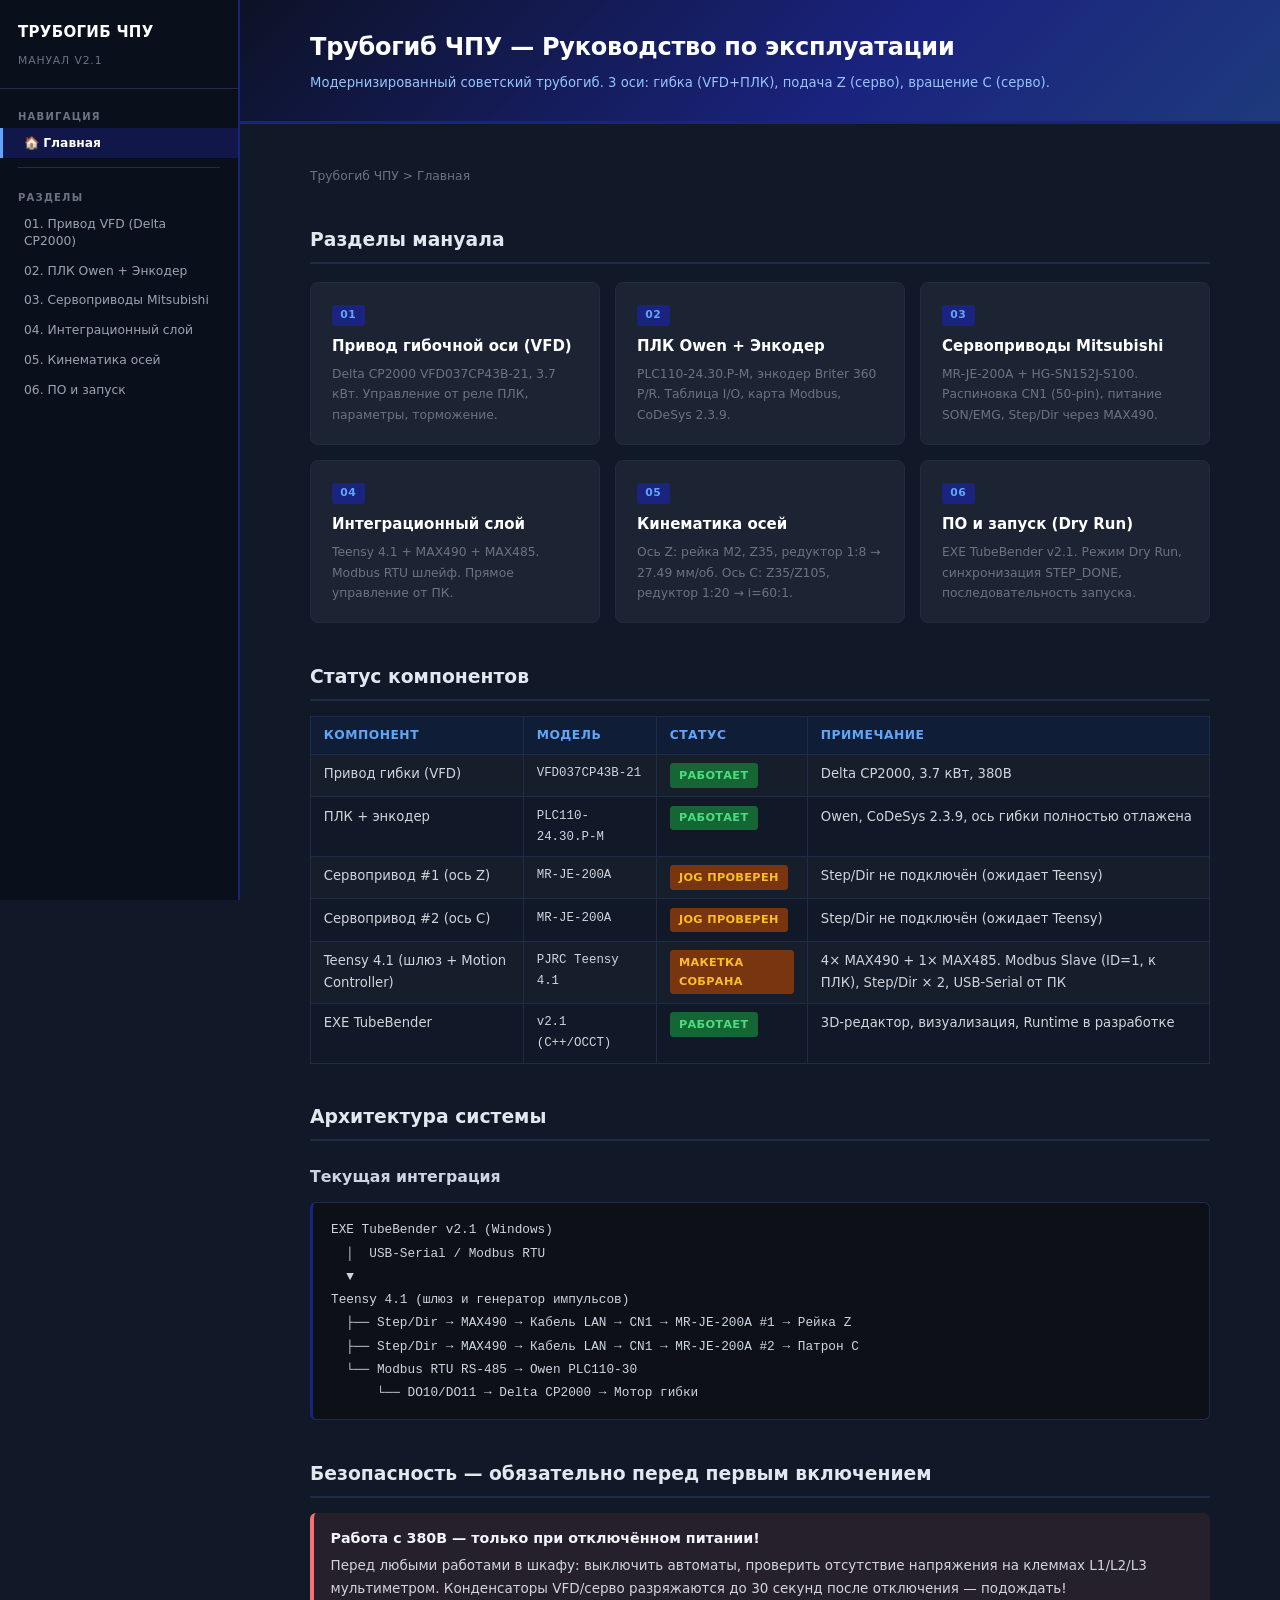
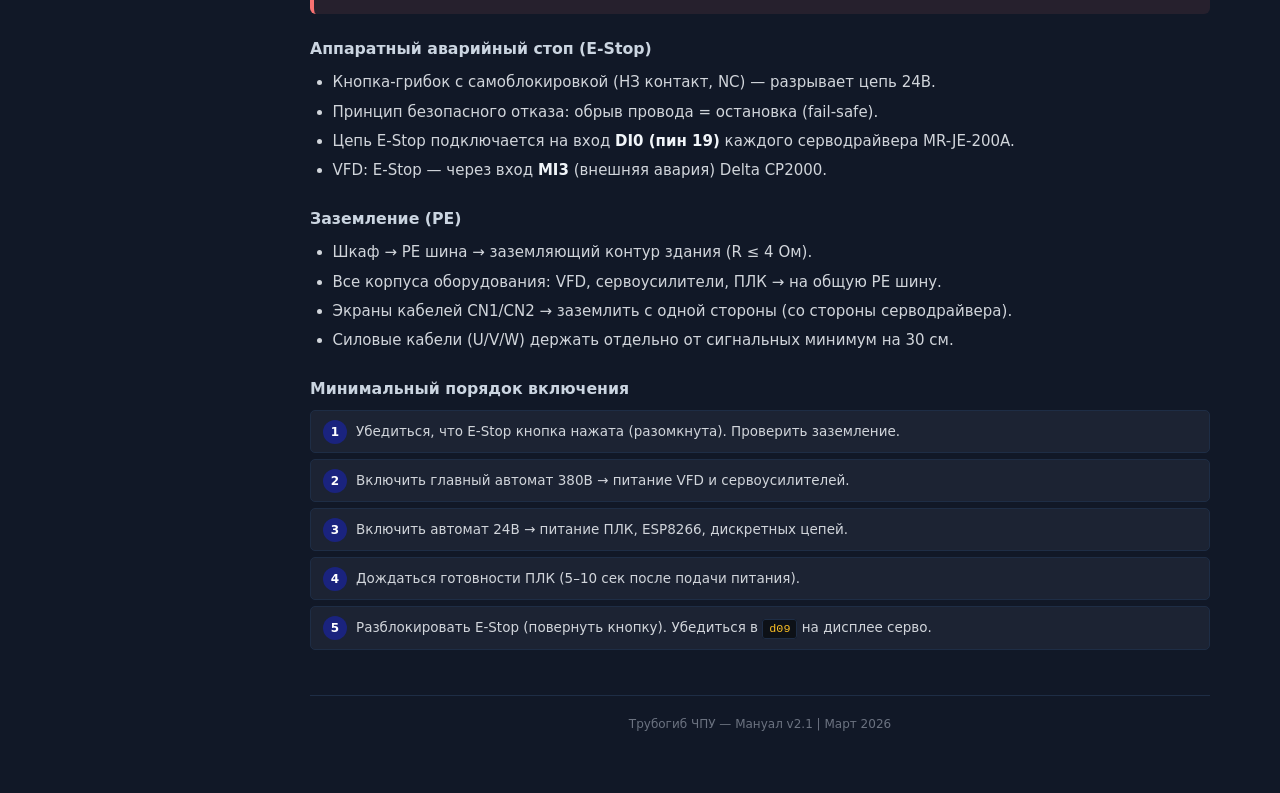
<file: Manual/index.html>
<!DOCTYPE html>
<html lang="ru">
<head>
  <meta charset="UTF-8">
  <meta name="viewport" content="width=device-width, initial-scale=1.0">
  <title>Главная — Трубогиб ЧПУ</title>
  <link rel="stylesheet" href="style.css">
</head>
<body>
<div class="page-wrapper">

  <nav class="sidebar">
    <div class="sidebar-logo">
      <strong>ТРУБОГИБ ЧПУ</strong>
      <span>Мануал v2.1</span>
    </div>
    <div class="sidebar-section">Навигация</div>
    <a href="index.html" class="active">&#127968; Главная</a>
    <div class="sidebar-divider"></div>
    <div class="sidebar-section">Разделы</div>
    <a href="01_vfd_delta_cp2000.html">01. Привод VFD (Delta CP2000)</a>
    <a href="02_plc_owen.html">02. ПЛК Owen + Энкодер</a>
    <a href="03_servo_mitsubishi.html">03. Сервоприводы Mitsubishi</a>
    <a href="04_control_bridge.html">04. Интеграционный слой</a>
    <a href="05_mechanics.html">05. Кинематика осей</a>
    <a href="06_software_runtime.html">06. ПО и запуск</a>
  </nav>

  <div class="main-content">
    <header>
      <div class="container">
        <h1>Трубогиб ЧПУ — Руководство по эксплуатации</h1>
        <div class="subtitle">Модернизированный советский трубогиб. 3 оси: гибка (VFD+ПЛК), подача Z (серво), вращение C (серво).</div>
      </div>
    </header>

    <div class="container">
      <nav class="breadcrumb">Трубогиб ЧПУ &gt; Главная</nav>

      <h2>Разделы мануала</h2>

      <div class="card-grid">
        <a href="01_vfd_delta_cp2000.html" class="card">
          <span class="card-num">01</span>
          <h3>Привод гибочной оси (VFD)</h3>
          <p>Delta CP2000 VFD037CP43B-21, 3.7 кВт. Управление от реле ПЛК, параметры, торможение.</p>
        </a>
        <a href="02_plc_owen.html" class="card">
          <span class="card-num">02</span>
          <h3>ПЛК Owen + Энкодер</h3>
          <p>PLC110-24.30.Р-М, энкодер Briter 360 P/R. Таблица I/O, карта Modbus, CoDeSys 2.3.9.</p>
        </a>
        <a href="03_servo_mitsubishi.html" class="card">
          <span class="card-num">03</span>
          <h3>Сервоприводы Mitsubishi</h3>
          <p>MR-JE-200A + HG-SN152J-S100. Распиновка CN1 (50-pin), питание SON/EMG, Step/Dir через MAX490.</p>
        </a>
        <a href="04_control_bridge.html" class="card">
          <span class="card-num">04</span>
          <h3>Интеграционный слой</h3>
          <p>Teensy 4.1 + MAX490 + MAX485. Modbus RTU шлейф. Прямое управление от ПК.</p>
        </a>
        <a href="05_mechanics.html" class="card">
          <span class="card-num">05</span>
          <h3>Кинематика осей</h3>
          <p>Ось Z: рейка M2, Z35, редуктор 1:8 → 27.49 мм/об. Ось C: Z35/Z105, редуктор 1:20 → i=60:1.</p>
        </a>
        <a href="06_software_runtime.html" class="card">
          <span class="card-num">06</span>
          <h3>ПО и запуск (Dry Run)</h3>
          <p>EXE TubeBender v2.1. Режим Dry Run, синхронизация STEP_DONE, последовательность запуска.</p>
        </a>
      </div>

      <h2>Статус компонентов</h2>
      <div class="table-wrap">
      <table>
        <tr><th>Компонент</th><th>Модель</th><th>Статус</th><th>Примечание</th></tr>
        <tr>
          <td>Привод гибки (VFD)</td>
          <td class="mono">VFD037CP43B-21</td>
          <td><span class="badge badge-ok">Работает</span></td>
          <td>Delta CP2000, 3.7 кВт, 380В</td>
        </tr>
        <tr>
          <td>ПЛК + энкодер</td>
          <td class="mono">PLC110-24.30.Р-М</td>
          <td><span class="badge badge-ok">Работает</span></td>
          <td>Owen, CoDeSys 2.3.9, ось гибки полностью отлажена</td>
        </tr>
        <tr>
          <td>Сервопривод #1 (ось Z)</td>
          <td class="mono">MR-JE-200A</td>
          <td><span class="badge badge-wip">JOG проверен</span></td>
          <td>Step/Dir не подключён (ожидает Teensy)</td>
        </tr>
        <tr>
          <td>Сервопривод #2 (ось C)</td>
          <td class="mono">MR-JE-200A</td>
          <td><span class="badge badge-wip">JOG проверен</span></td>
          <td>Step/Dir не подключён (ожидает Teensy)</td>
        </tr>
        <tr>
          <td>Teensy 4.1 (шлюз + Motion Controller)</td>
          <td class="mono">PJRC Teensy 4.1</td>
          <td><span class="badge badge-wip">Макетка собрана</span></td>
          <td>4&times; MAX490 + 1&times; MAX485. Modbus Slave (ID=1, к ПЛК), Step/Dir &times; 2, USB-Serial от ПК</td>
        </tr>
        <tr>
          <td>EXE TubeBender</td>
          <td class="mono">v2.1 (C++/OCCT)</td>
          <td><span class="badge badge-ok">Работает</span></td>
          <td>3D-редактор, визуализация, Runtime в разработке</td>
        </tr>
      </table>
      </div>

      <h2>Архитектура системы</h2>

      <h3>Текущая интеграция</h3>
      <pre><code>EXE TubeBender v2.1 (Windows)
  │  USB-Serial / Modbus RTU
  ▼
Teensy 4.1 (шлюз и генератор импульсов)
  ├── Step/Dir → MAX490 → Кабель LAN → CN1 → MR-JE-200A #1 → Рейка Z
  ├── Step/Dir → MAX490 → Кабель LAN → CN1 → MR-JE-200A #2 → Патрон C
  └── Modbus RTU RS-485 → Owen PLC110-30
      └── DO10/DO11 → Delta CP2000 → Мотор гибки
</code></pre>

      <h2>Безопасность — обязательно перед первым включением</h2>

      <div class="alert alert-danger">
        <strong>Работа с 380В — только при отключённом питании!</strong>
        Перед любыми работами в шкафу: выключить автоматы, проверить отсутствие
        напряжения на клеммах L1/L2/L3 мультиметром. Конденсаторы VFD/серво разряжаются
        до 30 секунд после отключения — подождать!
      </div>

      <h3>Аппаратный аварийный стоп (E-Stop)</h3>
      <ul>
        <li>Кнопка-грибок с самоблокировкой (НЗ контакт, NC) — разрывает цепь 24В.</li>
        <li>Принцип безопасного отказа: обрыв провода = остановка (fail-safe).</li>
        <li>Цепь E-Stop подключается на вход <strong>DI0 (пин 19)</strong> каждого серводрайвера MR-JE-200A.</li>
        <li>VFD: E-Stop — через вход <strong>MI3</strong> (внешняя авария) Delta CP2000.</li>
      </ul>

      <h3>Заземление (PE)</h3>
      <ul>
        <li>Шкаф → PE шина → заземляющий контур здания (R ≤ 4 Ом).</li>
        <li>Все корпуса оборудования: VFD, сервоусилители, ПЛК → на общую PE шину.</li>
        <li>Экраны кабелей CN1/CN2 → заземлить с одной стороны (со стороны серводрайвера).</li>
        <li>Силовые кабели (U/V/W) держать отдельно от сигнальных минимум на 30 см.</li>
      </ul>

      <h3>Минимальный порядок включения</h3>
      <div class="steps">
        <ol>
          <li>Убедиться, что E-Stop кнопка нажата (разомкнута). Проверить заземление.</li>
          <li>Включить главный автомат 380В → питание VFD и сервоусилителей.</li>
          <li>Включить автомат 24В → питание ПЛК, ESP8266, дискретных цепей.</li>
          <li>Дождаться готовности ПЛК (5–10 сек после подачи питания).</li>
          <li>Разблокировать E-Stop (повернуть кнопку). Убедиться в <code>d09</code> на дисплее серво.</li>
        </ol>
      </div>

      <footer>Трубогиб ЧПУ — Мануал v2.1 | Март 2026</footer>
    </div>
  </div>
</div>
</body>
</html>
</file>
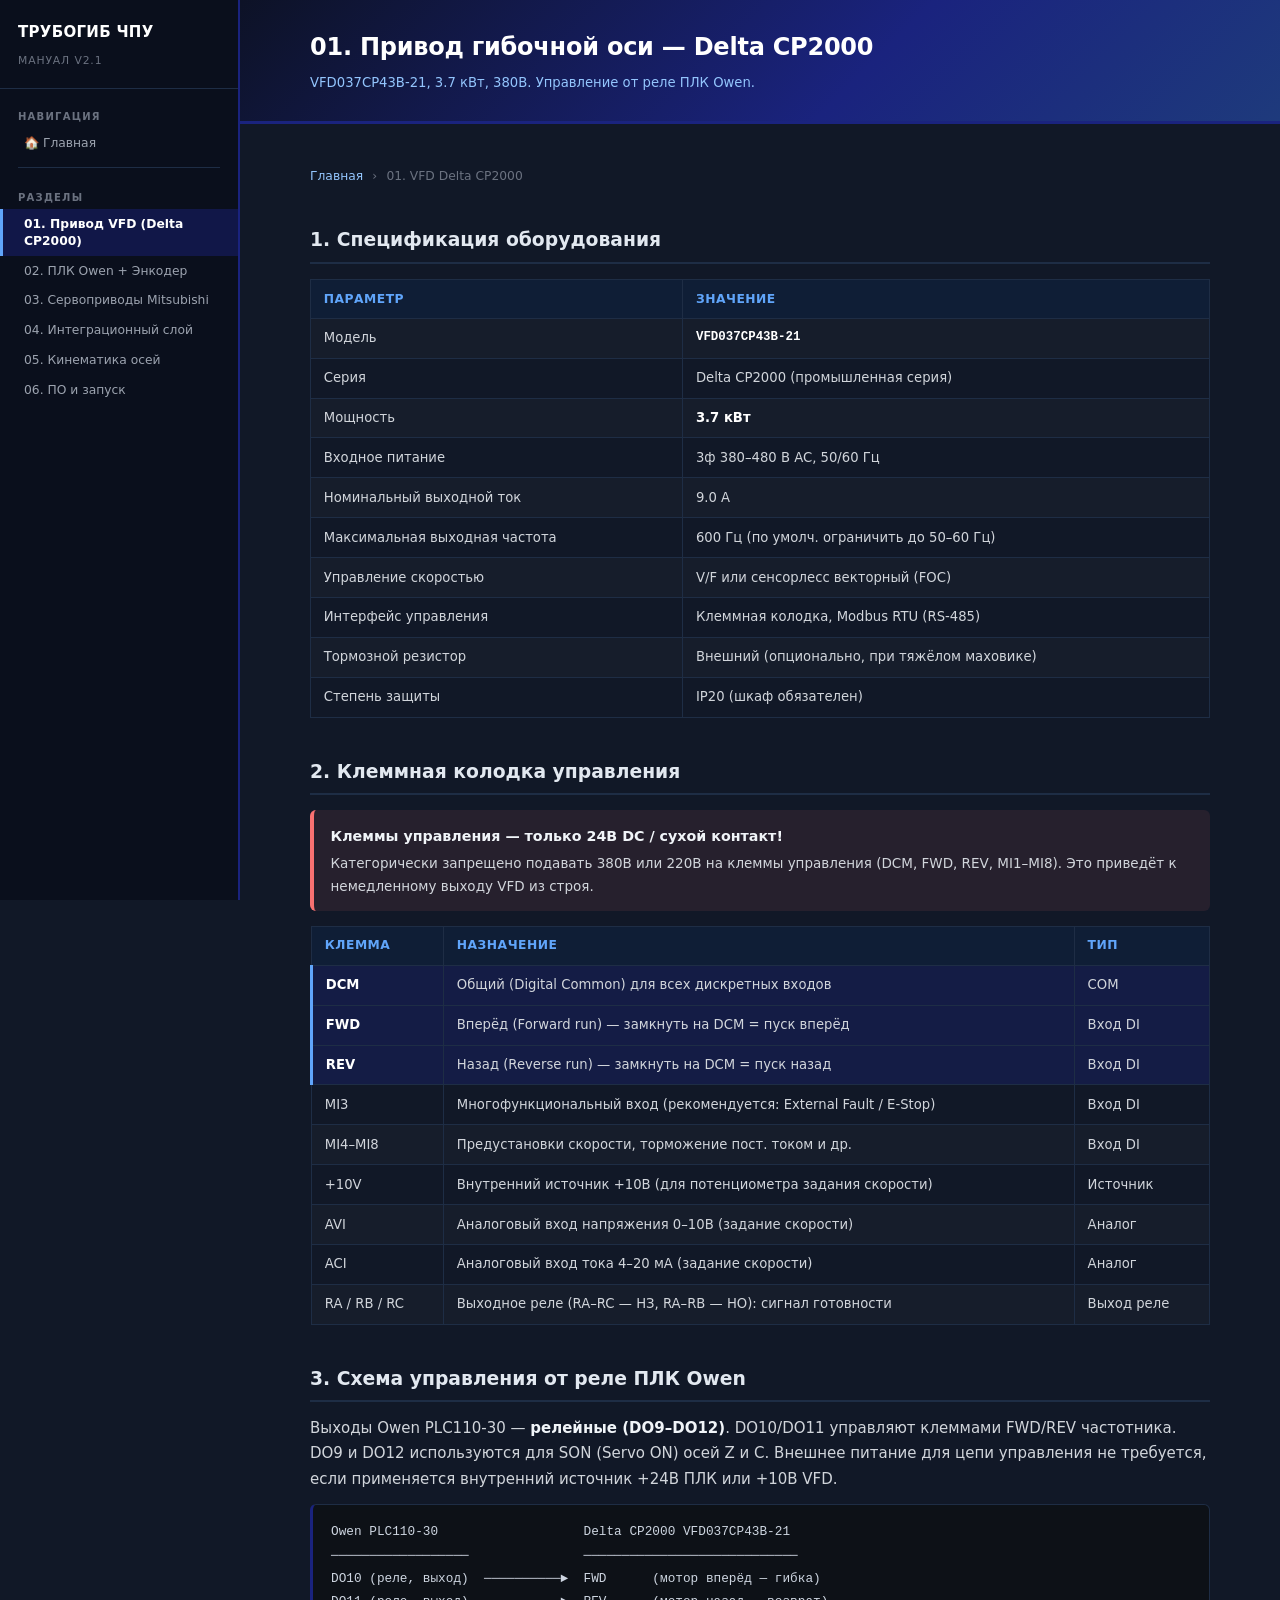
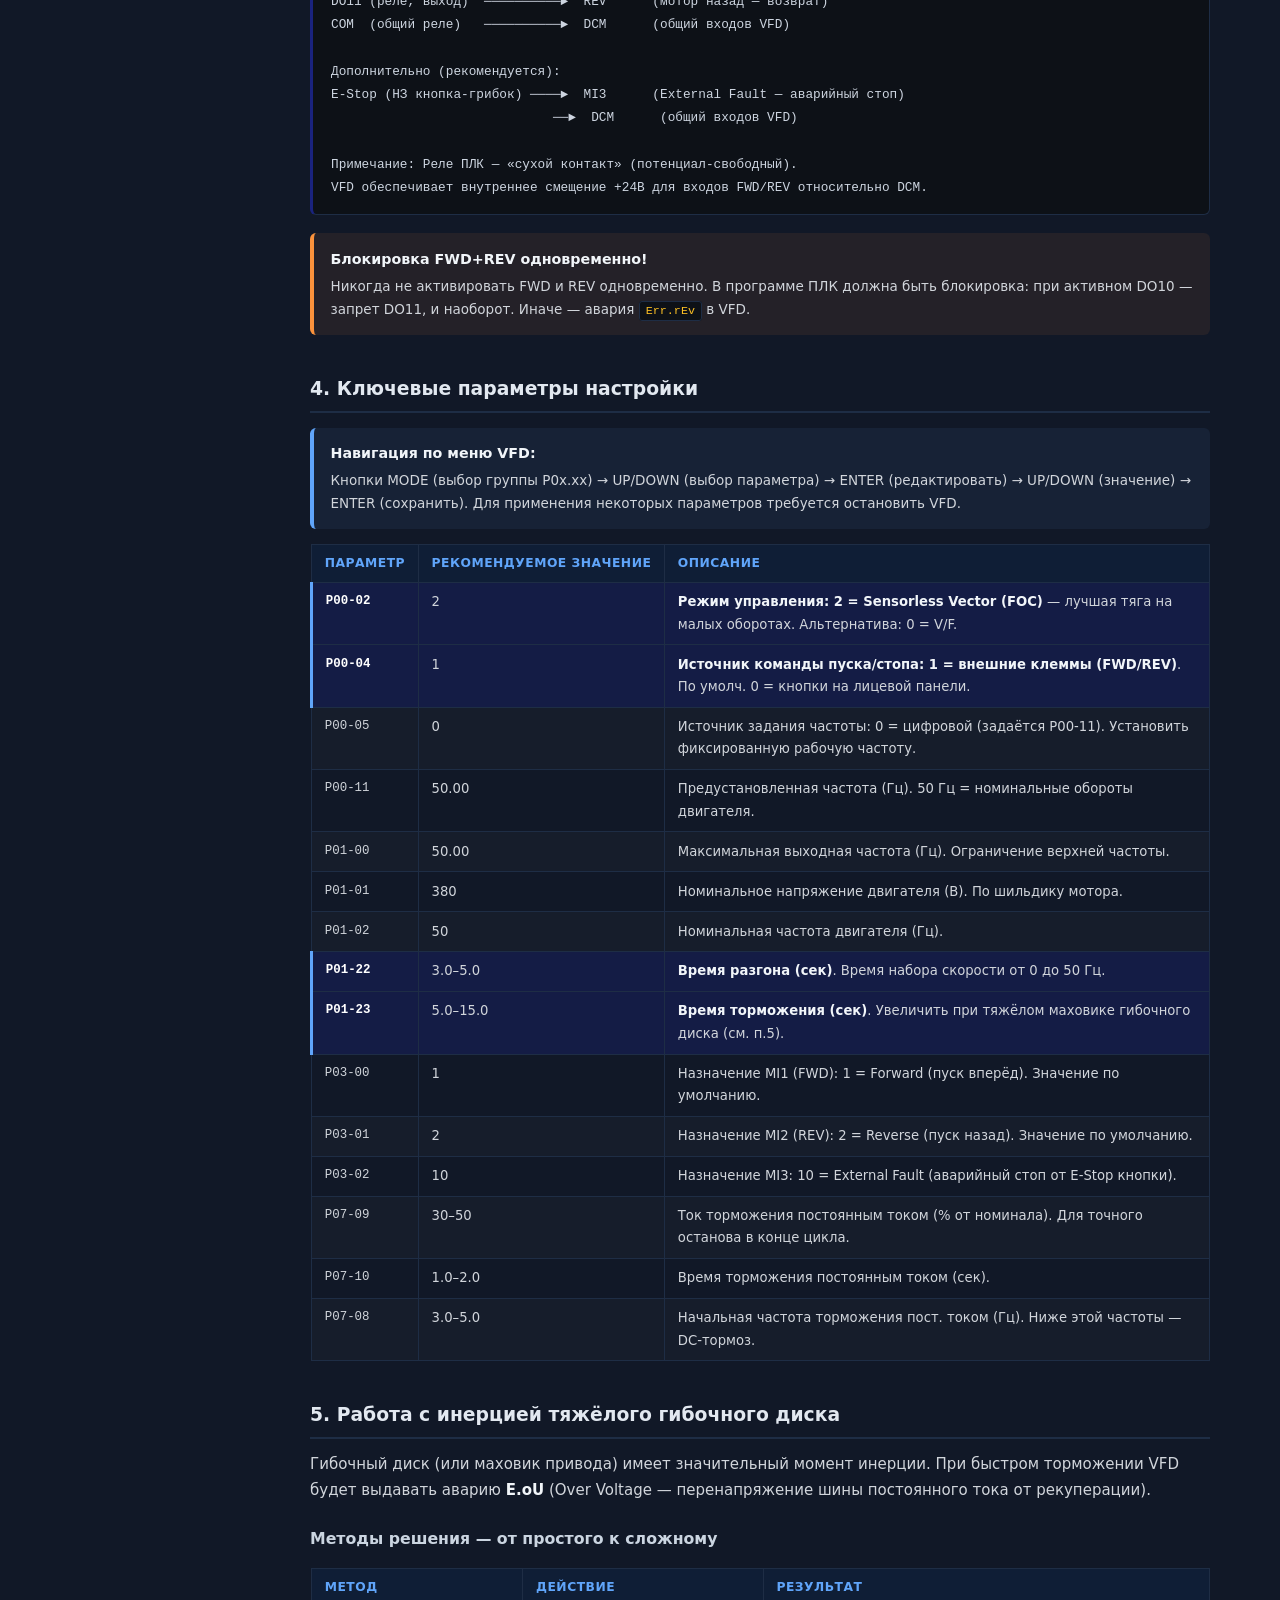
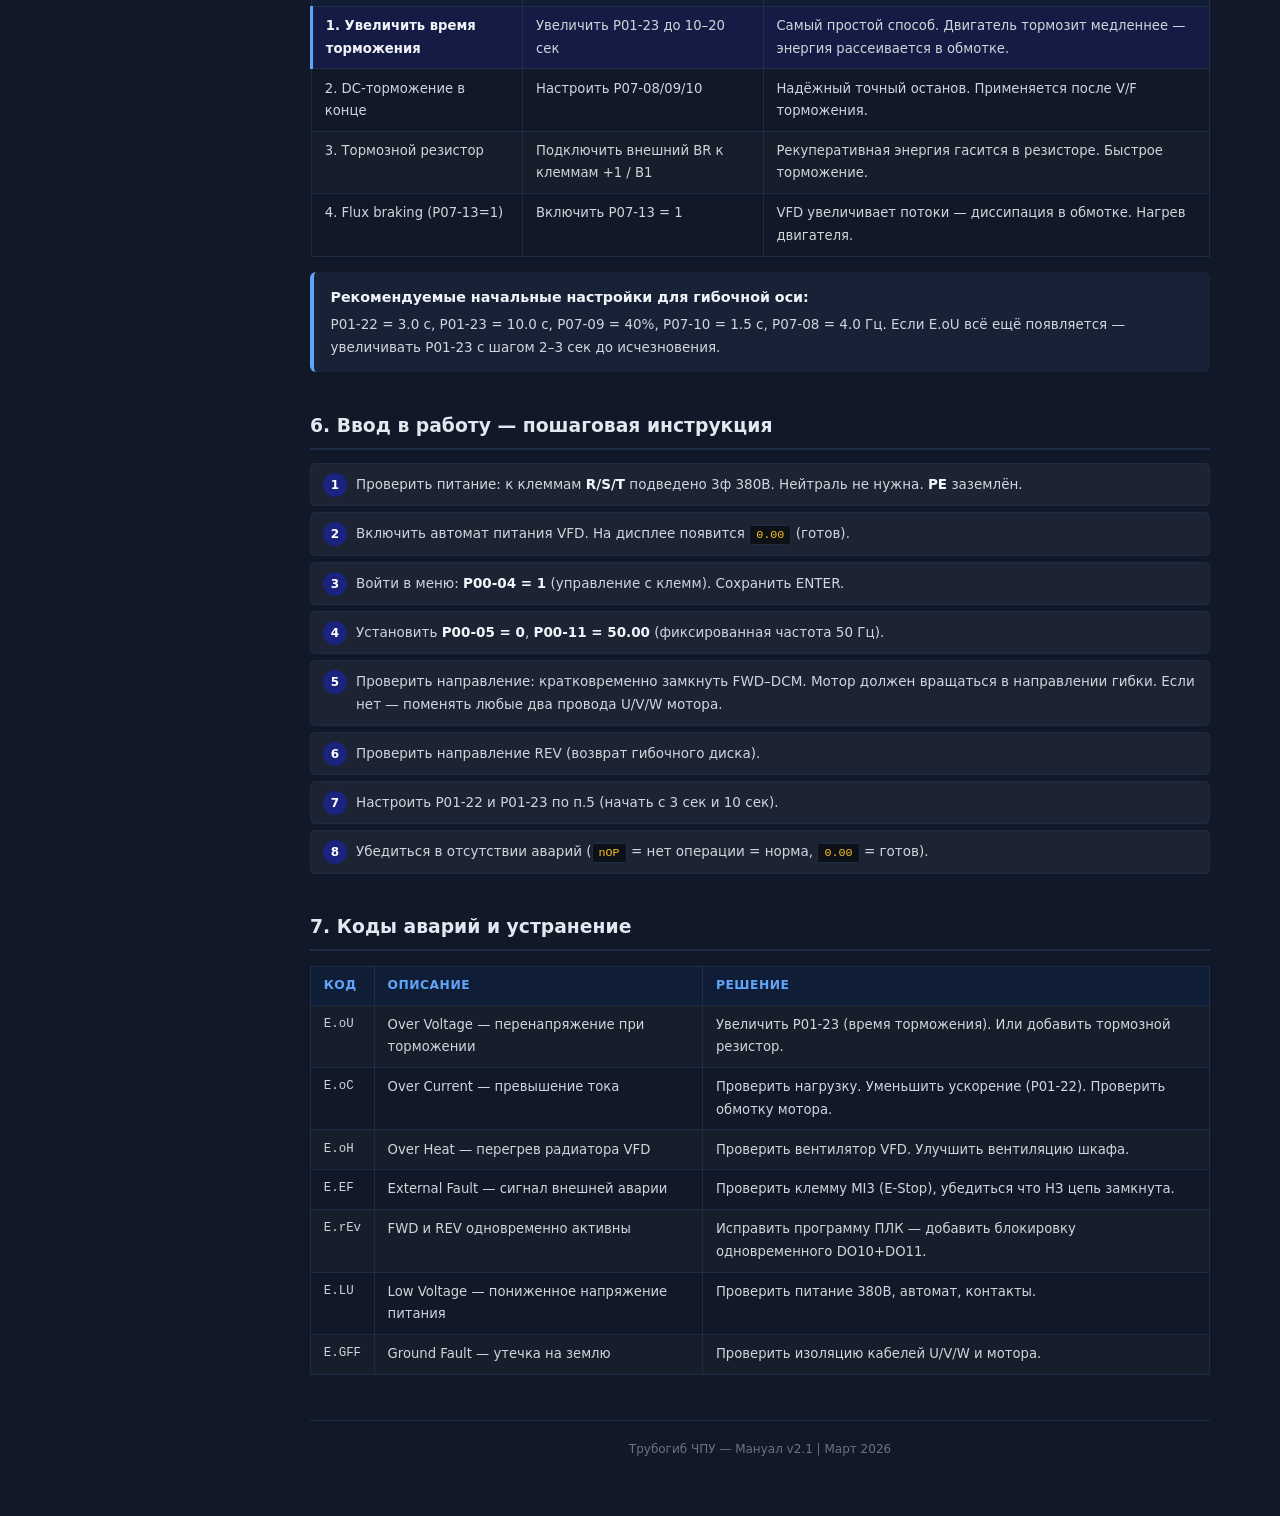
<file: Manual/01_vfd_delta_cp2000.html>
<!DOCTYPE html>
<html lang="ru">
<head>
  <meta charset="UTF-8">
  <meta name="viewport" content="width=device-width, initial-scale=1.0">
  <title>01. VFD Delta CP2000 — Трубогиб ЧПУ</title>
  <link rel="stylesheet" href="style.css">
</head>
<body>
<div class="page-wrapper">

  <nav class="sidebar">
    <div class="sidebar-logo">
      <strong>ТРУБОГИБ ЧПУ</strong>
      <span>Мануал v2.1</span>
    </div>
    <div class="sidebar-section">Навигация</div>
    <a href="index.html">&#127968; Главная</a>
    <div class="sidebar-divider"></div>
    <div class="sidebar-section">Разделы</div>
    <a href="01_vfd_delta_cp2000.html" class="active">01. Привод VFD (Delta CP2000)</a>
    <a href="02_plc_owen.html">02. ПЛК Owen + Энкодер</a>
    <a href="03_servo_mitsubishi.html">03. Сервоприводы Mitsubishi</a>
    <a href="04_control_bridge.html">04. Интеграционный слой</a>
    <a href="05_mechanics.html">05. Кинематика осей</a>
    <a href="06_software_runtime.html">06. ПО и запуск</a>
  </nav>

  <div class="main-content">
    <header>
      <div class="container">
        <h1>01. Привод гибочной оси — Delta CP2000</h1>
        <div class="subtitle">VFD037CP43B-21, 3.7 кВт, 380В. Управление от реле ПЛК Owen.</div>
      </div>
    </header>

    <div class="container">
      <nav class="breadcrumb">
        <a href="index.html">Главная</a> <span>&rsaquo;</span> 01. VFD Delta CP2000
      </nav>

      <h2>1. Спецификация оборудования</h2>
      <div class="table-wrap">
      <table>
        <tr><th>Параметр</th><th>Значение</th></tr>
        <tr><td>Модель</td><td class="bold mono">VFD037CP43B-21</td></tr>
        <tr><td>Серия</td><td>Delta CP2000 (промышленная серия)</td></tr>
        <tr><td>Мощность</td><td class="bold">3.7 кВт</td></tr>
        <tr><td>Входное питание</td><td>3ф 380–480 В AC, 50/60 Гц</td></tr>
        <tr><td>Номинальный выходной ток</td><td>9.0 А</td></tr>
        <tr><td>Максимальная выходная частота</td><td>600 Гц (по умолч. ограничить до 50–60 Гц)</td></tr>
        <tr><td>Управление скоростью</td><td>V/F или сенсорлесс векторный (FOC)</td></tr>
        <tr><td>Интерфейс управления</td><td>Клеммная колодка, Modbus RTU (RS-485)</td></tr>
        <tr><td>Тормозной резистор</td><td>Внешний (опционально, при тяжёлом маховике)</td></tr>
        <tr><td>Степень защиты</td><td>IP20 (шкаф обязателен)</td></tr>
      </table>
      </div>

      <h2>2. Клеммная колодка управления</h2>

      <div class="alert alert-danger">
        <strong>Клеммы управления — только 24В DC / сухой контакт!</strong>
        Категорически запрещено подавать 380В или 220В на клеммы управления (DCM, FWD, REV, MI1–MI8).
        Это приведёт к немедленному выходу VFD из строя.
      </div>

      <div class="table-wrap">
      <table>
        <tr><th>Клемма</th><th>Назначение</th><th>Тип</th></tr>
        <tr class="key-row">
          <td class="bold">DCM</td>
          <td>Общий (Digital Common) для всех дискретных входов</td>
          <td>COM</td>
        </tr>
        <tr class="key-row">
          <td class="bold">FWD</td>
          <td>Вперёд (Forward run) — замкнуть на DCM = пуск вперёд</td>
          <td>Вход DI</td>
        </tr>
        <tr class="key-row">
          <td class="bold">REV</td>
          <td>Назад (Reverse run) — замкнуть на DCM = пуск назад</td>
          <td>Вход DI</td>
        </tr>
        <tr><td>MI3</td><td>Многофункциональный вход (рекомендуется: External Fault / E-Stop)</td><td>Вход DI</td></tr>
        <tr><td>MI4–MI8</td><td>Предустановки скорости, торможение пост. током и др.</td><td>Вход DI</td></tr>
        <tr><td>+10V</td><td>Внутренний источник +10В (для потенциометра задания скорости)</td><td>Источник</td></tr>
        <tr><td>AVI</td><td>Аналоговый вход напряжения 0–10В (задание скорости)</td><td>Аналог</td></tr>
        <tr><td>ACI</td><td>Аналоговый вход тока 4–20 мА (задание скорости)</td><td>Аналог</td></tr>
        <tr><td>RA / RB / RC</td><td>Выходное реле (RA–RC — НЗ, RA–RB — НО): сигнал готовности</td><td>Выход реле</td></tr>
      </table>
      </div>

      <h2>3. Схема управления от реле ПЛК Owen</h2>

      <p>Выходы Owen PLC110-30 — <strong>релейные (DO9–DO12)</strong>. DO10/DO11 управляют клеммами FWD/REV частотника. DO9 и DO12 используются для SON (Servo ON) осей Z и C. Внешнее питание для цепи управления не требуется, если применяется внутренний источник +24В ПЛК или +10В VFD.</p>

      <pre><code>Owen PLC110-30                   Delta CP2000 VFD037CP43B-21
──────────────────               ────────────────────────────
DO10 (реле, выход)  ──────────►  FWD      (мотор вперёд — гибка)
DO11 (реле, выход)  ──────────►  REV      (мотор назад — возврат)
COM  (общий реле)   ──────────►  DCM      (общий входов VFD)

Дополнительно (рекомендуется):
E-Stop (НЗ кнопка-грибок) ────►  MI3      (External Fault — аварийный стоп)
                             ──►  DCM      (общий входов VFD)

Примечание: Реле ПЛК — «сухой контакт» (потенциал-свободный).
VFD обеспечивает внутреннее смещение +24В для входов FWD/REV относительно DCM.</code></pre>

      <div class="alert alert-warn">
        <strong>Блокировка FWD+REV одновременно!</strong>
        Никогда не активировать FWD и REV одновременно. В программе ПЛК должна быть блокировка:
        при активном DO10 — запрет DO11, и наоборот. Иначе — авария <code>Err.rEv</code> в VFD.
      </div>

      <h2>4. Ключевые параметры настройки</h2>

      <div class="alert alert-info">
        <strong>Навигация по меню VFD:</strong>
        Кнопки MODE (выбор группы P0x.xx) → UP/DOWN (выбор параметра) → ENTER (редактировать) → UP/DOWN (значение) → ENTER (сохранить).
        Для применения некоторых параметров требуется остановить VFD.
      </div>

      <div class="table-wrap">
      <table>
        <tr><th>Параметр</th><th>Рекомендуемое значение</th><th>Описание</th></tr>
        <tr class="key-row">
          <td class="mono bold">P00-02</td>
          <td>2</td>
          <td><strong>Режим управления: 2 = Sensorless Vector (FOC)</strong> — лучшая тяга на малых оборотах. Альтернатива: 0 = V/F.</td>
        </tr>
        <tr class="key-row">
          <td class="mono bold">P00-04</td>
          <td>1</td>
          <td><strong>Источник команды пуска/стопа: 1 = внешние клеммы (FWD/REV)</strong>. По умолч. 0 = кнопки на лицевой панели.</td>
        </tr>
        <tr>
          <td class="mono">P00-05</td>
          <td>0</td>
          <td>Источник задания частоты: 0 = цифровой (задаётся P00-11). Установить фиксированную рабочую частоту.</td>
        </tr>
        <tr>
          <td class="mono">P00-11</td>
          <td>50.00</td>
          <td>Предустановленная частота (Гц). 50 Гц = номинальные обороты двигателя.</td>
        </tr>
        <tr>
          <td class="mono">P01-00</td>
          <td>50.00</td>
          <td>Максимальная выходная частота (Гц). Ограничение верхней частоты.</td>
        </tr>
        <tr>
          <td class="mono">P01-01</td>
          <td>380</td>
          <td>Номинальное напряжение двигателя (В). По шильдику мотора.</td>
        </tr>
        <tr>
          <td class="mono">P01-02</td>
          <td>50</td>
          <td>Номинальная частота двигателя (Гц).</td>
        </tr>
        <tr class="key-row">
          <td class="mono bold">P01-22</td>
          <td>3.0–5.0</td>
          <td><strong>Время разгона (сек)</strong>. Время набора скорости от 0 до 50 Гц.</td>
        </tr>
        <tr class="key-row">
          <td class="mono bold">P01-23</td>
          <td>5.0–15.0</td>
          <td><strong>Время торможения (сек)</strong>. Увеличить при тяжёлом маховике гибочного диска (см. п.5).</td>
        </tr>
        <tr>
          <td class="mono">P03-00</td>
          <td>1</td>
          <td>Назначение MI1 (FWD): 1 = Forward (пуск вперёд). Значение по умолчанию.</td>
        </tr>
        <tr>
          <td class="mono">P03-01</td>
          <td>2</td>
          <td>Назначение MI2 (REV): 2 = Reverse (пуск назад). Значение по умолчанию.</td>
        </tr>
        <tr>
          <td class="mono">P03-02</td>
          <td>10</td>
          <td>Назначение MI3: 10 = External Fault (аварийный стоп от E-Stop кнопки).</td>
        </tr>
        <tr>
          <td class="mono">P07-09</td>
          <td>30–50</td>
          <td>Ток торможения постоянным током (% от номинала). Для точного останова в конце цикла.</td>
        </tr>
        <tr>
          <td class="mono">P07-10</td>
          <td>1.0–2.0</td>
          <td>Время торможения постоянным током (сек).</td>
        </tr>
        <tr>
          <td class="mono">P07-08</td>
          <td>3.0–5.0</td>
          <td>Начальная частота торможения пост. током (Гц). Ниже этой частоты — DC-тормоз.</td>
        </tr>
      </table>
      </div>

      <h2>5. Работа с инерцией тяжёлого гибочного диска</h2>

      <p>Гибочный диск (или маховик привода) имеет значительный момент инерции. При быстром торможении VFD будет выдавать аварию <strong>E.oU</strong> (Over Voltage — перенапряжение шины постоянного тока от рекуперации).</p>

      <h3>Методы решения — от простого к сложному</h3>

      <div class="table-wrap">
      <table>
        <tr><th>Метод</th><th>Действие</th><th>Результат</th></tr>
        <tr class="key-row">
          <td><strong>1. Увеличить время торможения</strong></td>
          <td>Увеличить P01-23 до 10–20 сек</td>
          <td>Самый простой способ. Двигатель тормозит медленнее — энергия рассеивается в обмотке.</td>
        </tr>
        <tr>
          <td>2. DC-торможение в конце</td>
          <td>Настроить P07-08/09/10</td>
          <td>Надёжный точный останов. Применяется после V/F торможения.</td>
        </tr>
        <tr>
          <td>3. Тормозной резистор</td>
          <td>Подключить внешний BR к клеммам +1 / B1</td>
          <td>Рекуперативная энергия гасится в резисторе. Быстрое торможение.</td>
        </tr>
        <tr>
          <td>4. Flux braking (P07-13=1)</td>
          <td>Включить P07-13 = 1</td>
          <td>VFD увеличивает потоки — диссипация в обмотке. Нагрев двигателя.</td>
        </tr>
      </table>
      </div>

      <div class="alert alert-info">
        <strong>Рекомендуемые начальные настройки для гибочной оси:</strong>
        P01-22 = 3.0 с, P01-23 = 10.0 с, P07-09 = 40%, P07-10 = 1.5 с, P07-08 = 4.0 Гц.
        Если E.oU всё ещё появляется — увеличивать P01-23 с шагом 2–3 сек до исчезновения.
      </div>

      <h2>6. Ввод в работу — пошаговая инструкция</h2>
      <div class="steps">
        <ol>
          <li>Проверить питание: к клеммам <strong>R/S/T</strong> подведено 3ф 380В. Нейтраль не нужна. <strong>PE</strong> заземлён.</li>
          <li>Включить автомат питания VFD. На дисплее появится <code>0.00</code> (готов).</li>
          <li>Войти в меню: <strong>P00-04 = 1</strong> (управление с клемм). Сохранить ENTER.</li>
          <li>Установить <strong>P00-05 = 0</strong>, <strong>P00-11 = 50.00</strong> (фиксированная частота 50 Гц).</li>
          <li>Проверить направление: кратковременно замкнуть FWD–DCM. Мотор должен вращаться в направлении гибки. Если нет — поменять любые два провода U/V/W мотора.</li>
          <li>Проверить направление REV (возврат гибочного диска).</li>
          <li>Настроить P01-22 и P01-23 по п.5 (начать с 3 сек и 10 сек).</li>
          <li>Убедиться в отсутствии аварий (<code>nOP</code> = нет операции = норма, <code>0.00</code> = готов).</li>
        </ol>
      </div>

      <h2>7. Коды аварий и устранение</h2>
      <div class="table-wrap">
      <table>
        <tr><th>Код</th><th>Описание</th><th>Решение</th></tr>
        <tr><td class="mono">E.oU</td><td>Over Voltage — перенапряжение при торможении</td><td>Увеличить P01-23 (время торможения). Или добавить тормозной резистор.</td></tr>
        <tr><td class="mono">E.oC</td><td>Over Current — превышение тока</td><td>Проверить нагрузку. Уменьшить ускорение (P01-22). Проверить обмотку мотора.</td></tr>
        <tr><td class="mono">E.oH</td><td>Over Heat — перегрев радиатора VFD</td><td>Проверить вентилятор VFD. Улучшить вентиляцию шкафа.</td></tr>
        <tr><td class="mono">E.EF</td><td>External Fault — сигнал внешней аварии</td><td>Проверить клемму MI3 (E-Stop), убедиться что НЗ цепь замкнута.</td></tr>
        <tr><td class="mono">E.rEv</td><td>FWD и REV одновременно активны</td><td>Исправить программу ПЛК — добавить блокировку одновременного DO10+DO11.</td></tr>
        <tr><td class="mono">E.LU</td><td>Low Voltage — пониженное напряжение питания</td><td>Проверить питание 380В, автомат, контакты.</td></tr>
        <tr><td class="mono">E.GFF</td><td>Ground Fault — утечка на землю</td><td>Проверить изоляцию кабелей U/V/W и мотора.</td></tr>
      </table>
      </div>

      <footer>Трубогиб ЧПУ — Мануал v2.1 | Март 2026</footer>
    </div>
  </div>
</div>
</body>
</html>
</file>
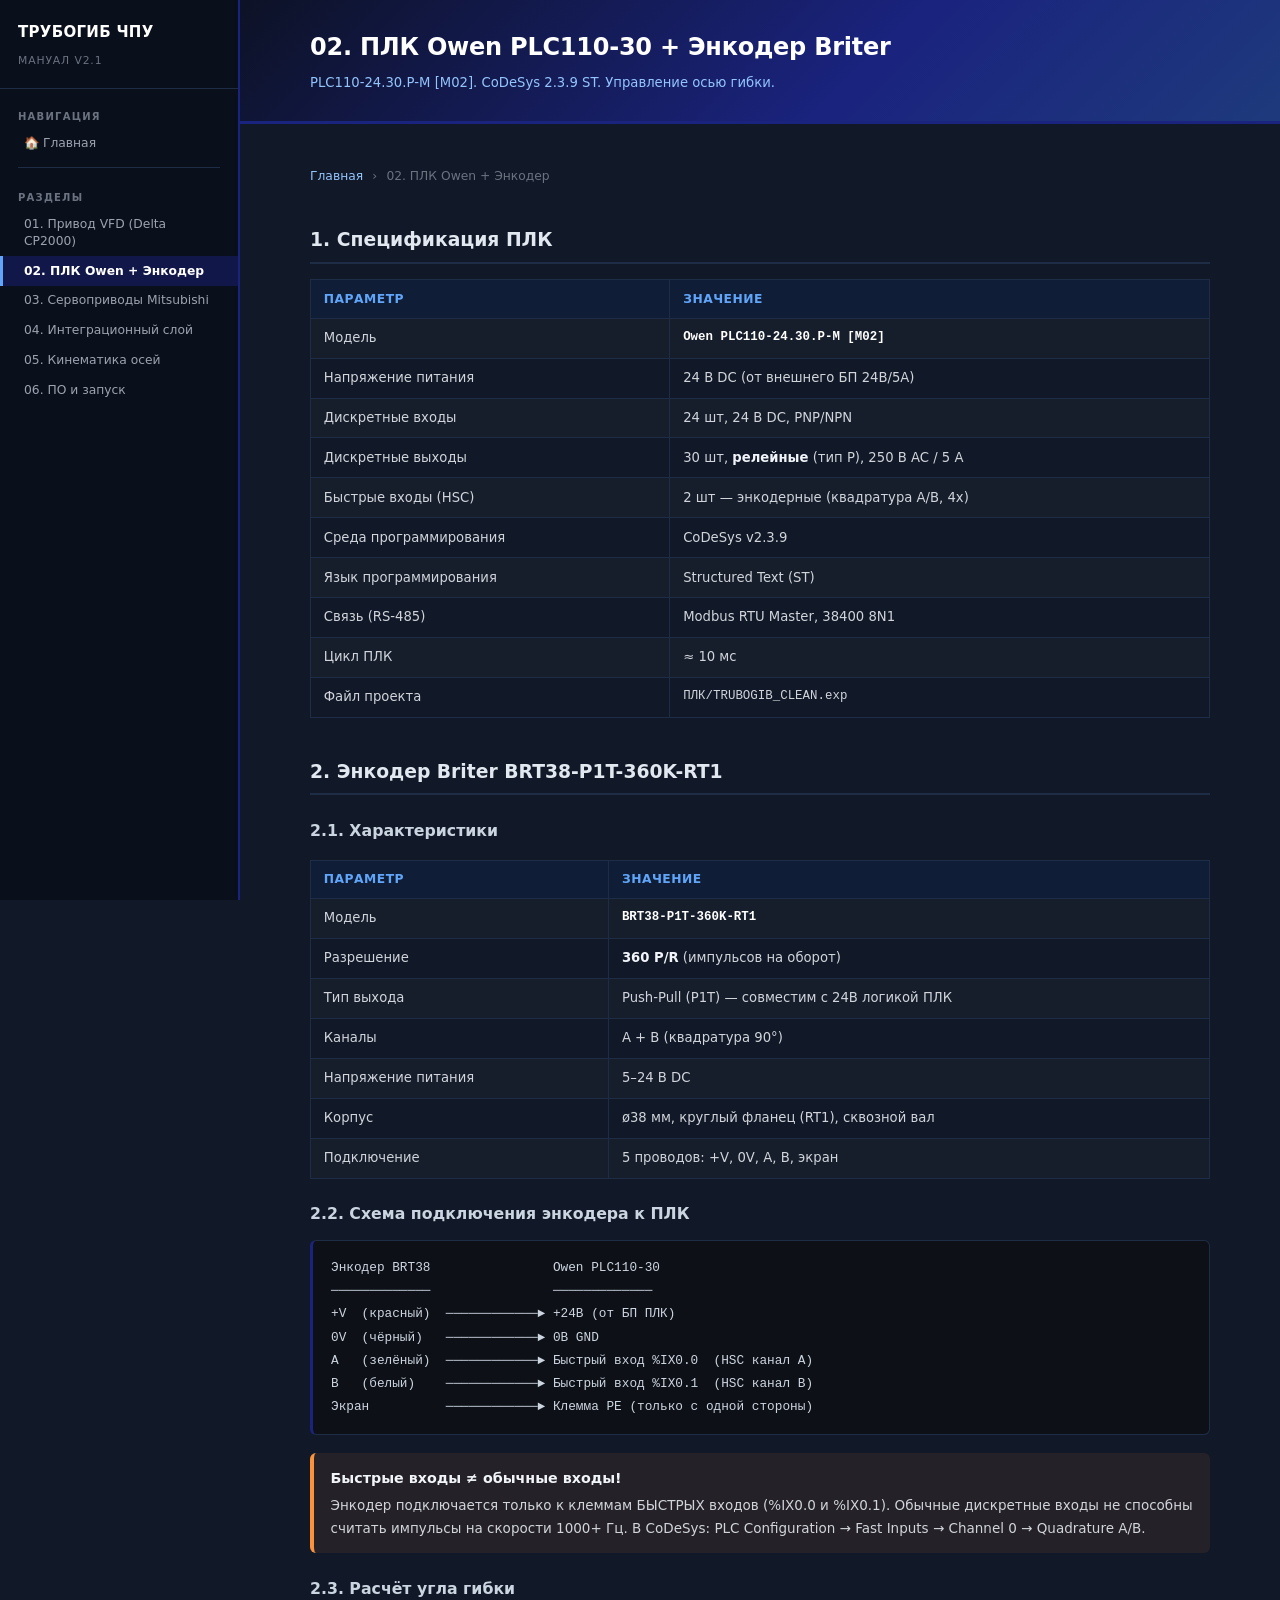
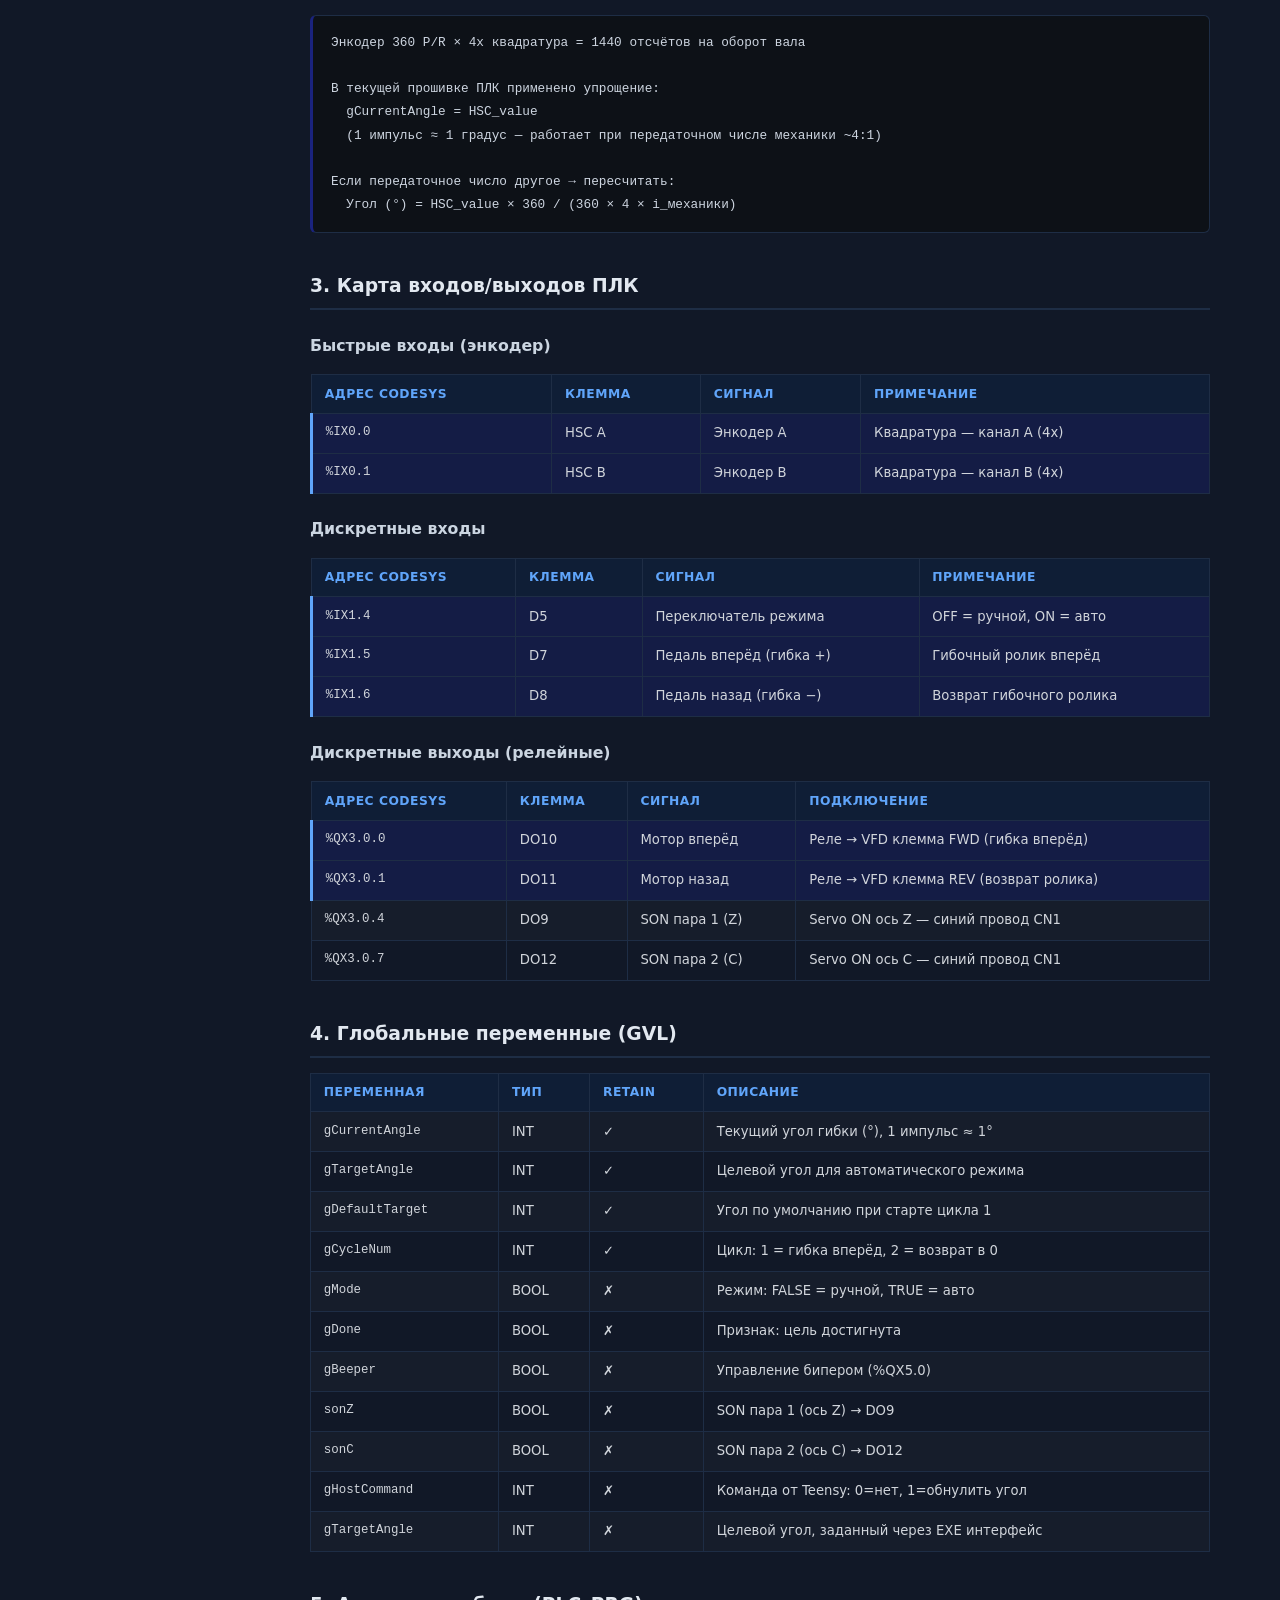
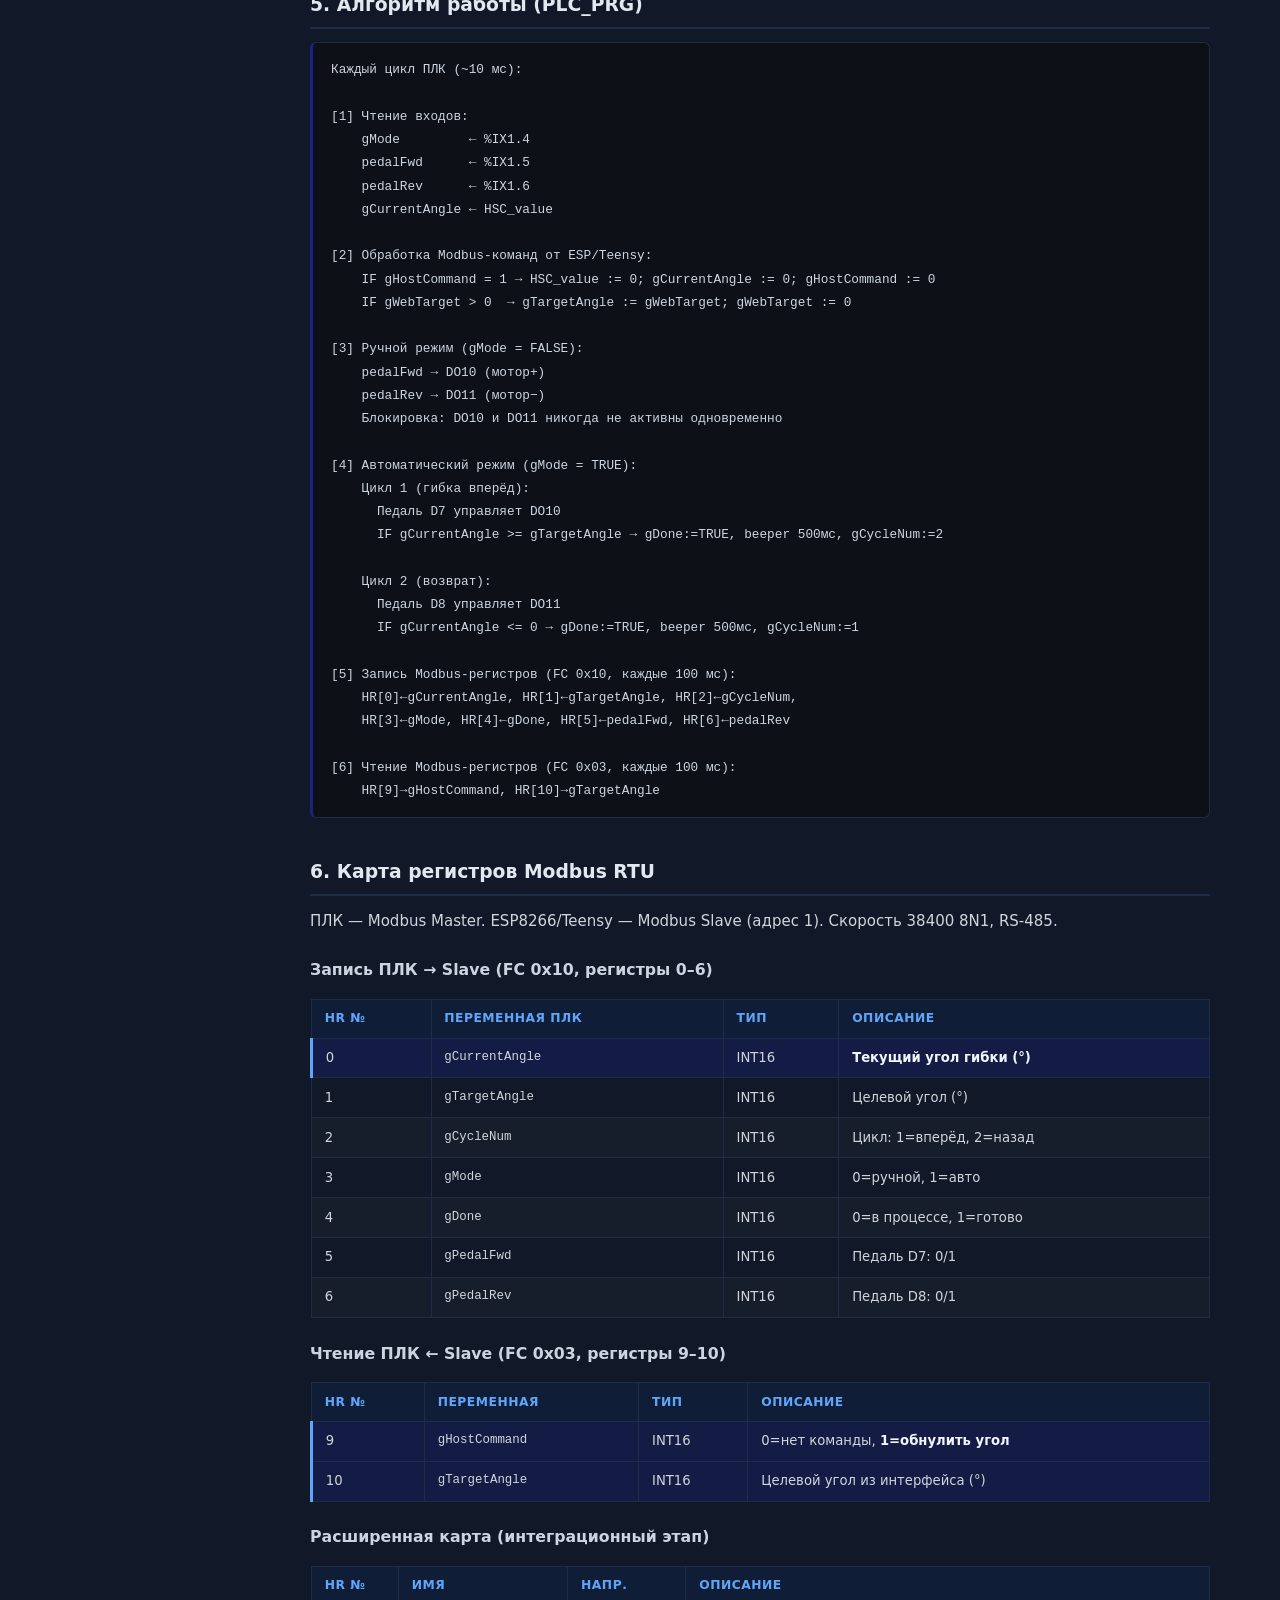
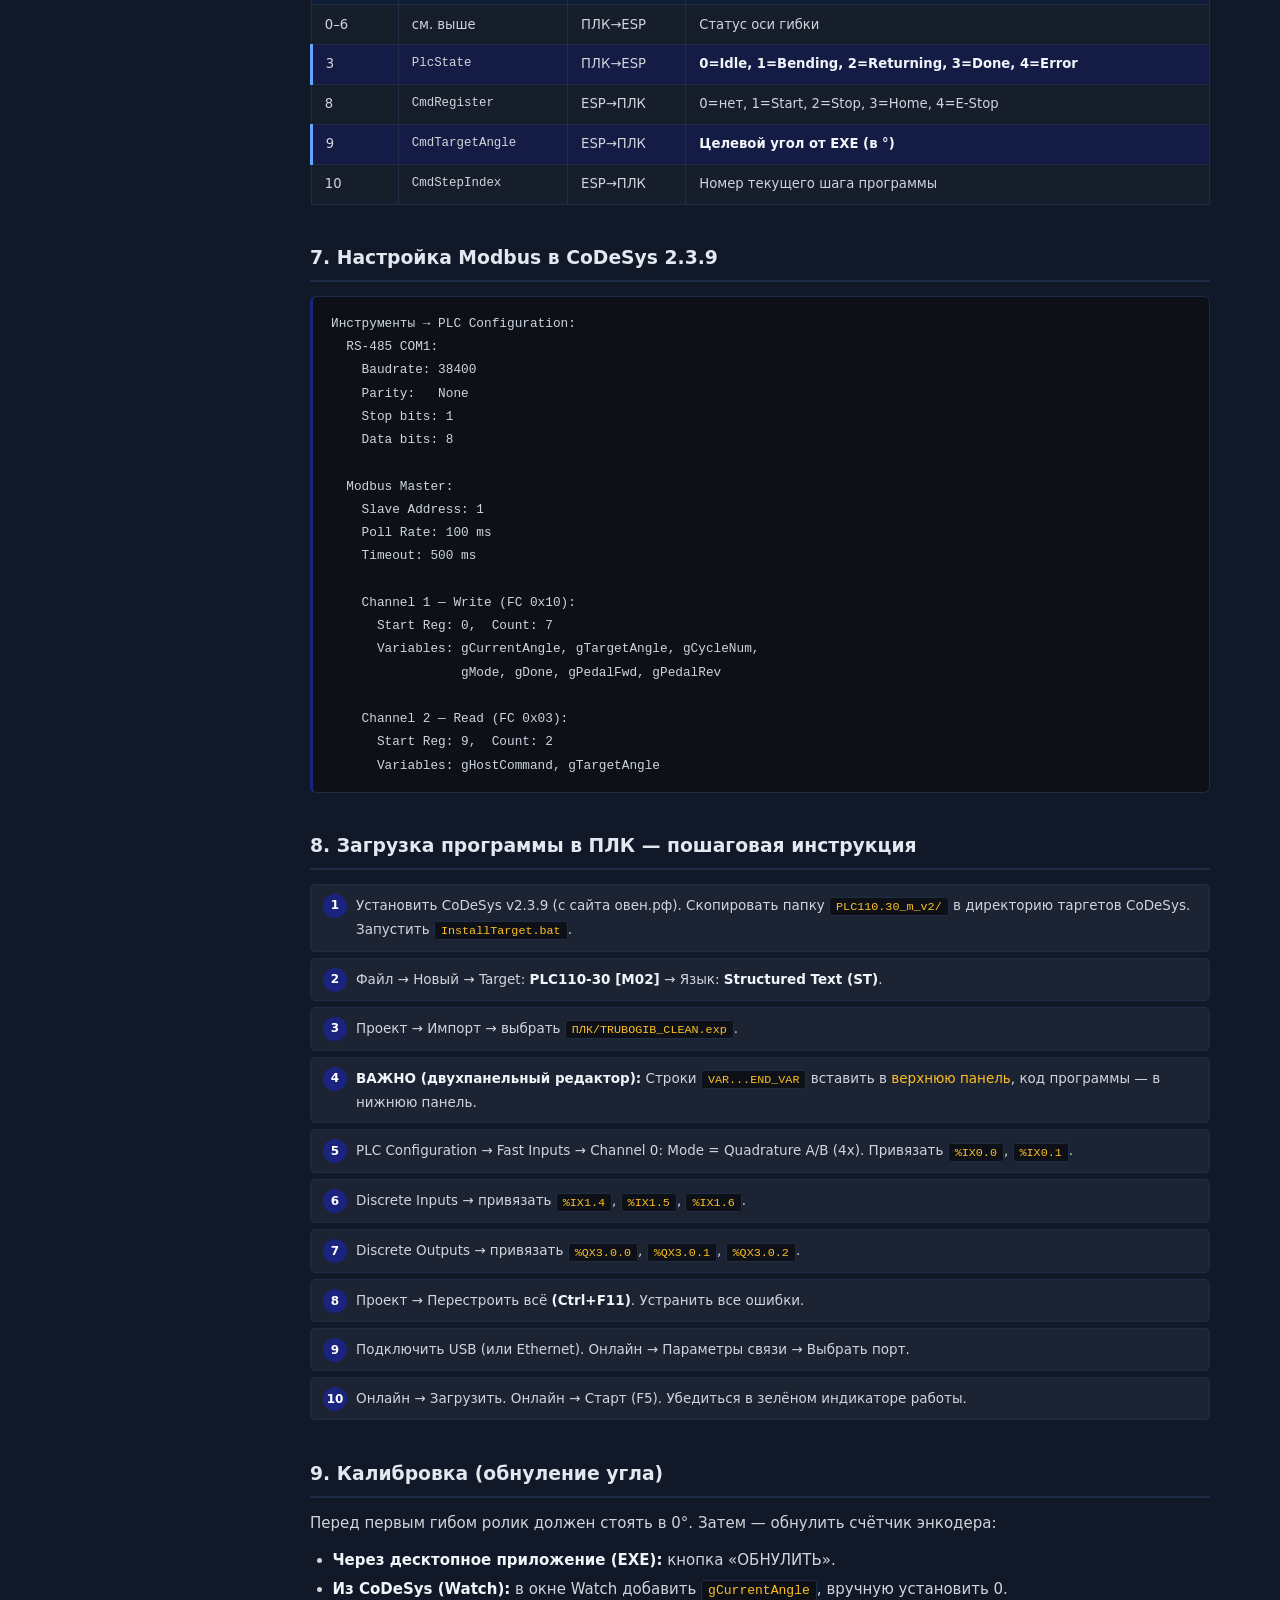
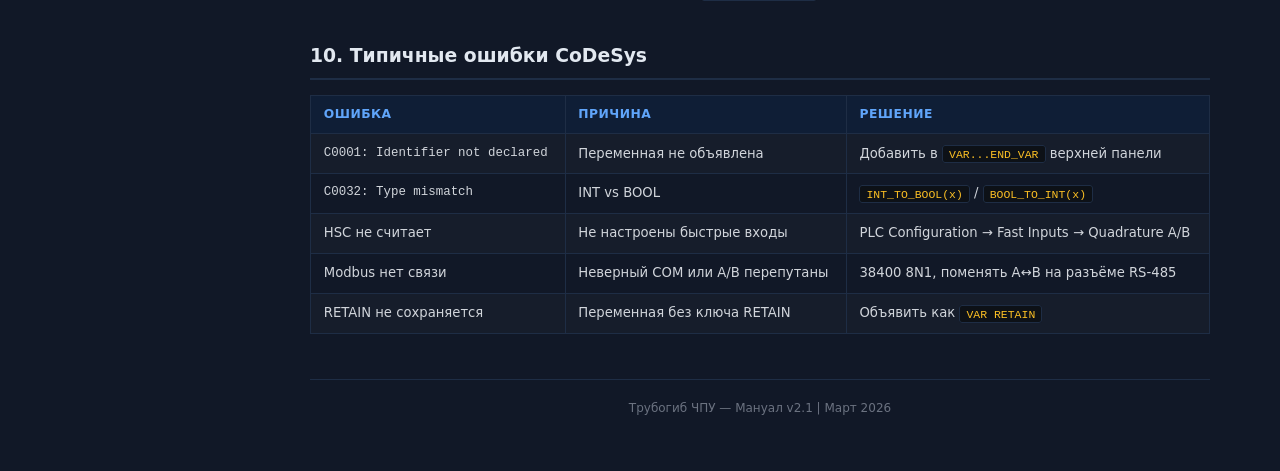
<file: Manual/02_plc_owen.html>
<!DOCTYPE html>
<html lang="ru">
<head>
  <meta charset="UTF-8">
  <meta name="viewport" content="width=device-width, initial-scale=1.0">
  <title>02. ПЛК Owen + Энкодер — Трубогиб ЧПУ</title>
  <link rel="stylesheet" href="style.css">
</head>
<body>
<div class="page-wrapper">

  <nav class="sidebar">
    <div class="sidebar-logo">
      <strong>ТРУБОГИБ ЧПУ</strong>
      <span>Мануал v2.1</span>
    </div>
    <div class="sidebar-section">Навигация</div>
    <a href="index.html">&#127968; Главная</a>
    <div class="sidebar-divider"></div>
    <div class="sidebar-section">Разделы</div>
    <a href="01_vfd_delta_cp2000.html">01. Привод VFD (Delta CP2000)</a>
    <a href="02_plc_owen.html" class="active">02. ПЛК Owen + Энкодер</a>
    <a href="03_servo_mitsubishi.html">03. Сервоприводы Mitsubishi</a>
    <a href="04_control_bridge.html">04. Интеграционный слой</a>
    <a href="05_mechanics.html">05. Кинематика осей</a>
    <a href="06_software_runtime.html">06. ПО и запуск</a>
  </nav>

  <div class="main-content">
    <header>
      <div class="container">
        <h1>02. ПЛК Owen PLC110-30 + Энкодер Briter</h1>
        <div class="subtitle">PLC110-24.30.Р-М [M02]. CoDeSys 2.3.9 ST. Управление осью гибки.</div>
      </div>
    </header>

    <div class="container">
      <nav class="breadcrumb">
        <a href="index.html">Главная</a> <span>&rsaquo;</span> 02. ПЛК Owen + Энкодер
      </nav>

      <h2>1. Спецификация ПЛК</h2>
      <div class="table-wrap">
      <table>
        <tr><th>Параметр</th><th>Значение</th></tr>
        <tr><td>Модель</td><td class="bold mono">Owen PLC110-24.30.Р-М [M02]</td></tr>
        <tr><td>Напряжение питания</td><td>24 В DC (от внешнего БП 24В/5А)</td></tr>
        <tr><td>Дискретные входы</td><td>24 шт, 24 В DC, PNP/NPN</td></tr>
        <tr><td>Дискретные выходы</td><td>30 шт, <strong>релейные</strong> (тип Р), 250 В AC / 5 А</td></tr>
        <tr><td>Быстрые входы (HSC)</td><td>2 шт — энкодерные (квадратура A/B, 4x)</td></tr>
        <tr><td>Среда программирования</td><td>CoDeSys v2.3.9</td></tr>
        <tr><td>Язык программирования</td><td>Structured Text (ST)</td></tr>
        <tr><td>Связь (RS-485)</td><td>Modbus RTU Master, 38400 8N1</td></tr>
        <tr><td>Цикл ПЛК</td><td>≈ 10 мс</td></tr>
        <tr><td>Файл проекта</td><td class="mono">ПЛК/TRUBOGIB_CLEAN.exp</td></tr>
      </table>
      </div>

      <h2>2. Энкодер Briter BRT38-P1T-360K-RT1</h2>

      <h3>2.1. Характеристики</h3>
      <div class="table-wrap">
      <table>
        <tr><th>Параметр</th><th>Значение</th></tr>
        <tr><td>Модель</td><td class="bold mono">BRT38-P1T-360K-RT1</td></tr>
        <tr><td>Разрешение</td><td><strong>360 P/R</strong> (импульсов на оборот)</td></tr>
        <tr><td>Тип выхода</td><td>Push-Pull (P1T) — совместим с 24В логикой ПЛК</td></tr>
        <tr><td>Каналы</td><td>A + B (квадратура 90°)</td></tr>
        <tr><td>Напряжение питания</td><td>5–24 В DC</td></tr>
        <tr><td>Корпус</td><td>ø38 мм, круглый фланец (RT1), сквозной вал</td></tr>
        <tr><td>Подключение</td><td>5 проводов: +V, 0V, A, B, экран</td></tr>
      </table>
      </div>

      <h3>2.2. Схема подключения энкодера к ПЛК</h3>
      <pre><code>Энкодер BRT38                Owen PLC110-30
─────────────                ─────────────
+V  (красный)  ────────────► +24В (от БП ПЛК)
0V  (чёрный)   ────────────► 0В GND
A   (зелёный)  ────────────► Быстрый вход %IX0.0  (HSC канал A)
B   (белый)    ────────────► Быстрый вход %IX0.1  (HSC канал B)
Экран          ────────────► Клемма PE (только с одной стороны)</code></pre>

      <div class="alert alert-warn">
        <strong>Быстрые входы ≠ обычные входы!</strong>
        Энкодер подключается только к клеммам БЫСТРЫХ входов (%IX0.0 и %IX0.1).
        Обычные дискретные входы не способны считать импульсы на скорости 1000+ Гц.
        В CoDeSys: PLC Configuration → Fast Inputs → Channel 0 → Quadrature A/B.
      </div>

      <h3>2.3. Расчёт угла гибки</h3>
      <pre><code>Энкодер 360 P/R × 4x квадратура = 1440 отсчётов на оборот вала

В текущей прошивке ПЛК применено упрощение:
  gCurrentAngle = HSC_value
  (1 импульс ≈ 1 градус — работает при передаточном числе механики ~4:1)

Если передаточное число другое → пересчитать:
  Угол (°) = HSC_value × 360 / (360 × 4 × i_механики)</code></pre>

      <h2>3. Карта входов/выходов ПЛК</h2>

      <h3>Быстрые входы (энкодер)</h3>
      <div class="table-wrap">
      <table>
        <tr><th>Адрес CoDeSys</th><th>Клемма</th><th>Сигнал</th><th>Примечание</th></tr>
        <tr class="key-row">
          <td class="mono">%IX0.0</td><td>HSC A</td><td>Энкодер A</td><td>Квадратура — канал A (4x)</td>
        </tr>
        <tr class="key-row">
          <td class="mono">%IX0.1</td><td>HSC B</td><td>Энкодер B</td><td>Квадратура — канал B (4x)</td>
        </tr>
      </table>
      </div>

      <h3>Дискретные входы</h3>
      <div class="table-wrap">
      <table>
        <tr><th>Адрес CoDeSys</th><th>Клемма</th><th>Сигнал</th><th>Примечание</th></tr>
        <tr class="key-row">
          <td class="mono">%IX1.4</td><td>D5</td><td>Переключатель режима</td><td>OFF = ручной, ON = авто</td>
        </tr>
        <tr class="key-row">
          <td class="mono">%IX1.5</td><td>D7</td><td>Педаль вперёд (гибка +)</td><td>Гибочный ролик вперёд</td>
        </tr>
        <tr class="key-row">
          <td class="mono">%IX1.6</td><td>D8</td><td>Педаль назад (гибка −)</td><td>Возврат гибочного ролика</td>
        </tr>
      </table>
      </div>

      <h3>Дискретные выходы (релейные)</h3>
      <div class="table-wrap">
      <table>
        <tr><th>Адрес CoDeSys</th><th>Клемма</th><th>Сигнал</th><th>Подключение</th></tr>
        <tr class="key-row">
          <td class="mono">%QX3.0.0</td><td>DO10</td><td>Мотор вперёд</td><td>Реле → VFD клемма FWD (гибка вперёд)</td>
        </tr>
        <tr class="key-row">
          <td class="mono">%QX3.0.1</td><td>DO11</td><td>Мотор назад</td><td>Реле → VFD клемма REV (возврат ролика)</td>
        </tr>
        <tr>
          <td class="mono">%QX3.0.4</td><td>DO9</td><td>SON пара 1 (Z)</td><td>Servo ON ось Z — синий провод CN1</td>
        </tr>
        <tr>
          <td class="mono">%QX3.0.7</td><td>DO12</td><td>SON пара 2 (C)</td><td>Servo ON ось C — синий провод CN1</td>
        </tr>
      </table>
      </div>

      <h2>4. Глобальные переменные (GVL)</h2>
      <div class="table-wrap">
      <table>
        <tr><th>Переменная</th><th>Тип</th><th>RETAIN</th><th>Описание</th></tr>
        <tr><td class="mono">gCurrentAngle</td><td>INT</td><td>✓</td><td>Текущий угол гибки (°), 1 импульс ≈ 1°</td></tr>
        <tr><td class="mono">gTargetAngle</td><td>INT</td><td>✓</td><td>Целевой угол для автоматического режима</td></tr>
        <tr><td class="mono">gDefaultTarget</td><td>INT</td><td>✓</td><td>Угол по умолчанию при старте цикла 1</td></tr>
        <tr><td class="mono">gCycleNum</td><td>INT</td><td>✓</td><td>Цикл: 1 = гибка вперёд, 2 = возврат в 0</td></tr>
        <tr><td class="mono">gMode</td><td>BOOL</td><td>✗</td><td>Режим: FALSE = ручной, TRUE = авто</td></tr>
        <tr><td class="mono">gDone</td><td>BOOL</td><td>✗</td><td>Признак: цель достигнута</td></tr>
        <tr><td class="mono">gBeeper</td><td>BOOL</td><td>✗</td><td>Управление бипером (%QX5.0)</td></tr>
        <tr><td class="mono">sonZ</td><td>BOOL</td><td>✗</td><td>SON пара 1 (ось Z) → DO9</td></tr>
        <tr><td class="mono">sonC</td><td>BOOL</td><td>✗</td><td>SON пара 2 (ось C) → DO12</td></tr>
        <tr><td class="mono">gHostCommand</td><td>INT</td><td>✗</td><td>Команда от Teensy: 0=нет, 1=обнулить угол</td></tr>
        <tr><td class="mono">gTargetAngle</td><td>INT</td><td>✗</td><td>Целевой угол, заданный через EXE интерфейс</td></tr>
      </table>
      </div>

      <h2>5. Алгоритм работы (PLC_PRG)</h2>
      <pre><code>Каждый цикл ПЛК (~10 мс):

[1] Чтение входов:
    gMode         ← %IX1.4
    pedalFwd      ← %IX1.5
    pedalRev      ← %IX1.6
    gCurrentAngle ← HSC_value

[2] Обработка Modbus-команд от ESP/Teensy:
    IF gHostCommand = 1 → HSC_value := 0; gCurrentAngle := 0; gHostCommand := 0
    IF gWebTarget > 0  → gTargetAngle := gWebTarget; gWebTarget := 0

[3] Ручной режим (gMode = FALSE):
    pedalFwd → DO10 (мотор+)
    pedalRev → DO11 (мотор−)
    Блокировка: DO10 и DO11 никогда не активны одновременно

[4] Автоматический режим (gMode = TRUE):
    Цикл 1 (гибка вперёд):
      Педаль D7 управляет DO10
      IF gCurrentAngle >= gTargetAngle → gDone:=TRUE, beeper 500мс, gCycleNum:=2

    Цикл 2 (возврат):
      Педаль D8 управляет DO11
      IF gCurrentAngle <= 0 → gDone:=TRUE, beeper 500мс, gCycleNum:=1

[5] Запись Modbus-регистров (FC 0x10, каждые 100 мс):
    HR[0]←gCurrentAngle, HR[1]←gTargetAngle, HR[2]←gCycleNum,
    HR[3]←gMode, HR[4]←gDone, HR[5]←pedalFwd, HR[6]←pedalRev

[6] Чтение Modbus-регистров (FC 0x03, каждые 100 мс):
    HR[9]→gHostCommand, HR[10]→gTargetAngle</code></pre>

      <h2>6. Карта регистров Modbus RTU</h2>

      <p>ПЛК — Modbus Master. ESP8266/Teensy — Modbus Slave (адрес 1). Скорость 38400 8N1, RS-485.</p>

      <h3>Запись ПЛК → Slave (FC 0x10, регистры 0–6)</h3>
      <div class="table-wrap">
      <table>
        <tr><th>HR №</th><th>Переменная ПЛК</th><th>Тип</th><th>Описание</th></tr>
        <tr class="key-row"><td>0</td><td class="mono">gCurrentAngle</td><td>INT16</td><td><strong>Текущий угол гибки (°)</strong></td></tr>
        <tr><td>1</td><td class="mono">gTargetAngle</td><td>INT16</td><td>Целевой угол (°)</td></tr>
        <tr><td>2</td><td class="mono">gCycleNum</td><td>INT16</td><td>Цикл: 1=вперёд, 2=назад</td></tr>
        <tr><td>3</td><td class="mono">gMode</td><td>INT16</td><td>0=ручной, 1=авто</td></tr>
        <tr><td>4</td><td class="mono">gDone</td><td>INT16</td><td>0=в процессе, 1=готово</td></tr>
        <tr><td>5</td><td class="mono">gPedalFwd</td><td>INT16</td><td>Педаль D7: 0/1</td></tr>
        <tr><td>6</td><td class="mono">gPedalRev</td><td>INT16</td><td>Педаль D8: 0/1</td></tr>
      </table>
      </div>

      <h3>Чтение ПЛК ← Slave (FC 0x03, регистры 9–10)</h3>
      <div class="table-wrap">
      <table>
        <tr><th>HR №</th><th>Переменная</th><th>Тип</th><th>Описание</th></tr>
        <tr class="key-row"><td>9</td><td class="mono">gHostCommand</td><td>INT16</td><td>0=нет команды, <strong>1=обнулить угол</strong></td></tr>
        <tr class="key-row"><td>10</td><td class="mono">gTargetAngle</td><td>INT16</td><td>Целевой угол из интерфейса (°)</td></tr>
      </table>
      </div>

      <h3>Расширенная карта (интеграционный этап)</h3>
      <div class="table-wrap">
      <table>
        <tr><th>HR №</th><th>Имя</th><th>Напр.</th><th>Описание</th></tr>
        <tr><td>0–6</td><td>см. выше</td><td>ПЛК→ESP</td><td>Статус оси гибки</td></tr>
        <tr class="key-row"><td>3</td><td class="mono">PlcState</td><td>ПЛК→ESP</td><td><strong>0=Idle, 1=Bending, 2=Returning, 3=Done, 4=Error</strong></td></tr>
        <tr><td>8</td><td class="mono">CmdRegister</td><td>ESP→ПЛК</td><td>0=нет, 1=Start, 2=Stop, 3=Home, 4=E-Stop</td></tr>
        <tr class="key-row"><td>9</td><td class="mono">CmdTargetAngle</td><td>ESP→ПЛК</td><td><strong>Целевой угол от EXE (в °)</strong></td></tr>
        <tr><td>10</td><td class="mono">CmdStepIndex</td><td>ESP→ПЛК</td><td>Номер текущего шага программы</td></tr>
      </table>
      </div>

      <h2>7. Настройка Modbus в CoDeSys 2.3.9</h2>
      <pre><code>Инструменты → PLC Configuration:
  RS-485 COM1:
    Baudrate: 38400
    Parity:   None
    Stop bits: 1
    Data bits: 8

  Modbus Master:
    Slave Address: 1
    Poll Rate: 100 ms
    Timeout: 500 ms

    Channel 1 — Write (FC 0x10):
      Start Reg: 0,  Count: 7
      Variables: gCurrentAngle, gTargetAngle, gCycleNum,
                 gMode, gDone, gPedalFwd, gPedalRev

    Channel 2 — Read (FC 0x03):
      Start Reg: 9,  Count: 2
      Variables: gHostCommand, gTargetAngle</code></pre>

      <h2>8. Загрузка программы в ПЛК — пошаговая инструкция</h2>
      <div class="steps">
        <ol>
          <li>Установить CoDeSys v2.3.9 (с сайта овен.рф). Скопировать папку <code>PLC110.30_m_v2/</code> в директорию таргетов CoDeSys. Запустить <code>InstallTarget.bat</code>.</li>
          <li>Файл → Новый → Target: <strong>PLC110-30 [M02]</strong> → Язык: <strong>Structured Text (ST)</strong>.</li>
          <li>Проект → Импорт → выбрать <code>ПЛК/TRUBOGIB_CLEAN.exp</code>.</li>
          <li><strong>ВАЖНО (двухпанельный редактор):</strong> Строки <code>VAR...END_VAR</code> вставить в <em>верхнюю панель</em>, код программы — в нижнюю панель.</li>
          <li>PLC Configuration → Fast Inputs → Channel 0: Mode = Quadrature A/B (4x). Привязать <code>%IX0.0</code>, <code>%IX0.1</code>.</li>
          <li>Discrete Inputs → привязать <code>%IX1.4</code>, <code>%IX1.5</code>, <code>%IX1.6</code>.</li>
          <li>Discrete Outputs → привязать <code>%QX3.0.0</code>, <code>%QX3.0.1</code>, <code>%QX3.0.2</code>.</li>
          <li>Проект → Перестроить всё <strong>(Ctrl+F11)</strong>. Устранить все ошибки.</li>
          <li>Подключить USB (или Ethernet). Онлайн → Параметры связи → Выбрать порт.</li>
          <li>Онлайн → Загрузить. Онлайн → Старт (F5). Убедиться в зелёном индикаторе работы.</li>
        </ol>
      </div>

      <h2>9. Калибровка (обнуление угла)</h2>
      <p>Перед первым гибом ролик должен стоять в 0°. Затем — обнулить счётчик энкодера:</p>
      <ul>
        <li><strong>Через десктопное приложение (EXE):</strong> кнопка «ОБНУЛИТЬ».</li>
        <li><strong>Из CoDeSys (Watch):</strong> в окне Watch добавить <code>gCurrentAngle</code>, вручную установить 0.</li>
      </ul>

      <h2>10. Типичные ошибки CoDeSys</h2>
      <div class="table-wrap">
      <table>
        <tr><th>Ошибка</th><th>Причина</th><th>Решение</th></tr>
        <tr><td class="mono">C0001: Identifier not declared</td><td>Переменная не объявлена</td><td>Добавить в <code>VAR...END_VAR</code> верхней панели</td></tr>
        <tr><td class="mono">C0032: Type mismatch</td><td>INT vs BOOL</td><td><code>INT_TO_BOOL(x)</code> / <code>BOOL_TO_INT(x)</code></td></tr>
        <tr><td>HSC не считает</td><td>Не настроены быстрые входы</td><td>PLC Configuration → Fast Inputs → Quadrature A/B</td></tr>
        <tr><td>Modbus нет связи</td><td>Неверный COM или A/B перепутаны</td><td>38400 8N1, поменять A↔B на разъёме RS-485</td></tr>
        <tr><td>RETAIN не сохраняется</td><td>Переменная без ключа RETAIN</td><td>Объявить как <code>VAR RETAIN</code></td></tr>
      </table>
      </div>

      <footer>Трубогиб ЧПУ — Мануал v2.1 | Март 2026</footer>
    </div>
  </div>
</div>
</body>
</html>
</file>
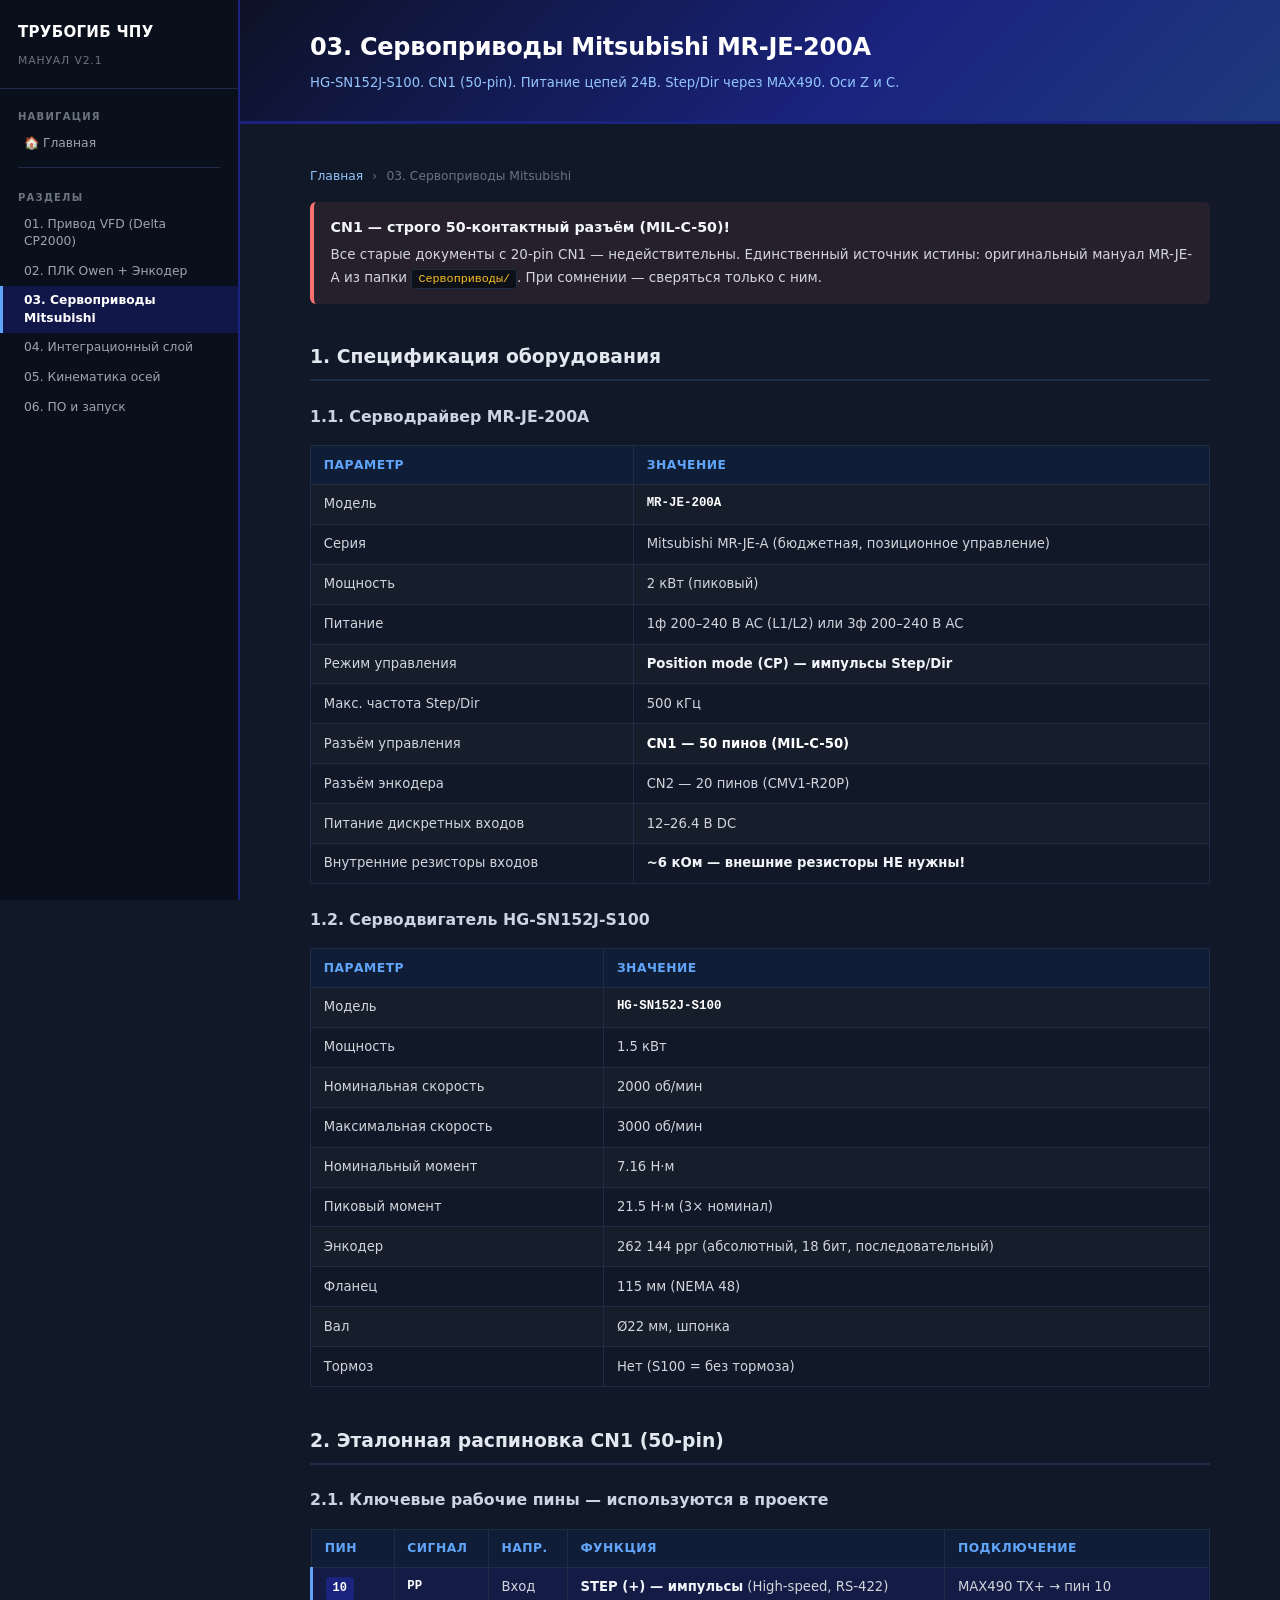
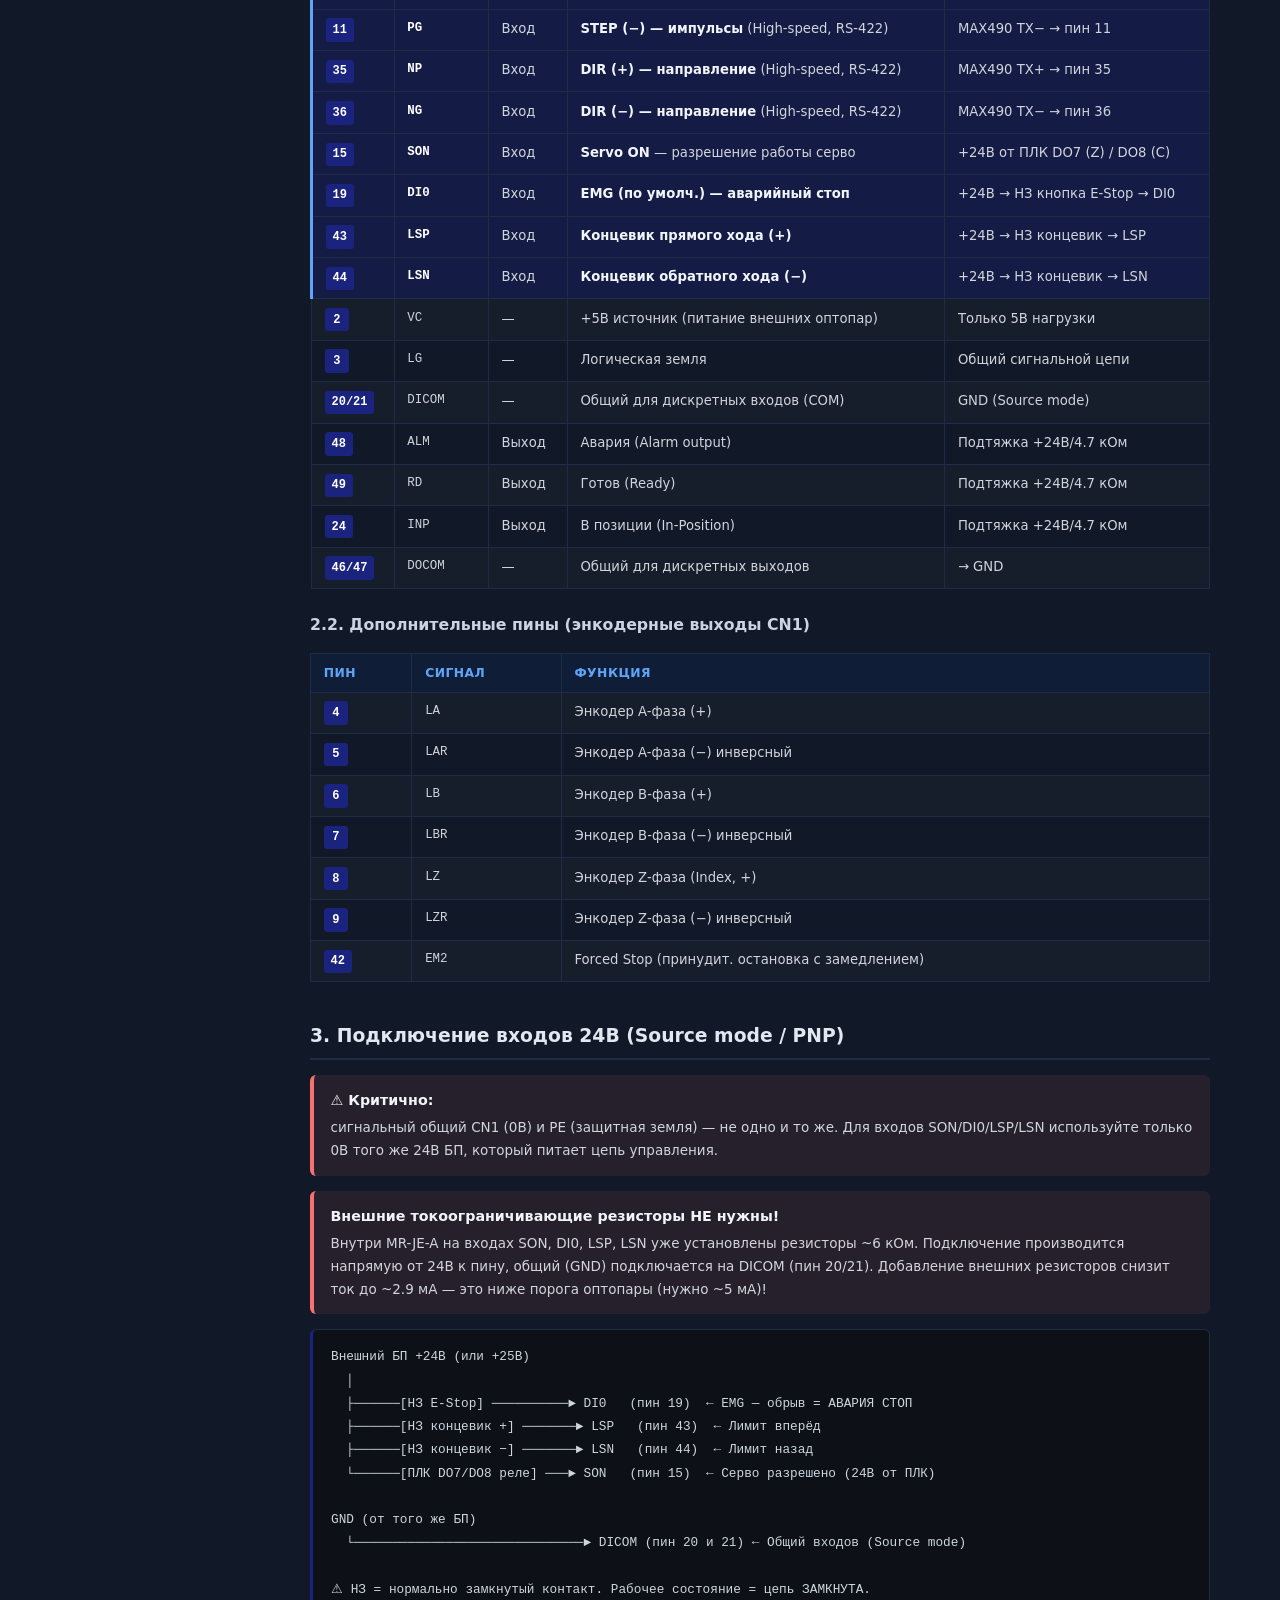
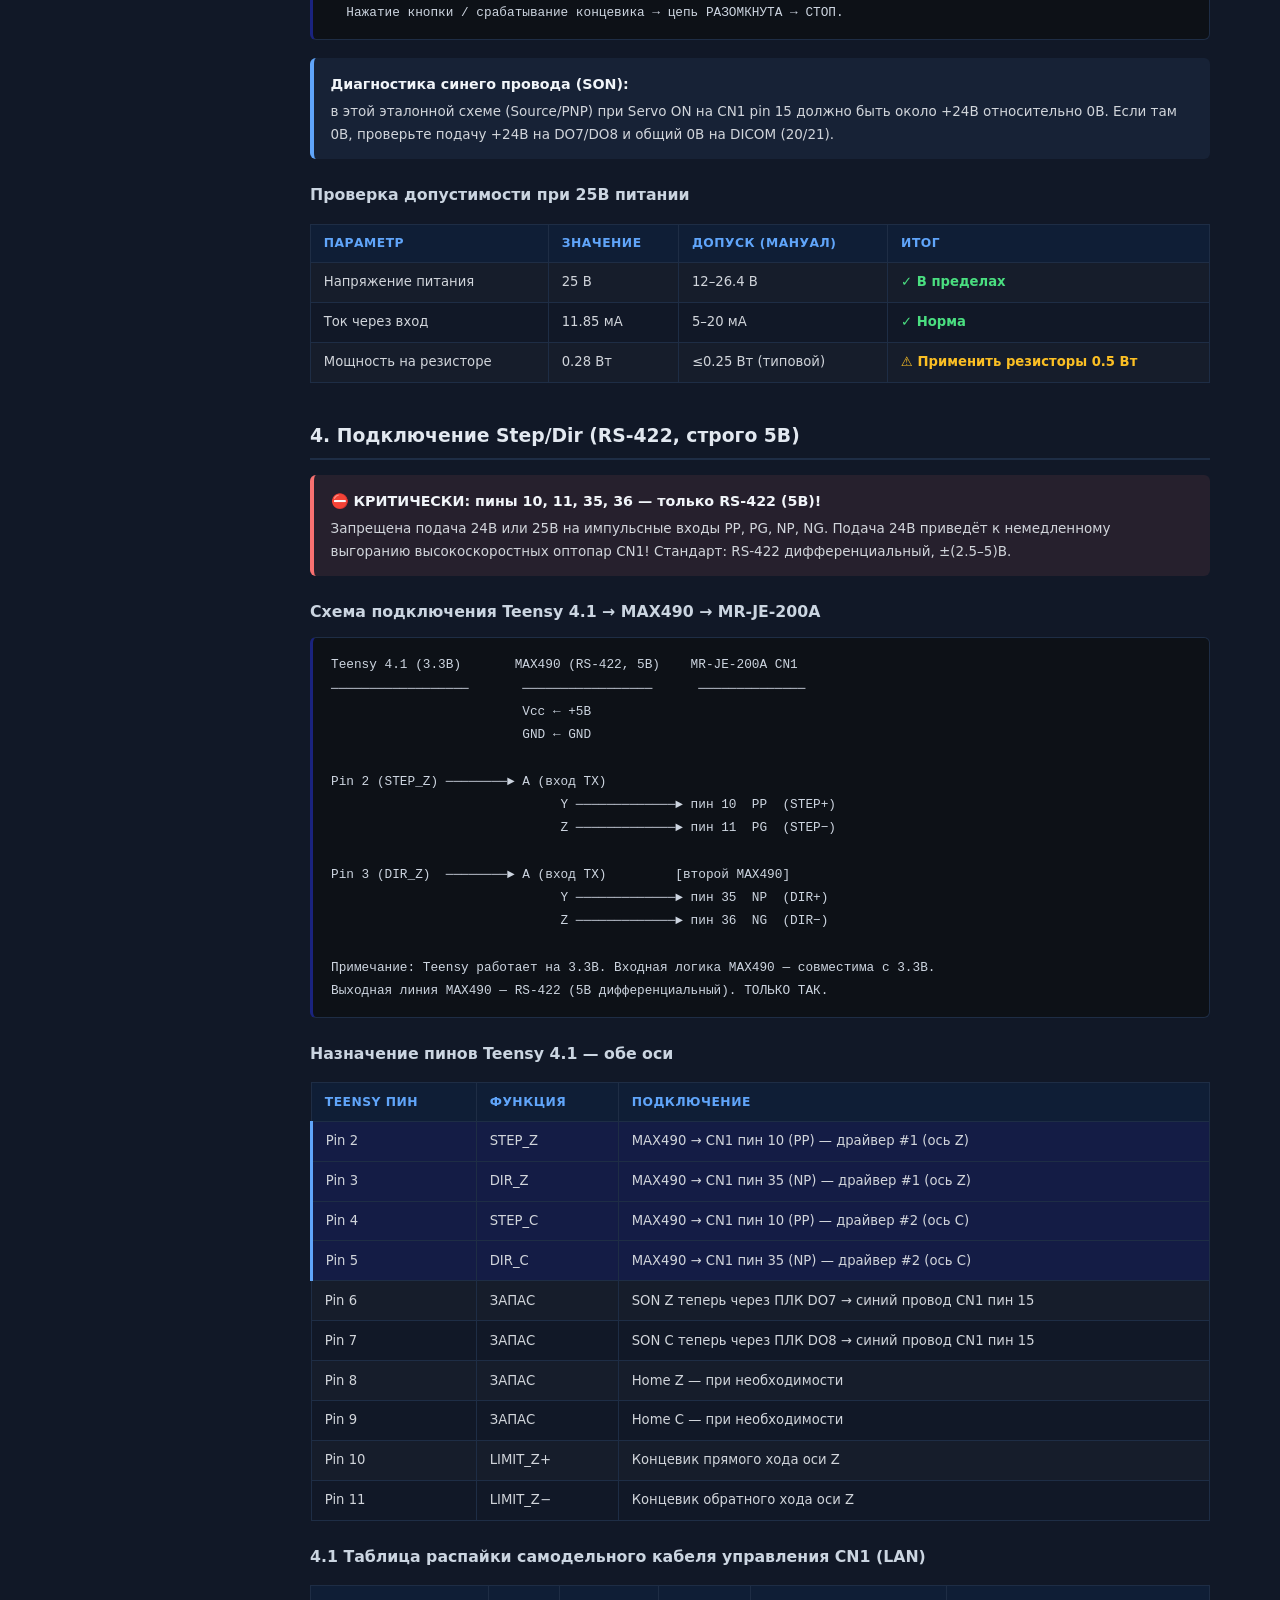
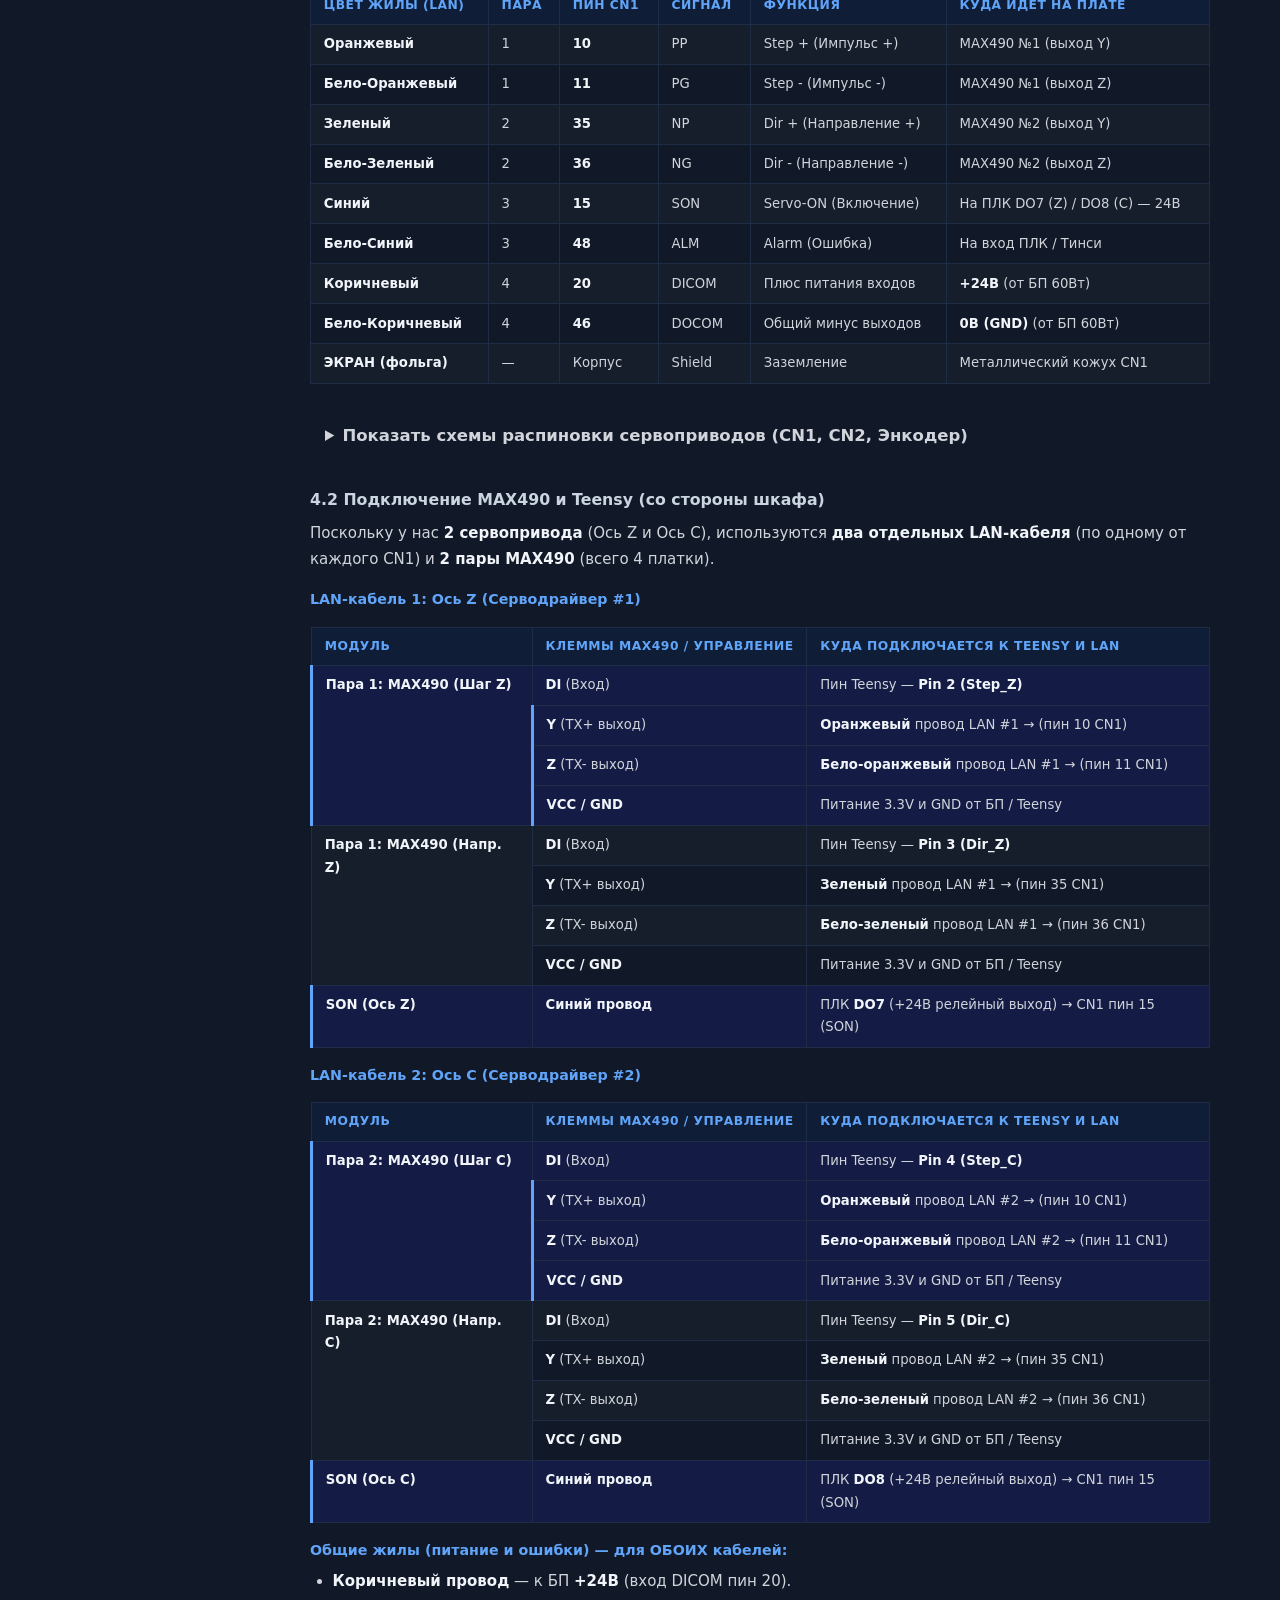
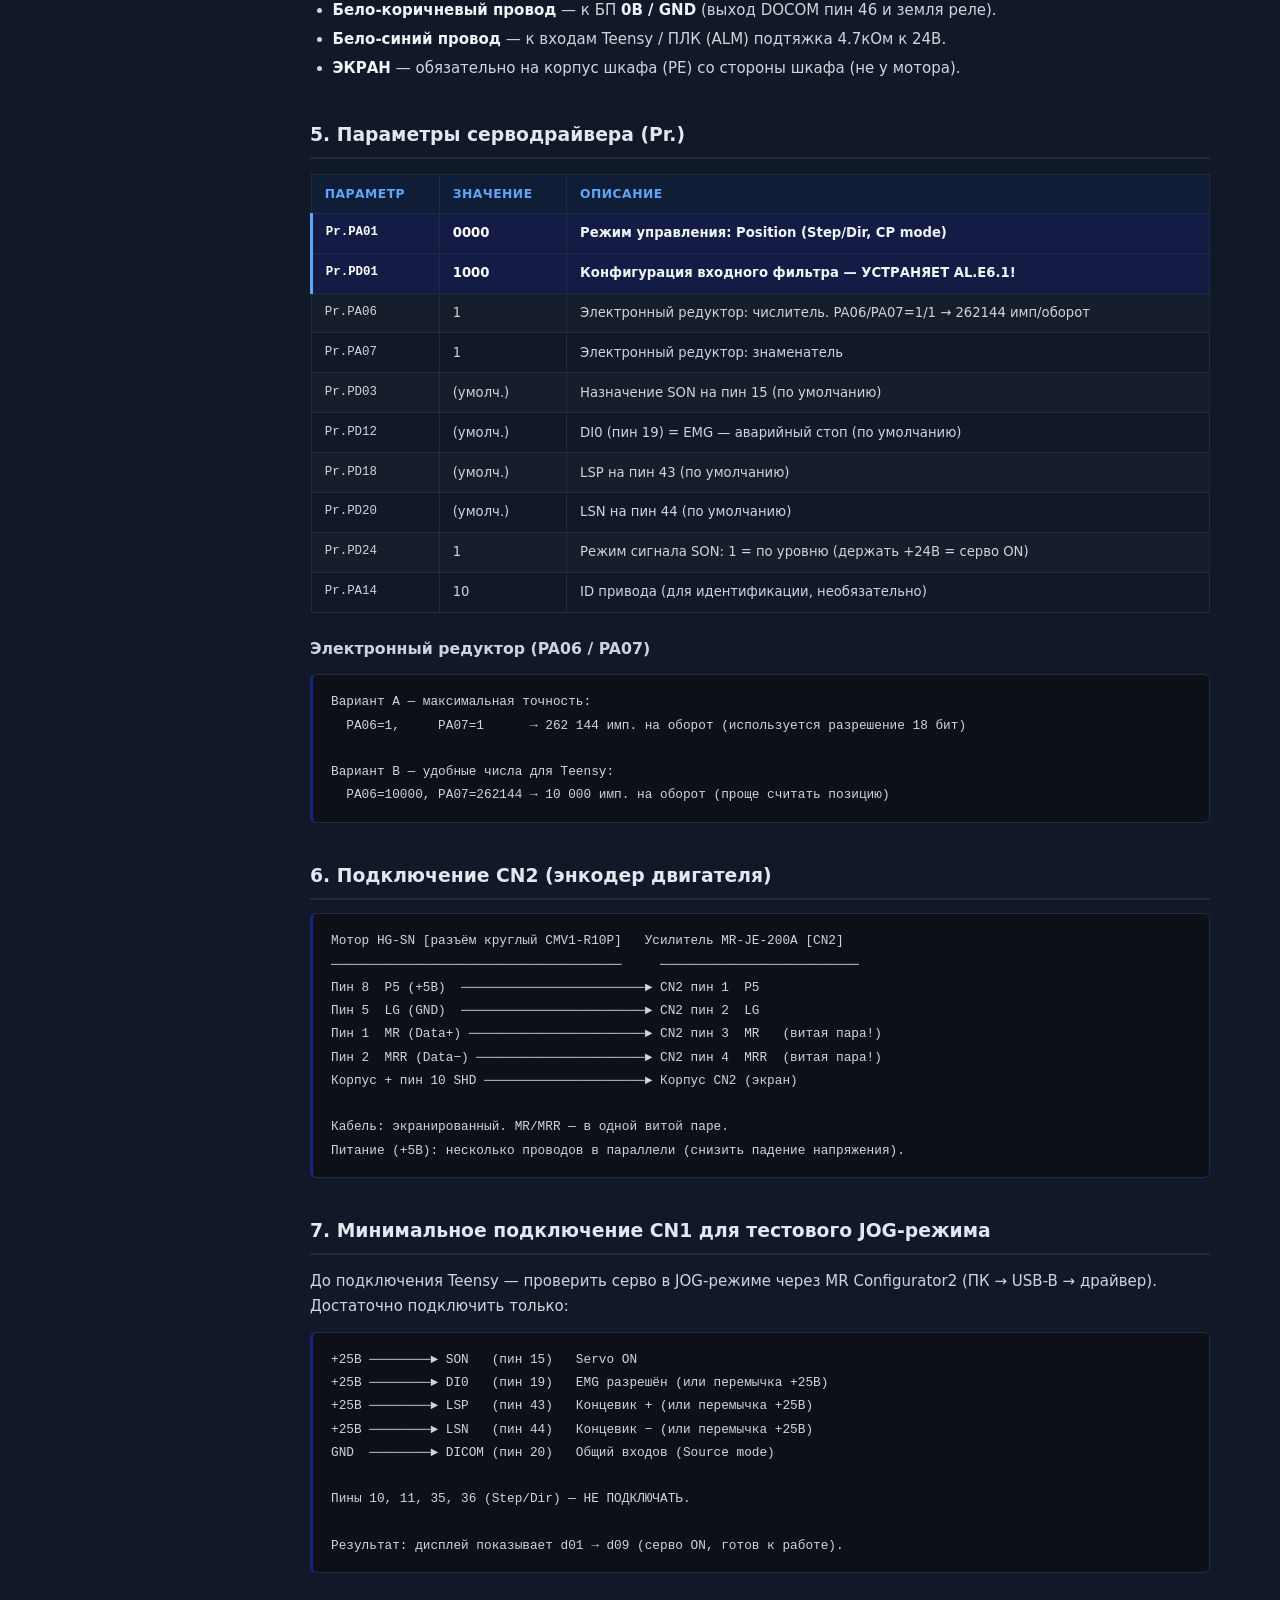
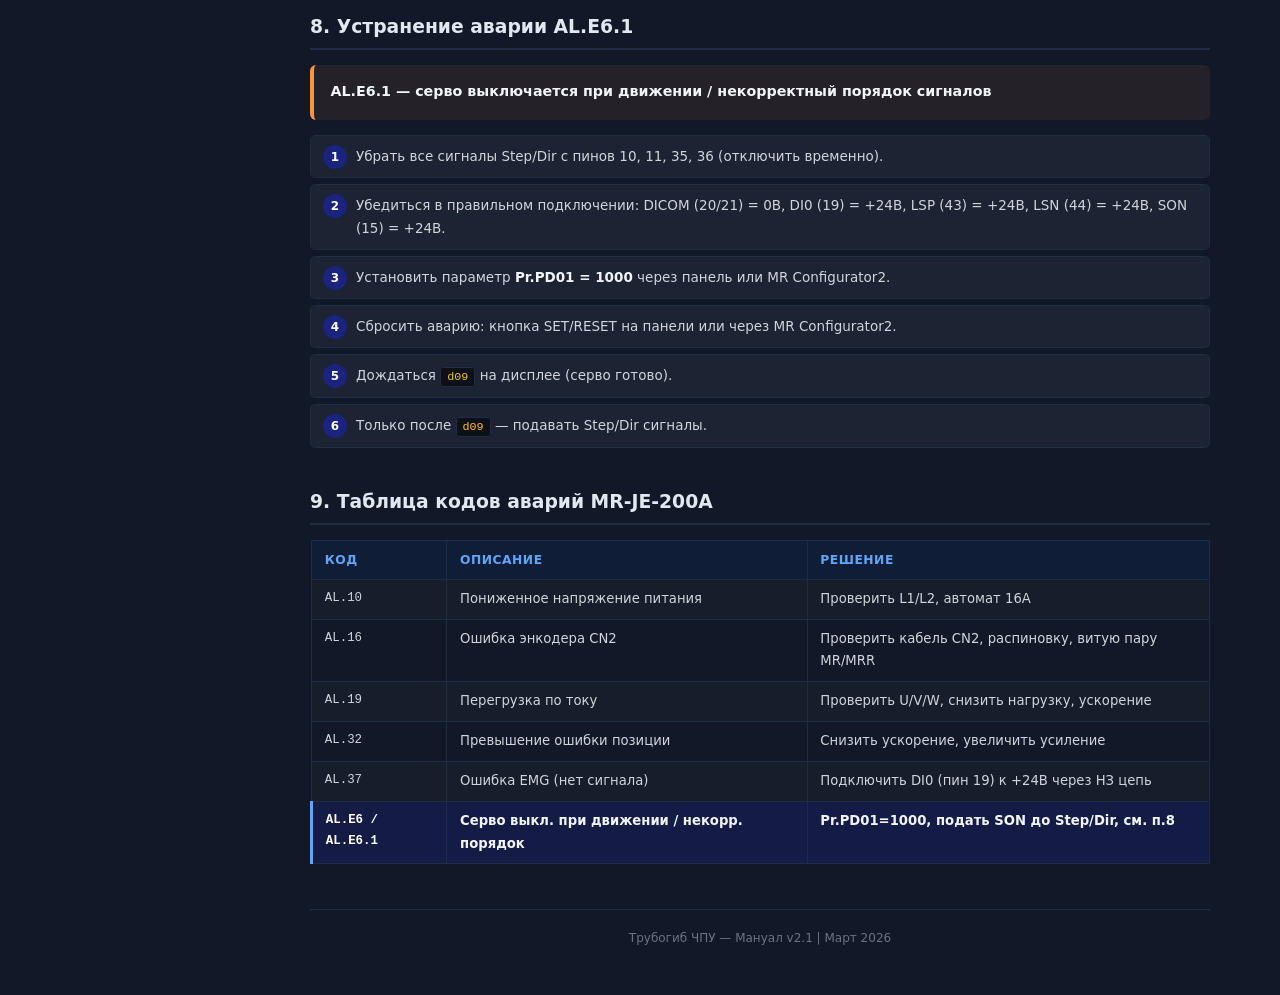
<file: Manual/03_servo_mitsubishi.html>
<!DOCTYPE html>
<html lang="ru">
<head>
  <meta charset="UTF-8">
  <meta name="viewport" content="width=device-width, initial-scale=1.0">
  <title>03. Сервоприводы Mitsubishi — Трубогиб ЧПУ</title>
  <link rel="stylesheet" href="style.css">
</head>
<body>
<div class="page-wrapper">

  <nav class="sidebar">
    <div class="sidebar-logo">
      <strong>ТРУБОГИБ ЧПУ</strong>
      <span>Мануал v2.1</span>
    </div>
    <div class="sidebar-section">Навигация</div>
    <a href="index.html">&#127968; Главная</a>
    <div class="sidebar-divider"></div>
    <div class="sidebar-section">Разделы</div>
    <a href="01_vfd_delta_cp2000.html">01. Привод VFD (Delta CP2000)</a>
    <a href="02_plc_owen.html">02. ПЛК Owen + Энкодер</a>
    <a href="03_servo_mitsubishi.html" class="active">03. Сервоприводы Mitsubishi</a>
    <a href="04_control_bridge.html">04. Интеграционный слой</a>
    <a href="05_mechanics.html">05. Кинематика осей</a>
    <a href="06_software_runtime.html">06. ПО и запуск</a>
  </nav>

  <div class="main-content">
    <header>
      <div class="container">
        <h1>03. Сервоприводы Mitsubishi MR-JE-200A</h1>
        <div class="subtitle">HG-SN152J-S100. CN1 (50-pin). Питание цепей 24В. Step/Dir через MAX490. Оси Z и C.</div>
      </div>
    </header>

    <div class="container">
      <nav class="breadcrumb">
        <a href="index.html">Главная</a> <span>&rsaquo;</span> 03. Сервоприводы Mitsubishi
      </nav>

      <div class="alert alert-danger">
        <strong>CN1 — строго 50-контактный разъём (MIL-C-50)!</strong>
        Все старые документы с 20-pin CN1 — недействительны. Единственный источник истины:
        оригинальный мануал MR-JE-A из папки <code>Сервоприводы/</code>. При сомнении — сверяться только с ним.
      </div>

      <h2>1. Спецификация оборудования</h2>

      <h3>1.1. Серводрайвер MR-JE-200A</h3>
      <div class="table-wrap">
      <table>
        <tr><th>Параметр</th><th>Значение</th></tr>
        <tr><td>Модель</td><td class="bold mono">MR-JE-200A</td></tr>
        <tr><td>Серия</td><td>Mitsubishi MR-JE-A (бюджетная, позиционное управление)</td></tr>
        <tr><td>Мощность</td><td>2 кВт (пиковый)</td></tr>
        <tr><td>Питание</td><td>1ф 200–240 В AC (L1/L2) или 3ф 200–240 В AC</td></tr>
        <tr><td>Режим управления</td><td><strong>Position mode (CP) — импульсы Step/Dir</strong></td></tr>
        <tr><td>Макс. частота Step/Dir</td><td>500 кГц</td></tr>
        <tr><td>Разъём управления</td><td class="bold">CN1 — 50 пинов (MIL-C-50)</td></tr>
        <tr><td>Разъём энкодера</td><td>CN2 — 20 пинов (CMV1-R20P)</td></tr>
        <tr><td>Питание дискретных входов</td><td>12–26.4 В DC</td></tr>
        <tr><td>Внутренние резисторы входов</td><td><strong>~6 кОм — внешние резисторы НЕ нужны!</strong></td></tr>
      </table>
      </div>

      <h3>1.2. Серводвигатель HG-SN152J-S100</h3>
      <div class="table-wrap">
      <table>
        <tr><th>Параметр</th><th>Значение</th></tr>
        <tr><td>Модель</td><td class="bold mono">HG-SN152J-S100</td></tr>
        <tr><td>Мощность</td><td>1.5 кВт</td></tr>
        <tr><td>Номинальная скорость</td><td>2000 об/мин</td></tr>
        <tr><td>Максимальная скорость</td><td>3000 об/мин</td></tr>
        <tr><td>Номинальный момент</td><td>7.16 Н·м</td></tr>
        <tr><td>Пиковый момент</td><td>21.5 Н·м (3× номинал)</td></tr>
        <tr><td>Энкодер</td><td>262 144 ppr (абсолютный, 18 бит, последовательный)</td></tr>
        <tr><td>Фланец</td><td>115 мм (NEMA 48)</td></tr>
        <tr><td>Вал</td><td>Ø22 мм, шпонка</td></tr>
        <tr><td>Тормоз</td><td>Нет (S100 = без тормоза)</td></tr>
      </table>
      </div>

      <h2>2. Эталонная распиновка CN1 (50-pin)</h2>

      <h3>2.1. Ключевые рабочие пины — используются в проекте</h3>

      <div class="table-wrap">
      <table>
        <tr><th>Пин</th><th>Сигнал</th><th>Напр.</th><th>Функция</th><th>Подключение</th></tr>
        <tr class="key-row">
          <td><span class="pin">10</span></td><td class="mono bold">PP</td><td>Вход</td>
          <td><strong>STEP (+) — импульсы</strong> (High-speed, RS-422)</td>
          <td>MAX490 TX+ → пин 10</td>
        </tr>
        <tr class="key-row">
          <td><span class="pin">11</span></td><td class="mono bold">PG</td><td>Вход</td>
          <td><strong>STEP (−) — импульсы</strong> (High-speed, RS-422)</td>
          <td>MAX490 TX− → пин 11</td>
        </tr>
        <tr class="key-row">
          <td><span class="pin">35</span></td><td class="mono bold">NP</td><td>Вход</td>
          <td><strong>DIR (+) — направление</strong> (High-speed, RS-422)</td>
          <td>MAX490 TX+ → пин 35</td>
        </tr>
        <tr class="key-row">
          <td><span class="pin">36</span></td><td class="mono bold">NG</td><td>Вход</td>
          <td><strong>DIR (−) — направление</strong> (High-speed, RS-422)</td>
          <td>MAX490 TX− → пин 36</td>
        </tr>
        <tr class="key-row">
          <td><span class="pin">15</span></td><td class="mono bold">SON</td><td>Вход</td>
          <td><strong>Servo ON</strong> — разрешение работы серво</td>
          <td>+24В от ПЛК DO7 (Z) / DO8 (C)</td>
        </tr>
        <tr class="key-row">
          <td><span class="pin">19</span></td><td class="mono bold">DI0</td><td>Вход</td>
          <td><strong>EMG (по умолч.) — аварийный стоп</strong></td>
          <td>+24В → НЗ кнопка E-Stop → DI0</td>
        </tr>
        <tr class="key-row">
          <td><span class="pin">43</span></td><td class="mono bold">LSP</td><td>Вход</td>
          <td><strong>Концевик прямого хода (+)</strong></td>
          <td>+24В → НЗ концевик → LSP</td>
        </tr>
        <tr class="key-row">
          <td><span class="pin">44</span></td><td class="mono bold">LSN</td><td>Вход</td>
          <td><strong>Концевик обратного хода (−)</strong></td>
          <td>+24В → НЗ концевик → LSN</td>
        </tr>
        <tr>
          <td><span class="pin">2</span></td><td class="mono">VC</td><td>—</td>
          <td>+5В источник (питание внешних оптопар)</td><td>Только 5В нагрузки</td>
        </tr>
        <tr>
          <td><span class="pin">3</span></td><td class="mono">LG</td><td>—</td>
          <td>Логическая земля</td><td>Общий сигнальной цепи</td>
        </tr>
        <tr>
          <td><span class="pin">20/21</span></td><td class="mono">DICOM</td><td>—</td>
          <td>Общий для дискретных входов (COM)</td><td>GND (Source mode)</td>
        </tr>
        <tr>
          <td><span class="pin">48</span></td><td class="mono">ALM</td><td>Выход</td>
          <td>Авария (Alarm output)</td><td>Подтяжка +24В/4.7 кОм</td>
        </tr>
        <tr>
          <td><span class="pin">49</span></td><td class="mono">RD</td><td>Выход</td>
          <td>Готов (Ready)</td><td>Подтяжка +24В/4.7 кОм</td>
        </tr>
        <tr>
          <td><span class="pin">24</span></td><td class="mono">INP</td><td>Выход</td>
          <td>В позиции (In-Position)</td><td>Подтяжка +24В/4.7 кОм</td>
        </tr>
        <tr>
          <td><span class="pin">46/47</span></td><td class="mono">DOCOM</td><td>—</td>
          <td>Общий для дискретных выходов</td><td>→ GND</td>
        </tr>
      </table>
      </div>

      <h3>2.2. Дополнительные пины (энкодерные выходы CN1)</h3>
      <div class="table-wrap">
      <table>
        <tr><th>Пин</th><th>Сигнал</th><th>Функция</th></tr>
        <tr><td><span class="pin">4</span></td><td class="mono">LA</td><td>Энкодер A-фаза (+)</td></tr>
        <tr><td><span class="pin">5</span></td><td class="mono">LAR</td><td>Энкодер A-фаза (−) инверсный</td></tr>
        <tr><td><span class="pin">6</span></td><td class="mono">LB</td><td>Энкодер B-фаза (+)</td></tr>
        <tr><td><span class="pin">7</span></td><td class="mono">LBR</td><td>Энкодер B-фаза (−) инверсный</td></tr>
        <tr><td><span class="pin">8</span></td><td class="mono">LZ</td><td>Энкодер Z-фаза (Index, +)</td></tr>
        <tr><td><span class="pin">9</span></td><td class="mono">LZR</td><td>Энкодер Z-фаза (−) инверсный</td></tr>
        <tr><td><span class="pin">42</span></td><td class="mono">EM2</td><td>Forced Stop (принудит. остановка с замедлением)</td></tr>
      </table>
      </div>

      <h2>3. Подключение входов 24В (Source mode / PNP)</h2>

      <div class="alert alert-danger">
        <strong>⚠️ Критично:</strong> сигнальный общий CN1 (0В) и PE (защитная земля) — не одно и то же.
        Для входов SON/DI0/LSP/LSN используйте только 0В того же 24В БП, который питает цепь управления.
      </div>

      <div class="alert alert-danger">
        <strong>Внешние токоограничивающие резисторы НЕ нужны!</strong>
        Внутри MR-JE-A на входах SON, DI0, LSP, LSN уже установлены резисторы ~6 кОм.
        Подключение производится напрямую от 24В к пину, общий (GND) подключается на DICOM (пин 20/21).
        Добавление внешних резисторов снизит ток до ~2.9 мА — это ниже порога оптопары (нужно ~5 мА)!
      </div>

      <pre><code>Внешний БП +24В (или +25В)
  │
  ├──────[НЗ E-Stop] ──────────► DI0   (пин 19)  ← EMG — обрыв = АВАРИЯ СТОП
  ├──────[НЗ концевик +] ───────► LSP   (пин 43)  ← Лимит вперёд
  ├──────[НЗ концевик −] ───────► LSN   (пин 44)  ← Лимит назад
  └──────[ПЛК DO7/DO8 реле] ───► SON   (пин 15)  ← Серво разрешено (24В от ПЛК)

GND (от того же БП)
  └──────────────────────────────► DICOM (пин 20 и 21) ← Общий входов (Source mode)

⚠ НЗ = нормально замкнутый контакт. Рабочее состояние = цепь ЗАМКНУТА.
  Нажатие кнопки / срабатывание концевика → цепь РАЗОМКНУТА → СТОП.</code></pre>

      <div class="alert alert-info">
        <strong>Диагностика синего провода (SON):</strong>
        в этой эталонной схеме (Source/PNP) при Servo ON на CN1 pin 15 должно быть около +24В относительно 0В.
        Если там 0В, проверьте подачу +24В на DO7/DO8 и общий 0В на DICOM (20/21).
      </div>

      <h3>Проверка допустимости при 25В питании</h3>
      <div class="table-wrap">
      <table>
        <tr><th>Параметр</th><th>Значение</th><th>Допуск (мануал)</th><th>Итог</th></tr>
        <tr><td>Напряжение питания</td><td>25 В</td><td>12–26.4 В</td><td class="bold" style="color:#4ade80">✓ В пределах</td></tr>
        <tr><td>Ток через вход</td><td>11.85 мА</td><td>5–20 мА</td><td class="bold" style="color:#4ade80">✓ Норма</td></tr>
        <tr><td>Мощность на резисторе</td><td>0.28 Вт</td><td>≤0.25 Вт (типовой)</td><td class="bold" style="color:#fbbf24">⚠ Применить резисторы 0.5 Вт</td></tr>
      </table>
      </div>

      <h2>4. Подключение Step/Dir (RS-422, строго 5В)</h2>

      <div class="alert alert-danger">
        <strong>⛔ КРИТИЧЕСКИ: пины 10, 11, 35, 36 — только RS-422 (5В)!</strong>
        Запрещена подача 24В или 25В на импульсные входы PP, PG, NP, NG.
        Подача 24В приведёт к немедленному выгоранию высокоскоростных оптопар CN1!
        Стандарт: RS-422 дифференциальный, ±(2.5–5)В.
      </div>

      <h3>Схема подключения Teensy 4.1 → MAX490 → MR-JE-200A</h3>
      <pre><code>Teensy 4.1 (3.3В)       MAX490 (RS-422, 5В)    MR-JE-200A CN1
──────────────────       ─────────────────      ──────────────
                         Vcc ← +5В
                         GND ← GND

Pin 2 (STEP_Z) ────────► A (вход TX)
                              Y ─────────────► пин 10  PP  (STEP+)
                              Z ─────────────► пин 11  PG  (STEP−)

Pin 3 (DIR_Z)  ────────► A (вход TX)         [второй MAX490]
                              Y ─────────────► пин 35  NP  (DIR+)
                              Z ─────────────► пин 36  NG  (DIR−)

Примечание: Teensy работает на 3.3В. Входная логика MAX490 — совместима с 3.3В.
Выходная линия MAX490 — RS-422 (5В дифференциальный). ТОЛЬКО ТАК.</code></pre>

      <h3>Назначение пинов Teensy 4.1 — обе оси</h3>
      <div class="table-wrap">
      <table>
        <tr><th>Teensy пин</th><th>Функция</th><th>Подключение</th></tr>
        <tr class="key-row"><td>Pin 2</td><td>STEP_Z</td><td>MAX490 → CN1 пин 10 (PP) — драйвер #1 (ось Z)</td></tr>
        <tr class="key-row"><td>Pin 3</td><td>DIR_Z</td><td>MAX490 → CN1 пин 35 (NP) — драйвер #1 (ось Z)</td></tr>
        <tr class="key-row"><td>Pin 4</td><td>STEP_C</td><td>MAX490 → CN1 пин 10 (PP) — драйвер #2 (ось C)</td></tr>
        <tr class="key-row"><td>Pin 5</td><td>DIR_C</td><td>MAX490 → CN1 пин 35 (NP) — драйвер #2 (ось C)</td></tr>
        <tr><td>Pin 6</td><td>ЗАПАС</td><td>SON Z теперь через ПЛК DO7 → синий провод CN1 пин 15</td></tr>
        <tr><td>Pin 7</td><td>ЗАПАС</td><td>SON C теперь через ПЛК DO8 → синий провод CN1 пин 15</td></tr>
        <tr><td>Pin 8</td><td>ЗАПАС</td><td>Home Z — при необходимости</td></tr>
        <tr><td>Pin 9</td><td>ЗАПАС</td><td>Home C — при необходимости</td></tr>
        <tr><td>Pin 10</td><td>LIMIT_Z+</td><td>Концевик прямого хода оси Z</td></tr>
        <tr><td>Pin 11</td><td>LIMIT_Z−</td><td>Концевик обратного хода оси Z</td></tr>
      </table>
      </div>

      <h3>4.1 Таблица распайки самодельного кабеля управления CN1 (LAN)</h3>
      <div class="table-wrap">
      <table>
        <tr><th>Цвет жилы (LAN)</th><th>Пара</th><th>Пин CN1</th><th>Сигнал</th><th>Функция</th><th>Куда идет на плате</th></tr>
        <tr><td><strong>Оранжевый</strong></td><td>1</td><td><strong>10</strong></td><td>PP</td><td>Step + (Импульс +)</td><td>MAX490 №1 (выход Y)</td></tr>
        <tr><td><strong>Бело-Оранжевый</strong></td><td>1</td><td><strong>11</strong></td><td>PG</td><td>Step - (Импульс -)</td><td>MAX490 №1 (выход Z)</td></tr>
        <tr><td><strong>Зеленый</strong></td><td>2</td><td><strong>35</strong></td><td>NP</td><td>Dir + (Направление +)</td><td>MAX490 №2 (выход Y)</td></tr>
        <tr><td><strong>Бело-Зеленый</strong></td><td>2</td><td><strong>36</strong></td><td>NG</td><td>Dir - (Направление -)</td><td>MAX490 №2 (выход Z)</td></tr>
        <tr><td><strong>Синий</strong></td><td>3</td><td><strong>15</strong></td><td>SON</td><td>Servo-ON (Включение)</td><td>На ПЛК DO7 (Z) / DO8 (C) — 24В</td></tr>
        <tr><td><strong>Бело-Синий</strong></td><td>3</td><td><strong>48</strong></td><td>ALM</td><td>Alarm (Ошибка)</td><td>На вход ПЛК / Тинси</td></tr>
        <tr><td><strong>Коричневый</strong></td><td>4</td><td><strong>20</strong></td><td>DICOM</td><td>Плюс питания входов</td><td><strong>+24В</strong> (от БП 60Вт)</td></tr>
        <tr><td><strong>Бело-Коричневый</strong></td><td>4</td><td><strong>46</strong></td><td>DOCOM</td><td>Общий минус выходов</td><td><strong>0В (GND)</strong> (от БП 60Вт)</td></tr>
        <tr><td><strong>ЭКРАН (фольга)</strong></td><td>—</td><td>Корпус</td><td>Shield</td><td>Заземление</td><td>Металлический кожух CN1</td></tr>
      </table>
      </div>

      <details style="margin: 1.5rem 0; padding: 1rem; border: 1px solid var(--border-color); border-radius: 6px; background-color: var(--secondary-bg);">
        <summary style="font-weight: bold; cursor: pointer; font-size: 1.1em; color: var(--accent-color);">Показать схемы распиновки сервоприводов (CN1, CN2, Энкодер)</summary>
        <div style="margin-top: 1rem; display: flex; flex-direction: column; gap: 1rem;">
          <div>
            <h4>Распиновка CN1</h4>
            <img src="../Сервоприводы/MR-JE_cn1_pinout.png" alt="CN1 Pinout" style="max-width: 100%; border: 1px solid #ccc; border-radius: 4px;">
          </div>
          <div>
            <h4>Разъемы CN1 и CN2 (Общий вид MR-JE)</h4>
            <img src="../Сервоприводы/MR-JE_cn1-cn2.png" alt="CN1 and CN2" style="max-width: 100%; border: 1px solid #ccc; border-radius: 4px;">
          </div>
          <div>
            <h4>Круглый разъем мотора (HG-SN)</h4>
            <img src="../Сервоприводы/HG-SN_pw_enc_pinout.png" alt="Motor Pinout" style="max-width: 100%; border: 1px solid #ccc; border-radius: 4px;">
          </div>
        </div>
      </details>

      <h3>4.2 Подключение MAX490 и Teensy (со стороны шкафа)</h3>
      <p>Поскольку у нас <strong>2 сервопривода</strong> (Ось Z и Ось C), используются <strong>два отдельных LAN-кабеля</strong> (по одному от каждого CN1) и <strong>2 пары MAX490</strong> (всего 4 платки).</p>
      
      <h4>LAN-кабель 1: Ось Z (Серводрайвер #1)</h4>
      <div class="table-wrap">
      <table>
        <tr><th>Модуль</th><th>Клеммы MAX490 / Управление</th><th>Куда подключается к Teensy и LAN</th></tr>
        <tr class="key-row"><td rowspan="4"><strong>Пара 1: MAX490 (Шаг Z)</strong></td><td><strong>DI</strong> (Вход)</td><td>Пин Teensy — <strong>Pin 2 (Step_Z)</strong></td></tr>
        <tr class="key-row"><td><strong>Y</strong> (TX+ выход)</td><td><strong>Оранжевый</strong> провод LAN #1 → (пин 10 CN1)</td></tr>
        <tr class="key-row"><td><strong>Z</strong> (TX- выход)</td><td><strong>Бело-оранжевый</strong> провод LAN #1 → (пин 11 CN1)</td></tr>
        <tr class="key-row"><td><strong>VCC / GND</strong></td><td>Питание 3.3V и GND от БП / Teensy</td></tr>
        
        <tr><td rowspan="4"><strong>Пара 1: MAX490 (Напр. Z)</strong></td><td><strong>DI</strong> (Вход)</td><td>Пин Teensy — <strong>Pin 3 (Dir_Z)</strong></td></tr>
        <tr><td><strong>Y</strong> (TX+ выход)</td><td><strong>Зеленый</strong> провод LAN #1 → (пин 35 CN1)</td></tr>
        <tr><td><strong>Z</strong> (TX- выход)</td><td><strong>Бело-зеленый</strong> провод LAN #1 → (пин 36 CN1)</td></tr>
        <tr><td><strong>VCC / GND</strong></td><td>Питание 3.3V и GND от БП / Teensy</td></tr>

        <tr class="key-row"><td><strong>SON (Ось Z)</strong></td><td><strong>Синий провод</strong></td><td>ПЛК <strong>DO7</strong> (+24В релейный выход) → CN1 пин 15 (SON)</td></tr>
      </table>
      </div>

      <h4>LAN-кабель 2: Ось C (Серводрайвер #2)</h4>
      <div class="table-wrap">
      <table>
        <tr><th>Модуль</th><th>Клеммы MAX490 / Управление</th><th>Куда подключается к Teensy и LAN</th></tr>
        <tr class="key-row"><td rowspan="4"><strong>Пара 2: MAX490 (Шаг C)</strong></td><td><strong>DI</strong> (Вход)</td><td>Пин Teensy — <strong>Pin 4 (Step_C)</strong></td></tr>
        <tr class="key-row"><td><strong>Y</strong> (TX+ выход)</td><td><strong>Оранжевый</strong> провод LAN #2 → (пин 10 CN1)</td></tr>
        <tr class="key-row"><td><strong>Z</strong> (TX- выход)</td><td><strong>Бело-оранжевый</strong> провод LAN #2 → (пин 11 CN1)</td></tr>
        <tr class="key-row"><td><strong>VCC / GND</strong></td><td>Питание 3.3V и GND от БП / Teensy</td></tr>
        
        <tr><td rowspan="4"><strong>Пара 2: MAX490 (Напр. C)</strong></td><td><strong>DI</strong> (Вход)</td><td>Пин Teensy — <strong>Pin 5 (Dir_C)</strong></td></tr>
        <tr><td><strong>Y</strong> (TX+ выход)</td><td><strong>Зеленый</strong> провод LAN #2 → (пин 35 CN1)</td></tr>
        <tr><td><strong>Z</strong> (TX- выход)</td><td><strong>Бело-зеленый</strong> провод LAN #2 → (пин 36 CN1)</td></tr>
        <tr><td><strong>VCC / GND</strong></td><td>Питание 3.3V и GND от БП / Teensy</td></tr>

        <tr class="key-row"><td><strong>SON (Ось C)</strong></td><td><strong>Синий провод</strong></td><td>ПЛК <strong>DO8</strong> (+24В релейный выход) → CN1 пин 15 (SON)</td></tr>
      </table>
      </div>

      <h4>Общие жилы (питание и ошибки) — для ОБОИХ кабелей:</h4>
      <ul>
        <li><strong>Коричневый провод</strong> — к БП <strong>+24В</strong> (вход DICOM пин 20).</li>
        <li><strong>Бело-коричневый провод</strong> — к БП <strong>0В / GND</strong> (выход DOCOM пин 46 и земля реле).</li>
        <li><strong>Бело-синий провод</strong> — к входам Teensy / ПЛК (ALM) подтяжка 4.7кОм к 24В.</li>
        <li><strong>ЭКРАН</strong> — обязательно на корпус шкафа (PE) со стороны шкафа (не у мотора).</li>
      </ul>

      <h2>5. Параметры серводрайвера (Pr.)</h2>
      <div class="table-wrap">
      <table>
        <tr><th>Параметр</th><th>Значение</th><th>Описание</th></tr>
        <tr class="key-row">
          <td class="mono bold">Pr.PA01</td><td class="bold">0000</td>
          <td><strong>Режим управления: Position (Step/Dir, CP mode)</strong></td>
        </tr>
        <tr class="key-row">
          <td class="mono bold">Pr.PD01</td><td class="bold">1000</td>
          <td><strong>Конфигурация входного фильтра — УСТРАНЯЕТ AL.E6.1!</strong></td>
        </tr>
        <tr>
          <td class="mono">Pr.PA06</td><td>1</td>
          <td>Электронный редуктор: числитель. PA06/PA07=1/1 → 262144 имп/оборот</td>
        </tr>
        <tr>
          <td class="mono">Pr.PA07</td><td>1</td>
          <td>Электронный редуктор: знаменатель</td>
        </tr>
        <tr>
          <td class="mono">Pr.PD03</td><td>(умолч.)</td>
          <td>Назначение SON на пин 15 (по умолчанию)</td>
        </tr>
        <tr>
          <td class="mono">Pr.PD12</td><td>(умолч.)</td>
          <td>DI0 (пин 19) = EMG — аварийный стоп (по умолчанию)</td>
        </tr>
        <tr>
          <td class="mono">Pr.PD18</td><td>(умолч.)</td>
          <td>LSP на пин 43 (по умолчанию)</td>
        </tr>
        <tr>
          <td class="mono">Pr.PD20</td><td>(умолч.)</td>
          <td>LSN на пин 44 (по умолчанию)</td>
        </tr>
        <tr>
          <td class="mono">Pr.PD24</td><td>1</td>
          <td>Режим сигнала SON: 1 = по уровню (держать +24В = серво ON)</td>
        </tr>
        <tr>
          <td class="mono">Pr.PA14</td><td>10</td>
          <td>ID привода (для идентификации, необязательно)</td>
        </tr>
      </table>
      </div>

      <h3>Электронный редуктор (PA06 / PA07)</h3>
      <pre><code>Вариант A — максимальная точность:
  PA06=1,     PA07=1      → 262 144 имп. на оборот (используется разрешение 18 бит)

Вариант B — удобные числа для Teensy:
  PA06=10000, PA07=262144 → 10 000 имп. на оборот (проще считать позицию)</code></pre>

      <h2>6. Подключение CN2 (энкодер двигателя)</h2>
      <pre><code>Мотор HG-SN [разъём круглый CMV1-R10P]   Усилитель MR-JE-200A [CN2]
──────────────────────────────────────     ──────────────────────────
Пин 8  P5 (+5В)  ────────────────────────► CN2 пин 1  P5
Пин 5  LG (GND)  ────────────────────────► CN2 пин 2  LG
Пин 1  MR (Data+) ───────────────────────► CN2 пин 3  MR   (витая пара!)
Пин 2  MRR (Data−) ──────────────────────► CN2 пин 4  MRR  (витая пара!)
Корпус + пин 10 SHD ─────────────────────► Корпус CN2 (экран)

Кабель: экранированный. MR/MRR — в одной витой паре.
Питание (+5В): несколько проводов в параллели (снизить падение напряжения).</code></pre>

      <h2>7. Минимальное подключение CN1 для тестового JOG-режима</h2>

      <p>До подключения Teensy — проверить серво в JOG-режиме через MR Configurator2 (ПК → USB-B → драйвер). Достаточно подключить только:</p>
      <pre><code>+25В ────────► SON   (пин 15)   Servo ON
+25В ────────► DI0   (пин 19)   EMG разрешён (или перемычка +25В)
+25В ────────► LSP   (пин 43)   Концевик + (или перемычка +25В)
+25В ────────► LSN   (пин 44)   Концевик − (или перемычка +25В)
GND  ────────► DICOM (пин 20)   Общий входов (Source mode)

Пины 10, 11, 35, 36 (Step/Dir) — НЕ ПОДКЛЮЧАТЬ.

Результат: дисплей показывает d01 → d09 (серво ON, готов к работе).</code></pre>

      <h2>8. Устранение аварии AL.E6.1</h2>

      <div class="alert alert-warn">
        <strong>AL.E6.1 — серво выключается при движении / некорректный порядок сигналов</strong>
      </div>

      <div class="steps">
        <ol>
          <li>Убрать все сигналы Step/Dir с пинов 10, 11, 35, 36 (отключить временно).</li>
          <li>Убедиться в правильном подключении: DICOM (20/21) = 0В, DI0 (19) = +24В, LSP (43) = +24В, LSN (44) = +24В, SON (15) = +24В.</li>
          <li>Установить параметр <strong>Pr.PD01 = 1000</strong> через панель или MR Configurator2.</li>
          <li>Сбросить аварию: кнопка SET/RESET на панели или через MR Configurator2.</li>
          <li>Дождаться <code>d09</code> на дисплее (серво готово).</li>
          <li>Только после <code>d09</code> — подавать Step/Dir сигналы.</li>
        </ol>
      </div>

      <h2>9. Таблица кодов аварий MR-JE-200A</h2>
      <div class="table-wrap">
      <table>
        <tr><th>Код</th><th>Описание</th><th>Решение</th></tr>
        <tr><td class="mono">AL.10</td><td>Пониженное напряжение питания</td><td>Проверить L1/L2, автомат 16А</td></tr>
        <tr><td class="mono">AL.16</td><td>Ошибка энкодера CN2</td><td>Проверить кабель CN2, распиновку, витую пару MR/MRR</td></tr>
        <tr><td class="mono">AL.19</td><td>Перегрузка по току</td><td>Проверить U/V/W, снизить нагрузку, ускорение</td></tr>
        <tr><td class="mono">AL.32</td><td>Превышение ошибки позиции</td><td>Снизить ускорение, увеличить усиление</td></tr>
        <tr><td class="mono">AL.37</td><td>Ошибка EMG (нет сигнала)</td><td>Подключить DI0 (пин 19) к +24В через НЗ цепь</td></tr>
        <tr class="key-row">
          <td class="mono bold">AL.E6 / AL.E6.1</td>
          <td><strong>Серво выкл. при движении / некорр. порядок</strong></td>
          <td><strong>Pr.PD01=1000, подать SON до Step/Dir, см. п.8</strong></td>
        </tr>
      </table>
      </div>

      <footer>Трубогиб ЧПУ — Мануал v2.1 | Март 2026</footer>
    </div>
  </div>
</div>
</body>
</html>
</file>
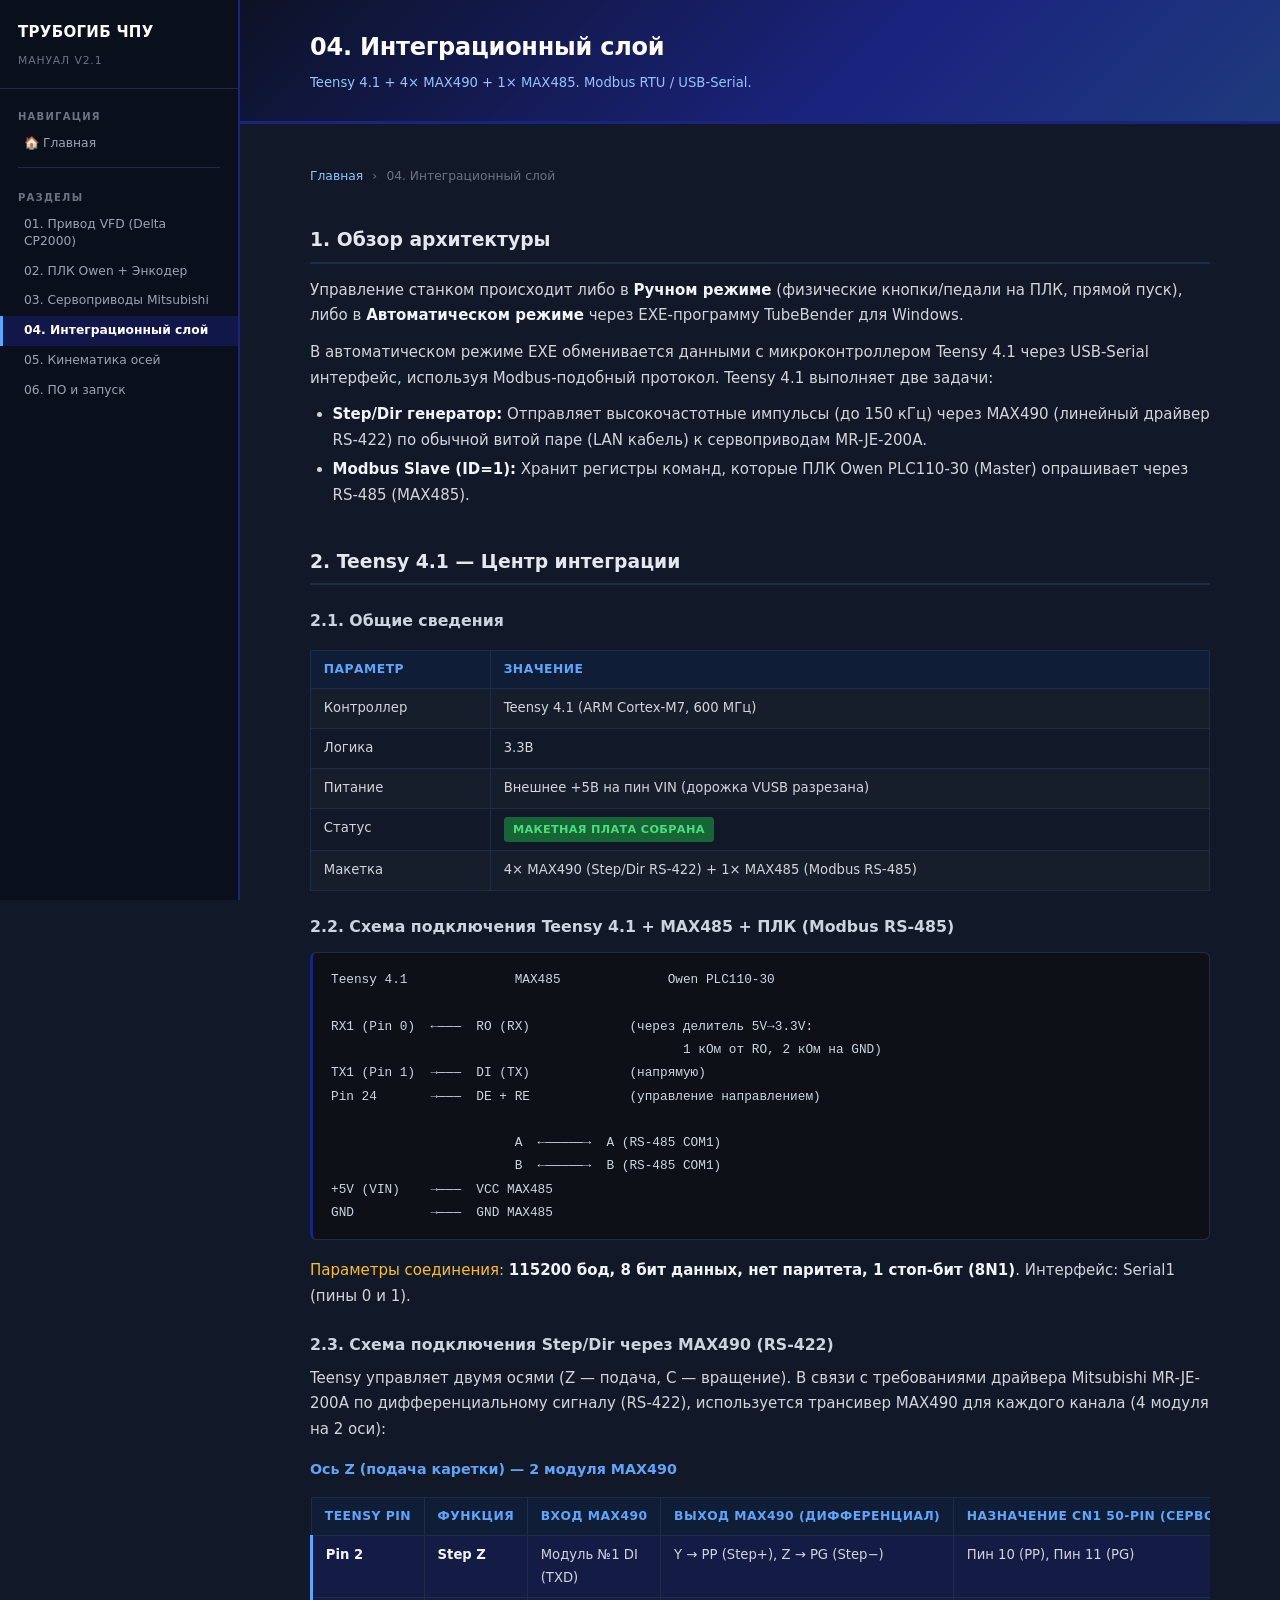
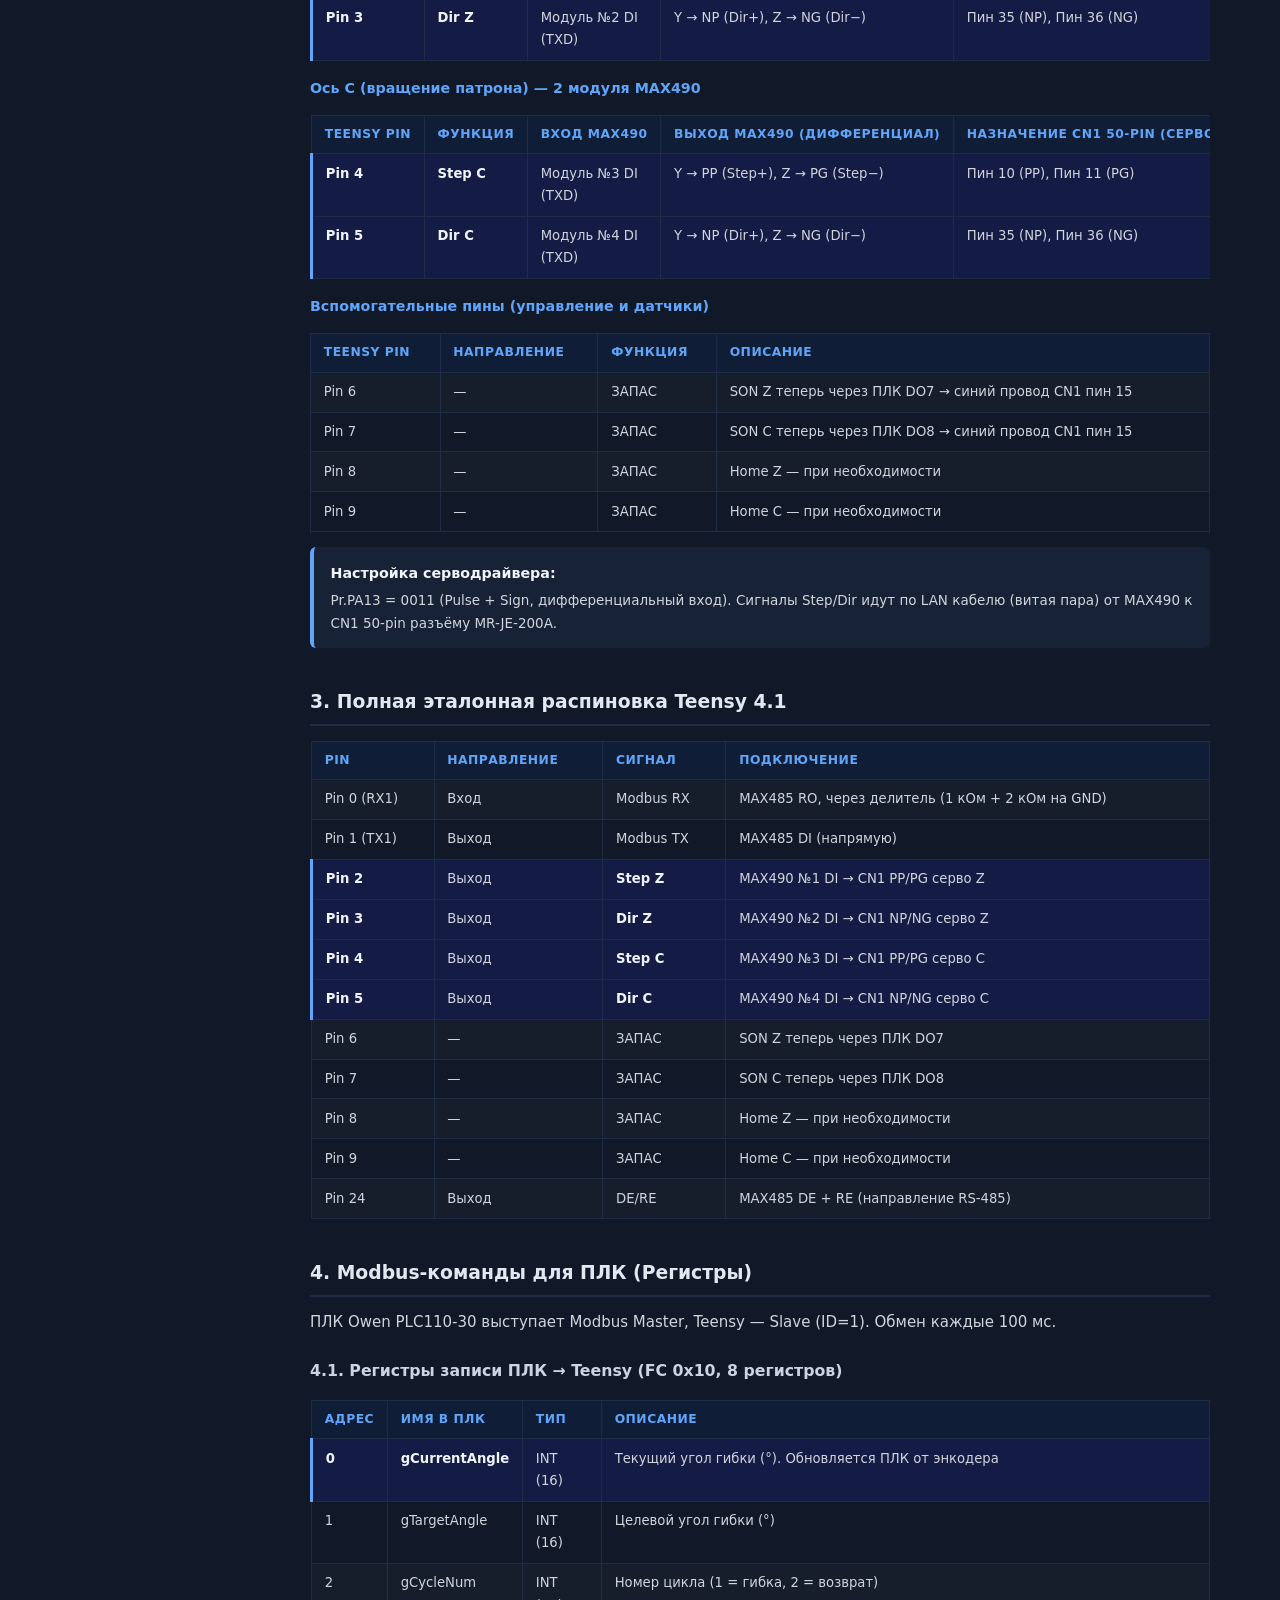
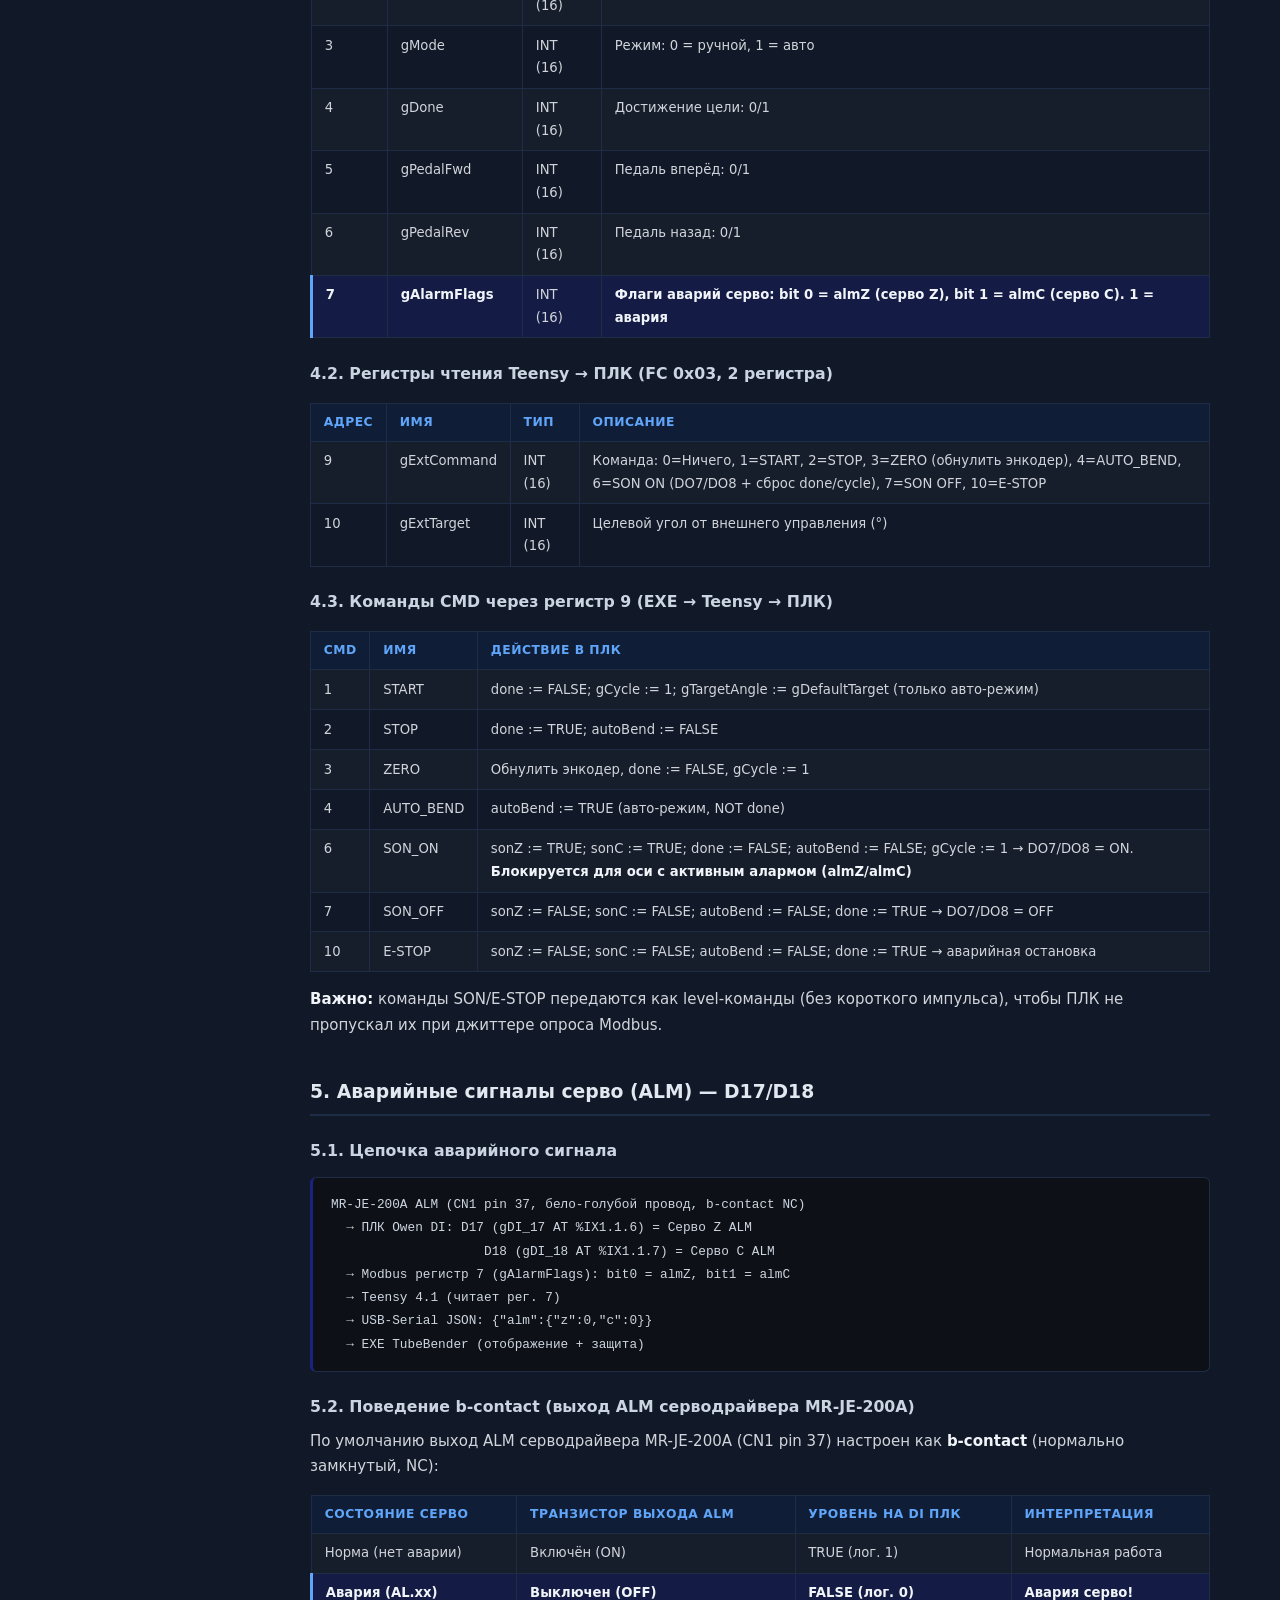
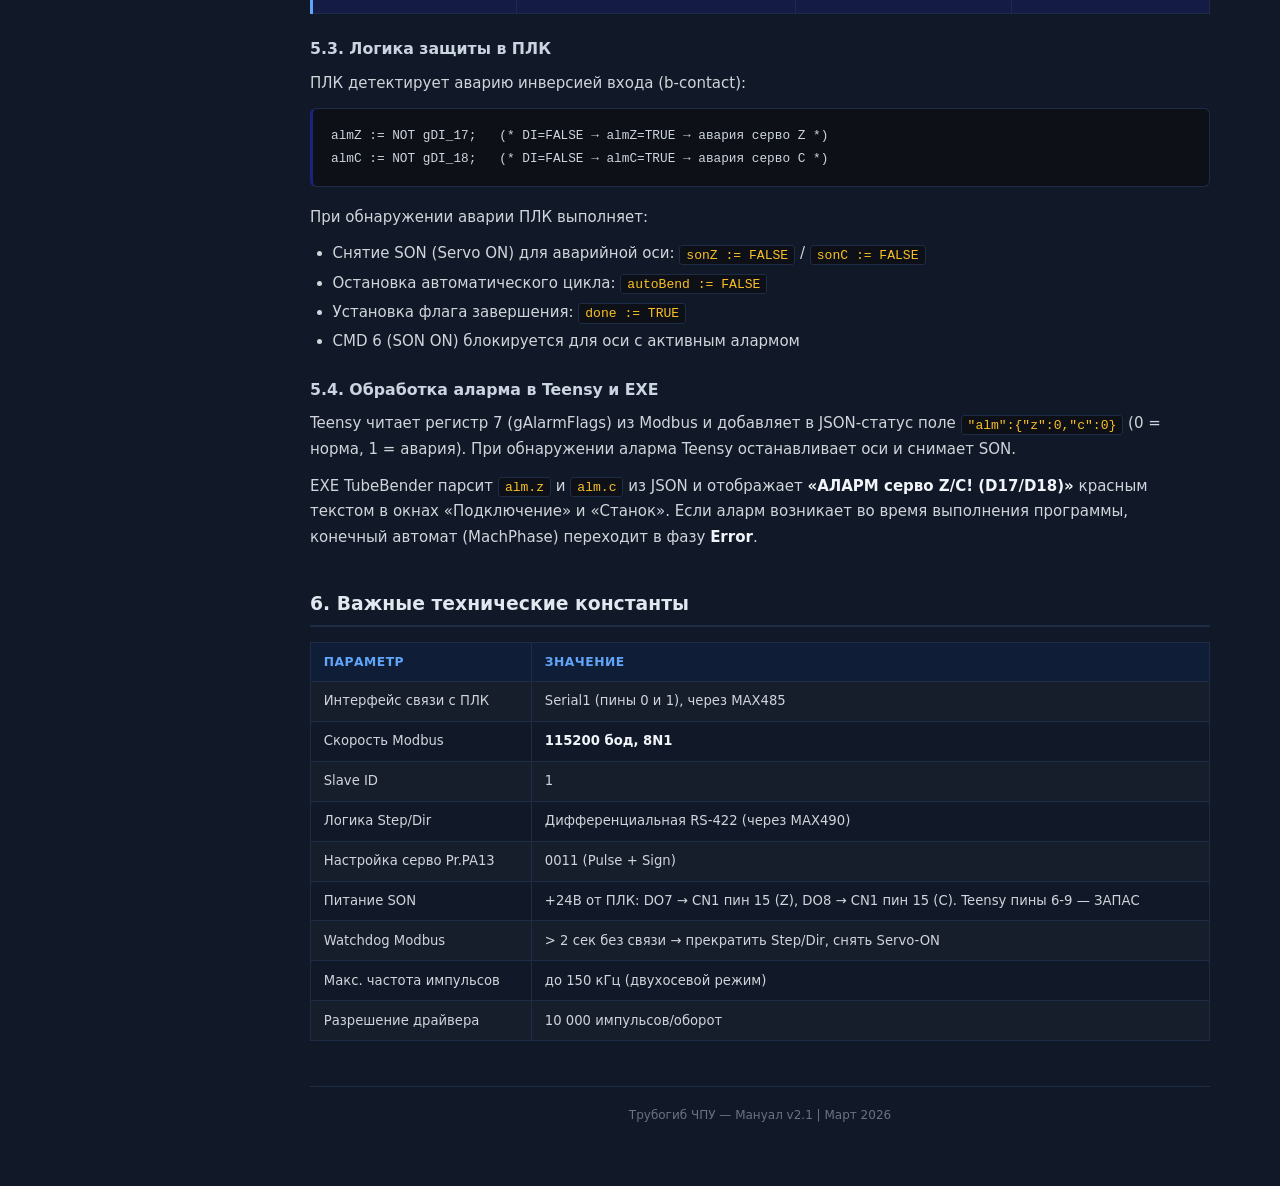
<file: Manual/04_control_bridge.html>
<!DOCTYPE html>
<html lang="ru">
<head>
  <meta charset="UTF-8">
  <meta name="viewport" content="width=device-width, initial-scale=1.0">
  <title>04. Интеграционный слой — Трубогиб ЧПУ</title>
  <link rel="stylesheet" href="style.css">
</head>
<body>
<div class="page-wrapper">

  <nav class="sidebar">
    <div class="sidebar-logo">
      <strong>ТРУБОГИБ ЧПУ</strong>
      <span>Мануал v2.1</span>
    </div>
    <div class="sidebar-section">Навигация</div>
    <a href="index.html">&#127968; Главная</a>
    <div class="sidebar-divider"></div>
    <div class="sidebar-section">Разделы</div>
    <a href="01_vfd_delta_cp2000.html">01. Привод VFD (Delta CP2000)</a>
    <a href="02_plc_owen.html">02. ПЛК Owen + Энкодер</a>
    <a href="03_servo_mitsubishi.html">03. Сервоприводы Mitsubishi</a>
    <a href="04_control_bridge.html" class="active">04. Интеграционный слой</a>
    <a href="05_mechanics.html">05. Кинематика осей</a>
    <a href="06_software_runtime.html">06. ПО и запуск</a>
  </nav>

  <div class="main-content">
    <header>
      <div class="container">
        <h1>04. Интеграционный слой</h1>
        <div class="subtitle">Teensy 4.1 + 4&times; MAX490 + 1&times; MAX485. Modbus RTU / USB-Serial.</div>
      </div>
    </header>

    <div class="container">
      <nav class="breadcrumb">
        <a href="index.html">Главная</a> <span>&rsaquo;</span> 04. Интеграционный слой
      </nav>

      <h2>1. Обзор архитектуры</h2>
      <p>Управление станком происходит либо в <strong>Ручном режиме</strong> (физические кнопки/педали на ПЛК, прямой пуск), либо в <strong>Автоматическом режиме</strong> через EXE-программу TubeBender для Windows.</p>
      <p>В автоматическом режиме EXE обменивается данными с микроконтроллером Teensy 4.1 через USB-Serial интерфейс, используя Modbus-подобный протокол. Teensy 4.1 выполняет две задачи:</p>
      <ul>
        <li><strong>Step/Dir генератор:</strong> Отправляет высокочастотные импульсы (до 150 кГц) через MAX490 (линейный драйвер RS-422) по обычной витой паре (LAN кабель) к сервоприводам MR-JE-200A.</li>
        <li><strong>Modbus Slave (ID=1):</strong> Хранит регистры команд, которые ПЛК Owen PLC110-30 (Master) опрашивает через RS-485 (MAX485).</li>
      </ul>

      <h2>2. Teensy 4.1 — Центр интеграции</h2>

      <h3>2.1. Общие сведения</h3>
      <div class="table-wrap">
      <table>
        <tr><th>Параметр</th><th>Значение</th></tr>
        <tr><td>Контроллер</td><td>Teensy 4.1 (ARM Cortex-M7, 600 МГц)</td></tr>
        <tr><td>Логика</td><td>3.3В</td></tr>
        <tr><td>Питание</td><td>Внешнее +5В на пин VIN (дорожка VUSB разрезана)</td></tr>
        <tr><td>Статус</td><td><span class="badge badge-ok">Макетная плата собрана</span></td></tr>
        <tr><td>Макетка</td><td>4&times; MAX490 (Step/Dir RS-422) + 1&times; MAX485 (Modbus RS-485)</td></tr>
      </table>
      </div>

      <h3>2.2. Схема подключения Teensy 4.1 + MAX485 + ПЛК (Modbus RS-485)</h3>
      <pre><code>Teensy 4.1              MAX485              Owen PLC110-30

RX1 (Pin 0)  &larr;&mdash;&mdash;&mdash;  RO (RX)             (через делитель 5V&rarr;3.3V:
                                              1 кОм от RO, 2 кОм на GND)
TX1 (Pin 1)  &rarr;&mdash;&mdash;&mdash;  DI (TX)             (напрямую)
Pin 24       &rarr;&mdash;&mdash;&mdash;  DE + RE             (управление направлением)

                        A  &larr;&mdash;&mdash;&mdash;&mdash;&mdash;&rarr;  A (RS-485 COM1)
                        B  &larr;&mdash;&mdash;&mdash;&mdash;&mdash;&rarr;  B (RS-485 COM1)
+5V (VIN)    &rarr;&mdash;&mdash;&mdash;  VCC MAX485
GND          &rarr;&mdash;&mdash;&mdash;  GND MAX485</code></pre>
      <p><em>Параметры соединения:</em> <strong>115200 бод, 8 бит данных, нет паритета, 1 стоп-бит (8N1)</strong>. Интерфейс: Serial1 (пины 0 и 1).</p>

      <h3>2.3. Схема подключения Step/Dir через MAX490 (RS-422)</h3>
      <p>Teensy управляет двумя осями (Z — подача, C — вращение). В связи с требованиями драйвера Mitsubishi MR-JE-200A по дифференциальному сигналу (RS-422), используется трансивер MAX490 для каждого канала (4 модуля на 2 оси):</p>

      <h4>Ось Z (подача каретки) — 2 модуля MAX490</h4>
      <div class="table-wrap">
      <table>
        <tr><th>Teensy Pin</th><th>Функция</th><th>Вход MAX490</th><th>Выход MAX490 (Дифференциал)</th><th>Назначение CN1 50-pin (Серво Z)</th></tr>
        <tr class="key-row"><td><strong>Pin 2</strong></td><td><strong>Step Z</strong></td><td>Модуль №1 DI (TXD)</td><td>Y &rarr; PP (Step+), Z &rarr; PG (Step&minus;)</td><td>Пин 10 (PP), Пин 11 (PG)</td></tr>
        <tr class="key-row"><td><strong>Pin 3</strong></td><td><strong>Dir Z</strong></td><td>Модуль №2 DI (TXD)</td><td>Y &rarr; NP (Dir+), Z &rarr; NG (Dir&minus;)</td><td>Пин 35 (NP), Пин 36 (NG)</td></tr>
      </table>
      </div>

      <h4>Ось C (вращение патрона) — 2 модуля MAX490</h4>
      <div class="table-wrap">
      <table>
        <tr><th>Teensy Pin</th><th>Функция</th><th>Вход MAX490</th><th>Выход MAX490 (Дифференциал)</th><th>Назначение CN1 50-pin (Серво C)</th></tr>
        <tr class="key-row"><td><strong>Pin 4</strong></td><td><strong>Step C</strong></td><td>Модуль №3 DI (TXD)</td><td>Y &rarr; PP (Step+), Z &rarr; PG (Step&minus;)</td><td>Пин 10 (PP), Пин 11 (PG)</td></tr>
        <tr class="key-row"><td><strong>Pin 5</strong></td><td><strong>Dir C</strong></td><td>Модуль №4 DI (TXD)</td><td>Y &rarr; NP (Dir+), Z &rarr; NG (Dir&minus;)</td><td>Пин 35 (NP), Пин 36 (NG)</td></tr>
      </table>
      </div>

      <h4>Вспомогательные пины (управление и датчики)</h4>
      <div class="table-wrap">
      <table>
        <tr><th>Teensy Pin</th><th>Направление</th><th>Функция</th><th>Описание</th></tr>
        <tr><td>Pin 6</td><td>&mdash;</td><td>ЗАПАС</td><td>SON Z теперь через ПЛК DO7 &rarr; синий провод CN1 пин 15</td></tr>
        <tr><td>Pin 7</td><td>&mdash;</td><td>ЗАПАС</td><td>SON C теперь через ПЛК DO8 &rarr; синий провод CN1 пин 15</td></tr>
        <tr><td>Pin 8</td><td>&mdash;</td><td>ЗАПАС</td><td>Home Z &mdash; при необходимости</td></tr>
        <tr><td>Pin 9</td><td>&mdash;</td><td>ЗАПАС</td><td>Home C &mdash; при необходимости</td></tr>
      </table>
      </div>

      <div class="alert alert-info">
        <strong>Настройка серводрайвера:</strong> Pr.PA13 = 0011 (Pulse + Sign, дифференциальный вход). Сигналы Step/Dir идут по LAN кабелю (витая пара) от MAX490 к CN1 50-pin разъёму MR-JE-200A.
      </div>

      <h2>3. Полная эталонная распиновка Teensy 4.1</h2>
      <div class="table-wrap">
      <table>
        <tr><th>Pin</th><th>Направление</th><th>Сигнал</th><th>Подключение</th></tr>
        <tr><td>Pin 0 (RX1)</td><td>Вход</td><td>Modbus RX</td><td>MAX485 RO, через делитель (1 кОм + 2 кОм на GND)</td></tr>
        <tr><td>Pin 1 (TX1)</td><td>Выход</td><td>Modbus TX</td><td>MAX485 DI (напрямую)</td></tr>
        <tr class="key-row"><td><strong>Pin 2</strong></td><td>Выход</td><td><strong>Step Z</strong></td><td>MAX490 №1 DI &rarr; CN1 PP/PG серво Z</td></tr>
        <tr class="key-row"><td><strong>Pin 3</strong></td><td>Выход</td><td><strong>Dir Z</strong></td><td>MAX490 №2 DI &rarr; CN1 NP/NG серво Z</td></tr>
        <tr class="key-row"><td><strong>Pin 4</strong></td><td>Выход</td><td><strong>Step C</strong></td><td>MAX490 №3 DI &rarr; CN1 PP/PG серво C</td></tr>
        <tr class="key-row"><td><strong>Pin 5</strong></td><td>Выход</td><td><strong>Dir C</strong></td><td>MAX490 №4 DI &rarr; CN1 NP/NG серво C</td></tr>
        <tr><td>Pin 6</td><td>&mdash;</td><td>ЗАПАС</td><td>SON Z теперь через ПЛК DO7</td></tr>
        <tr><td>Pin 7</td><td>&mdash;</td><td>ЗАПАС</td><td>SON C теперь через ПЛК DO8</td></tr>
        <tr><td>Pin 8</td><td>&mdash;</td><td>ЗАПАС</td><td>Home Z &mdash; при необходимости</td></tr>
        <tr><td>Pin 9</td><td>&mdash;</td><td>ЗАПАС</td><td>Home C &mdash; при необходимости</td></tr>
        <tr><td>Pin 24</td><td>Выход</td><td>DE/RE</td><td>MAX485 DE + RE (направление RS-485)</td></tr>
      </table>
      </div>

      <h2>4. Modbus-команды для ПЛК (Регистры)</h2>
      <p>ПЛК Owen PLC110-30 выступает Modbus Master, Teensy — Slave (ID=1). Обмен каждые 100 мс.</p>

      <h3>4.1. Регистры записи ПЛК &rarr; Teensy (FC 0x10, 8 регистров)</h3>
      <div class="table-wrap">
      <table>
        <tr><th>Адрес</th><th>Имя в ПЛК</th><th>Тип</th><th>Описание</th></tr>
        <tr class="key-row"><td><strong>0</strong></td><td><strong>gCurrentAngle</strong></td><td>INT (16)</td><td>Текущий угол гибки (&deg;). Обновляется ПЛК от энкодера</td></tr>
        <tr><td>1</td><td>gTargetAngle</td><td>INT (16)</td><td>Целевой угол гибки (&deg;)</td></tr>
        <tr><td>2</td><td>gCycleNum</td><td>INT (16)</td><td>Номер цикла (1 = гибка, 2 = возврат)</td></tr>
        <tr><td>3</td><td>gMode</td><td>INT (16)</td><td>Режим: 0 = ручной, 1 = авто</td></tr>
        <tr><td>4</td><td>gDone</td><td>INT (16)</td><td>Достижение цели: 0/1</td></tr>
        <tr><td>5</td><td>gPedalFwd</td><td>INT (16)</td><td>Педаль вперёд: 0/1</td></tr>
        <tr><td>6</td><td>gPedalRev</td><td>INT (16)</td><td>Педаль назад: 0/1</td></tr>
        <tr class="key-row"><td><strong>7</strong></td><td><strong>gAlarmFlags</strong></td><td>INT (16)</td><td><strong>Флаги аварий серво: bit 0 = almZ (серво Z), bit 1 = almC (серво C). 1 = авария</strong></td></tr>
      </table>
      </div>

      <h3>4.2. Регистры чтения Teensy &rarr; ПЛК (FC 0x03, 2 регистра)</h3>
      <div class="table-wrap">
      <table>
        <tr><th>Адрес</th><th>Имя</th><th>Тип</th><th>Описание</th></tr>
        <tr><td>9</td><td>gExtCommand</td><td>INT (16)</td><td>Команда: 0=Ничего, 1=START, 2=STOP, 3=ZERO (обнулить энкодер), 4=AUTO_BEND, 6=SON ON (DO7/DO8 + сброс done/cycle), 7=SON OFF, 10=E-STOP</td></tr>
        <tr><td>10</td><td>gExtTarget</td><td>INT (16)</td><td>Целевой угол от внешнего управления (&deg;)</td></tr>
      </table>
      </div>

      <h3>4.3. Команды CMD через регистр 9 (EXE &rarr; Teensy &rarr; ПЛК)</h3>
      <div class="table-wrap">
      <table>
        <tr><th>CMD</th><th>Имя</th><th>Действие в ПЛК</th></tr>
        <tr><td>1</td><td>START</td><td>done := FALSE; gCycle := 1; gTargetAngle := gDefaultTarget (только авто-режим)</td></tr>
        <tr><td>2</td><td>STOP</td><td>done := TRUE; autoBend := FALSE</td></tr>
        <tr><td>3</td><td>ZERO</td><td>Обнулить энкодер, done := FALSE, gCycle := 1</td></tr>
        <tr><td>4</td><td>AUTO_BEND</td><td>autoBend := TRUE (авто-режим, NOT done)</td></tr>
        <tr><td>6</td><td>SON_ON</td><td>sonZ := TRUE; sonC := TRUE; done := FALSE; autoBend := FALSE; gCycle := 1 &rarr; DO7/DO8 = ON. <strong>Блокируется для оси с активным алармом (almZ/almC)</strong></td></tr>
        <tr><td>7</td><td>SON_OFF</td><td>sonZ := FALSE; sonC := FALSE; autoBend := FALSE; done := TRUE &rarr; DO7/DO8 = OFF</td></tr>
        <tr><td>10</td><td>E-STOP</td><td>sonZ := FALSE; sonC := FALSE; autoBend := FALSE; done := TRUE &rarr; аварийная остановка</td></tr>
      </table>
      </div>
      <p><strong>Важно:</strong> команды SON/E-STOP передаются как level-команды (без короткого импульса), чтобы ПЛК не пропускал их при джиттере опроса Modbus.</p>

      <h2>5. Аварийные сигналы серво (ALM) &mdash; D17/D18</h2>

      <h3>5.1. Цепочка аварийного сигнала</h3>
      <pre><code>MR-JE-200A ALM (CN1 pin 37, бело-голубой провод, b-contact NC)
  &rarr; ПЛК Owen DI: D17 (gDI_17 AT %IX1.1.6) = Серво Z ALM
                    D18 (gDI_18 AT %IX1.1.7) = Серво C ALM
  &rarr; Modbus регистр 7 (gAlarmFlags): bit0 = almZ, bit1 = almC
  &rarr; Teensy 4.1 (читает рег. 7)
  &rarr; USB-Serial JSON: {"alm":{"z":0,"c":0}}
  &rarr; EXE TubeBender (отображение + защита)</code></pre>

      <h3>5.2. Поведение b-contact (выход ALM серводрайвера MR-JE-200A)</h3>
      <p>По умолчанию выход ALM серводрайвера MR-JE-200A (CN1 pin 37) настроен как <strong>b-contact</strong> (нормально замкнутый, NC):</p>
      <div class="table-wrap">
      <table>
        <tr><th>Состояние серво</th><th>Транзистор выхода ALM</th><th>Уровень на DI ПЛК</th><th>Интерпретация</th></tr>
        <tr><td>Норма (нет аварии)</td><td>Включён (ON)</td><td>TRUE (лог. 1)</td><td>Нормальная работа</td></tr>
        <tr class="key-row"><td><strong>Авария (AL.xx)</strong></td><td><strong>Выключен (OFF)</strong></td><td><strong>FALSE (лог. 0)</strong></td><td><strong>Авария серво!</strong></td></tr>
      </table>
      </div>

      <h3>5.3. Логика защиты в ПЛК</h3>
      <p>ПЛК детектирует аварию инверсией входа (b-contact):</p>
      <pre><code>almZ := NOT gDI_17;   (* DI=FALSE &rarr; almZ=TRUE &rarr; авария серво Z *)
almC := NOT gDI_18;   (* DI=FALSE &rarr; almC=TRUE &rarr; авария серво C *)</code></pre>
      <p>При обнаружении аварии ПЛК выполняет:</p>
      <ul>
        <li>Снятие SON (Servo ON) для аварийной оси: <code>sonZ := FALSE</code> / <code>sonC := FALSE</code></li>
        <li>Остановка автоматического цикла: <code>autoBend := FALSE</code></li>
        <li>Установка флага завершения: <code>done := TRUE</code></li>
        <li>CMD 6 (SON ON) блокируется для оси с активным алармом</li>
      </ul>

      <h3>5.4. Обработка аларма в Teensy и EXE</h3>
      <p>Teensy читает регистр 7 (gAlarmFlags) из Modbus и добавляет в JSON-статус поле <code>"alm":{"z":0,"c":0}</code> (0 = норма, 1 = авария). При обнаружении аларма Teensy останавливает оси и снимает SON.</p>
      <p>EXE TubeBender парсит <code>alm.z</code> и <code>alm.c</code> из JSON и отображает <span style="color:#a22"><strong>&laquo;АЛАРМ серво Z/C! (D17/D18)&raquo;</strong></span> красным текстом в окнах &laquo;Подключение&raquo; и &laquo;Станок&raquo;. Если аларм возникает во время выполнения программы, конечный автомат (MachPhase) переходит в фазу <strong>Error</strong>.</p>

      <h2>6. Важные технические константы</h2>
      <div class="table-wrap">
      <table>
        <tr><th>Параметр</th><th>Значение</th></tr>
        <tr><td>Интерфейс связи с ПЛК</td><td>Serial1 (пины 0 и 1), через MAX485</td></tr>
        <tr><td>Скорость Modbus</td><td><strong>115200 бод, 8N1</strong></td></tr>
        <tr><td>Slave ID</td><td>1</td></tr>
        <tr><td>Логика Step/Dir</td><td>Дифференциальная RS-422 (через MAX490)</td></tr>
        <tr><td>Настройка серво Pr.PA13</td><td>0011 (Pulse + Sign)</td></tr>
        <tr><td>Питание SON</td><td>+24В от ПЛК: DO7 &rarr; CN1 пин 15 (Z), DO8 &rarr; CN1 пин 15 (C). Teensy пины 6-9 — ЗАПАС</td></tr>
        <tr><td>Watchdog Modbus</td><td>&gt; 2 сек без связи &rarr; прекратить Step/Dir, снять Servo-ON</td></tr>
        <tr><td>Макс. частота импульсов</td><td>до 150 кГц (двухосевой режим)</td></tr>
        <tr><td>Разрешение драйвера</td><td>10 000 импульсов/оборот</td></tr>
      </table>
      </div>

      <footer>Трубогиб ЧПУ — Мануал v2.1 | Март 2026</footer>
    </div>
  </div>
</div>
</body>
</html>
</file>
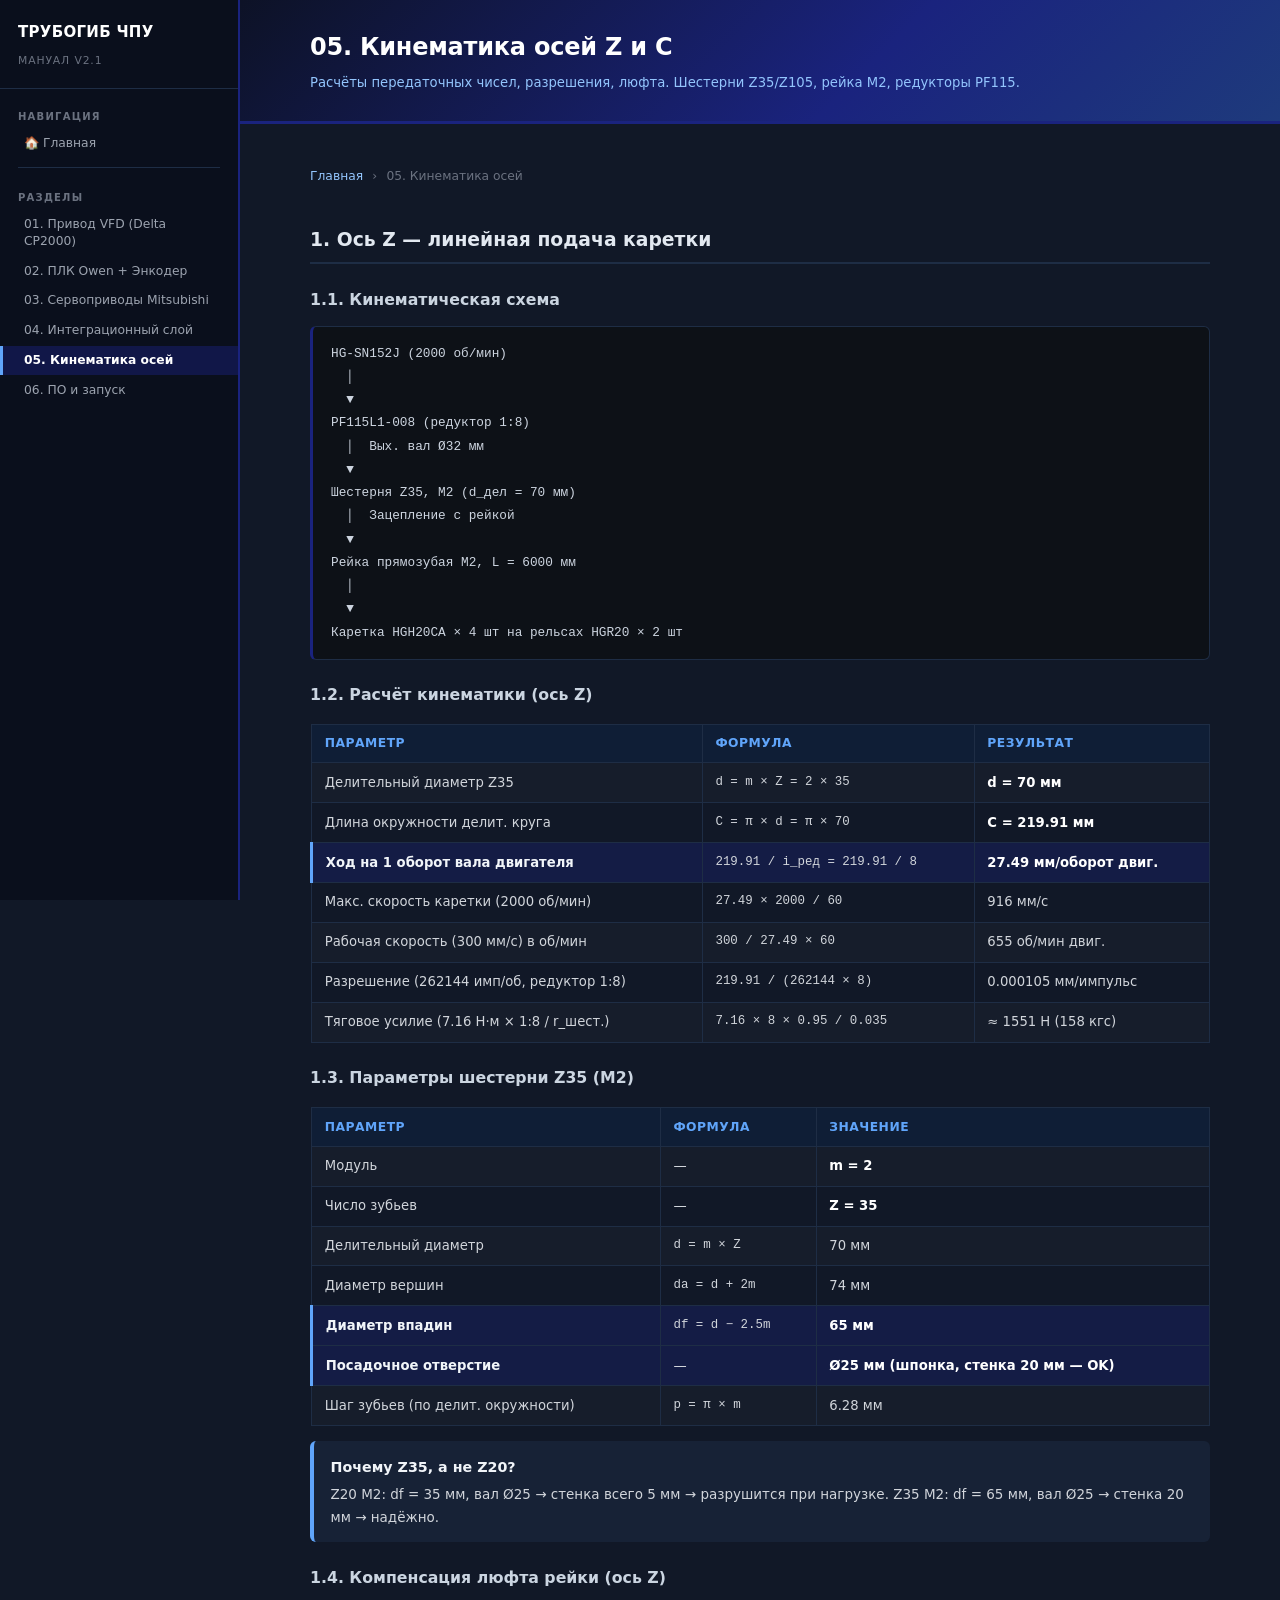
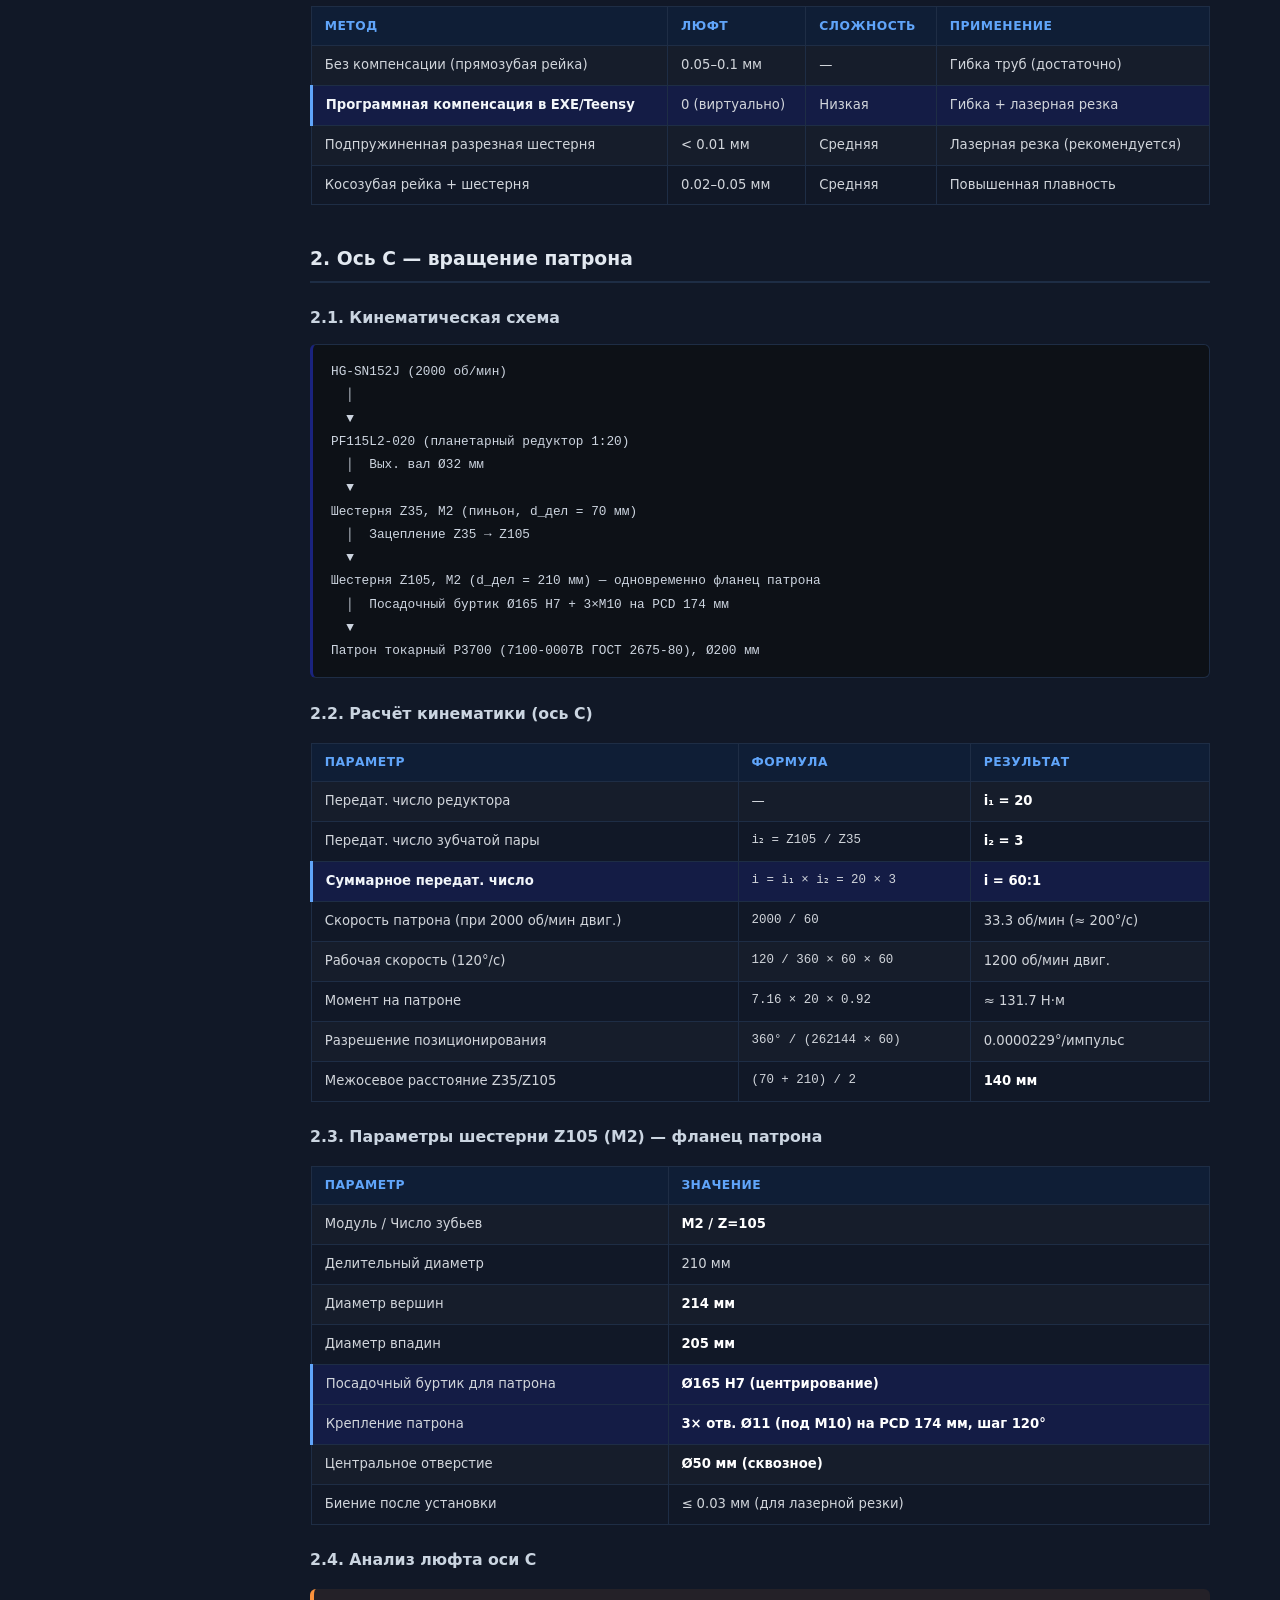
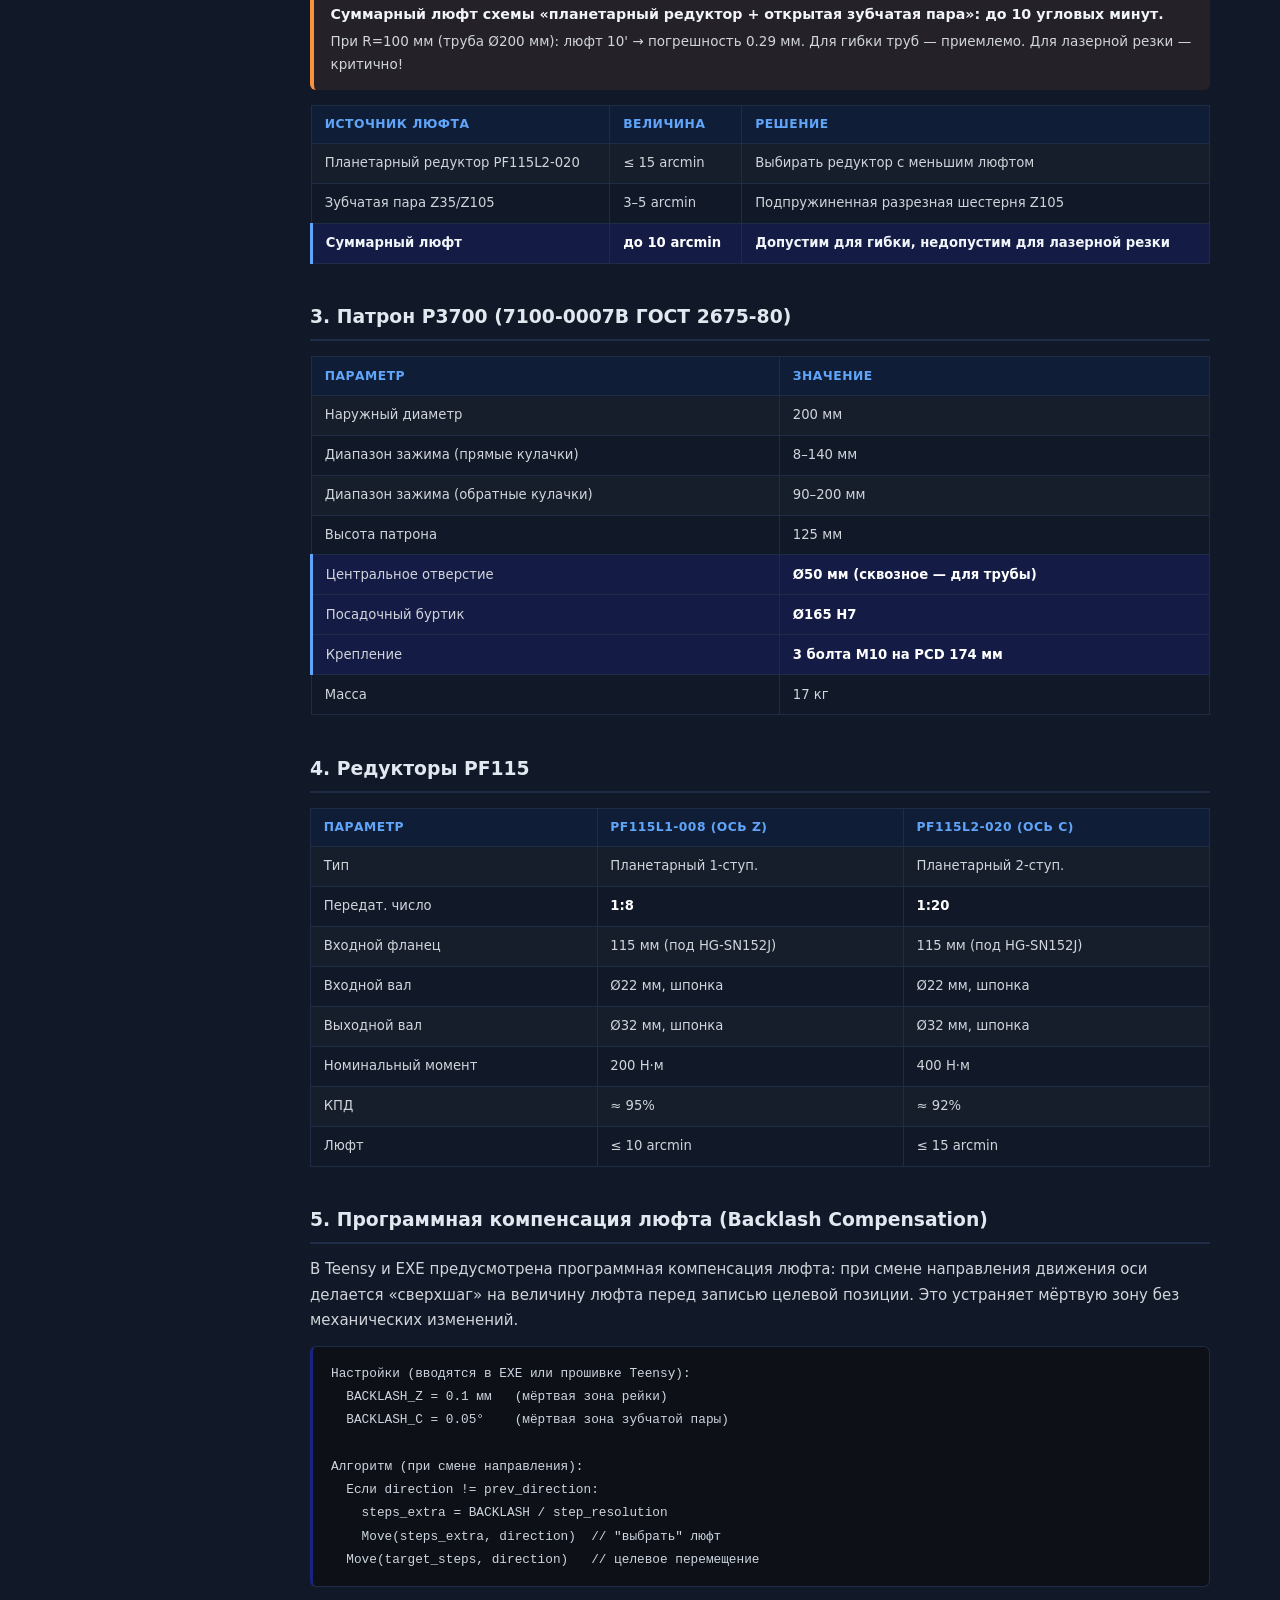
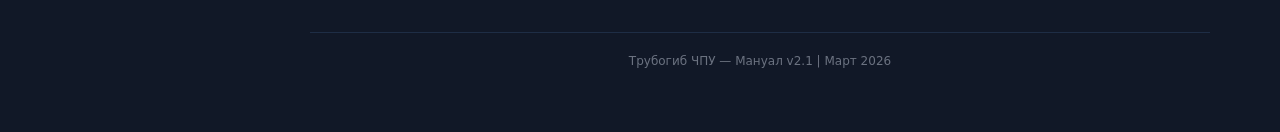
<file: Manual/05_mechanics.html>
<!DOCTYPE html>
<html lang="ru">
<head>
  <meta charset="UTF-8">
  <meta name="viewport" content="width=device-width, initial-scale=1.0">
  <title>05. Кинематика осей — Трубогиб ЧПУ</title>
  <link rel="stylesheet" href="style.css">
</head>
<body>
<div class="page-wrapper">

  <nav class="sidebar">
    <div class="sidebar-logo">
      <strong>ТРУБОГИБ ЧПУ</strong>
      <span>Мануал v2.1</span>
    </div>
    <div class="sidebar-section">Навигация</div>
    <a href="index.html">&#127968; Главная</a>
    <div class="sidebar-divider"></div>
    <div class="sidebar-section">Разделы</div>
    <a href="01_vfd_delta_cp2000.html">01. Привод VFD (Delta CP2000)</a>
    <a href="02_plc_owen.html">02. ПЛК Owen + Энкодер</a>
    <a href="03_servo_mitsubishi.html">03. Сервоприводы Mitsubishi</a>
    <a href="04_control_bridge.html">04. Интеграционный слой</a>
    <a href="05_mechanics.html" class="active">05. Кинематика осей</a>
    <a href="06_software_runtime.html">06. ПО и запуск</a>
  </nav>

  <div class="main-content">
    <header>
      <div class="container">
        <h1>05. Кинематика осей Z и C</h1>
        <div class="subtitle">Расчёты передаточных чисел, разрешения, люфта. Шестерни Z35/Z105, рейка M2, редукторы PF115.</div>
      </div>
    </header>

    <div class="container">
      <nav class="breadcrumb">
        <a href="index.html">Главная</a> <span>&rsaquo;</span> 05. Кинематика осей
      </nav>

      <h2>1. Ось Z — линейная подача каретки</h2>

      <h3>1.1. Кинематическая схема</h3>
      <pre><code>HG-SN152J (2000 об/мин)
  │
  ▼
PF115L1-008 (редуктор 1:8)
  │  Вых. вал Ø32 мм
  ▼
Шестерня Z35, M2 (d_дел = 70 мм)
  │  Зацепление с рейкой
  ▼
Рейка прямозубая M2, L = 6000 мм
  │
  ▼
Каретка HGH20CA × 4 шт на рельсах HGR20 × 2 шт</code></pre>

      <h3>1.2. Расчёт кинематики (ось Z)</h3>
      <div class="table-wrap">
      <table>
        <tr><th>Параметр</th><th>Формула</th><th>Результат</th></tr>
        <tr>
          <td>Делительный диаметр Z35</td>
          <td class="mono">d = m × Z = 2 × 35</td>
          <td class="bold">d = 70 мм</td>
        </tr>
        <tr>
          <td>Длина окружности делит. круга</td>
          <td class="mono">C = π × d = π × 70</td>
          <td class="bold">C = 219.91 мм</td>
        </tr>
        <tr class="key-row">
          <td><strong>Ход на 1 оборот вала двигателя</strong></td>
          <td class="mono">219.91 / i_ред = 219.91 / 8</td>
          <td class="bold">27.49 мм/оборот двиг.</td>
        </tr>
        <tr>
          <td>Макс. скорость каретки (2000 об/мин)</td>
          <td class="mono">27.49 × 2000 / 60</td>
          <td>916 мм/с</td>
        </tr>
        <tr>
          <td>Рабочая скорость (300 мм/с) в об/мин</td>
          <td class="mono">300 / 27.49 × 60</td>
          <td>655 об/мин двиг.</td>
        </tr>
        <tr>
          <td>Разрешение (262144 имп/об, редуктор 1:8)</td>
          <td class="mono">219.91 / (262144 × 8)</td>
          <td>0.000105 мм/импульс</td>
        </tr>
        <tr>
          <td>Тяговое усилие (7.16 Н·м × 1:8 / r_шест.)</td>
          <td class="mono">7.16 × 8 × 0.95 / 0.035</td>
          <td>≈ 1551 Н (158 кгс)</td>
        </tr>
      </table>
      </div>

      <h3>1.3. Параметры шестерни Z35 (M2)</h3>
      <div class="table-wrap">
      <table>
        <tr><th>Параметр</th><th>Формула</th><th>Значение</th></tr>
        <tr><td>Модуль</td><td>—</td><td class="bold">m = 2</td></tr>
        <tr><td>Число зубьев</td><td>—</td><td class="bold">Z = 35</td></tr>
        <tr><td>Делительный диаметр</td><td class="mono">d = m × Z</td><td>70 мм</td></tr>
        <tr><td>Диаметр вершин</td><td class="mono">da = d + 2m</td><td>74 мм</td></tr>
        <tr class="key-row">
          <td><strong>Диаметр впадин</strong></td>
          <td class="mono">df = d − 2.5m</td>
          <td class="bold">65 мм</td>
        </tr>
        <tr class="key-row">
          <td><strong>Посадочное отверстие</strong></td>
          <td>—</td>
          <td class="bold">Ø25 мм (шпонка, стенка 20 мм — OK)</td>
        </tr>
        <tr><td>Шаг зубьев (по делит. окружности)</td><td class="mono">p = π × m</td><td>6.28 мм</td></tr>
      </table>
      </div>

      <div class="alert alert-info">
        <strong>Почему Z35, а не Z20?</strong>
        Z20 M2: df = 35 мм, вал Ø25 → стенка всего 5 мм → разрушится при нагрузке.
        Z35 M2: df = 65 мм, вал Ø25 → стенка 20 мм → надёжно.
      </div>

      <h3>1.4. Компенсация люфта рейки (ось Z)</h3>
      <div class="table-wrap">
      <table>
        <tr><th>Метод</th><th>Люфт</th><th>Сложность</th><th>Применение</th></tr>
        <tr><td>Без компенсации (прямозубая рейка)</td><td>0.05–0.1 мм</td><td>—</td><td>Гибка труб (достаточно)</td></tr>
        <tr class="key-row">
          <td><strong>Программная компенсация в EXE/Teensy</strong></td>
          <td>0 (виртуально)</td>
          <td>Низкая</td>
          <td>Гибка + лазерная резка</td>
        </tr>
        <tr>
          <td>Подпружиненная разрезная шестерня</td>
          <td>&lt; 0.01 мм</td>
          <td>Средняя</td>
          <td>Лазерная резка (рекомендуется)</td>
        </tr>
        <tr>
          <td>Косозубая рейка + шестерня</td>
          <td>0.02–0.05 мм</td>
          <td>Средняя</td>
          <td>Повышенная плавность</td>
        </tr>
      </table>
      </div>

      <h2>2. Ось C — вращение патрона</h2>

      <h3>2.1. Кинематическая схема</h3>
      <pre><code>HG-SN152J (2000 об/мин)
  │
  ▼
PF115L2-020 (планетарный редуктор 1:20)
  │  Вых. вал Ø32 мм
  ▼
Шестерня Z35, M2 (пиньон, d_дел = 70 мм)
  │  Зацепление Z35 → Z105
  ▼
Шестерня Z105, M2 (d_дел = 210 мм) — одновременно фланец патрона
  │  Посадочный буртик Ø165 H7 + 3×М10 на PCD 174 мм
  ▼
Патрон токарный Р3700 (7100-0007В ГОСТ 2675-80), Ø200 мм</code></pre>

      <h3>2.2. Расчёт кинематики (ось C)</h3>
      <div class="table-wrap">
      <table>
        <tr><th>Параметр</th><th>Формула</th><th>Результат</th></tr>
        <tr>
          <td>Передат. число редуктора</td>
          <td>—</td>
          <td class="bold">i₁ = 20</td>
        </tr>
        <tr>
          <td>Передат. число зубчатой пары</td>
          <td class="mono">i₂ = Z105 / Z35</td>
          <td class="bold">i₂ = 3</td>
        </tr>
        <tr class="key-row">
          <td><strong>Суммарное передат. число</strong></td>
          <td class="mono">i = i₁ × i₂ = 20 × 3</td>
          <td class="bold">i = 60:1</td>
        </tr>
        <tr>
          <td>Скорость патрона (при 2000 об/мин двиг.)</td>
          <td class="mono">2000 / 60</td>
          <td>33.3 об/мин (≈ 200°/с)</td>
        </tr>
        <tr>
          <td>Рабочая скорость (120°/с)</td>
          <td class="mono">120 / 360 × 60 × 60</td>
          <td>1200 об/мин двиг.</td>
        </tr>
        <tr>
          <td>Момент на патроне</td>
          <td class="mono">7.16 × 20 × 0.92</td>
          <td>≈ 131.7 Н·м</td>
        </tr>
        <tr>
          <td>Разрешение позиционирования</td>
          <td class="mono">360° / (262144 × 60)</td>
          <td>0.0000229°/импульс</td>
        </tr>
        <tr>
          <td>Межосевое расстояние Z35/Z105</td>
          <td class="mono">(70 + 210) / 2</td>
          <td class="bold">140 мм</td>
        </tr>
      </table>
      </div>

      <h3>2.3. Параметры шестерни Z105 (M2) — фланец патрона</h3>
      <div class="table-wrap">
      <table>
        <tr><th>Параметр</th><th>Значение</th></tr>
        <tr><td>Модуль / Число зубьев</td><td class="bold">M2 / Z=105</td></tr>
        <tr><td>Делительный диаметр</td><td>210 мм</td></tr>
        <tr><td>Диаметр вершин</td><td class="bold">214 мм</td></tr>
        <tr><td>Диаметр впадин</td><td class="bold">205 мм</td></tr>
        <tr class="key-row"><td>Посадочный буртик для патрона</td><td class="bold">Ø165 H7 (центрирование)</td></tr>
        <tr class="key-row"><td>Крепление патрона</td><td class="bold">3× отв. Ø11 (под М10) на PCD 174 мм, шаг 120°</td></tr>
        <tr><td>Центральное отверстие</td><td class="bold">Ø50 мм (сквозное)</td></tr>
        <tr><td>Биение после установки</td><td>≤ 0.03 мм (для лазерной резки)</td></tr>
      </table>
      </div>

      <h3>2.4. Анализ люфта оси C</h3>

      <div class="alert alert-warn">
        <strong>Суммарный люфт схемы «планетарный редуктор + открытая зубчатая пара»: до 10 угловых минут.</strong>
        При R=100 мм (труба Ø200 мм): люфт 10' → погрешность 0.29 мм.
        Для гибки труб — приемлемо. Для лазерной резки — критично!
      </div>

      <div class="table-wrap">
      <table>
        <tr><th>Источник люфта</th><th>Величина</th><th>Решение</th></tr>
        <tr><td>Планетарный редуктор PF115L2-020</td><td>≤ 15 arcmin</td><td>Выбирать редуктор с меньшим люфтом</td></tr>
        <tr><td>Зубчатая пара Z35/Z105</td><td>3–5 arcmin</td><td>Подпружиненная разрезная шестерня Z105</td></tr>
        <tr class="key-row">
          <td><strong>Суммарный люфт</strong></td>
          <td class="bold">до 10 arcmin</td>
          <td><strong>Допустим для гибки, недопустим для лазерной резки</strong></td>
        </tr>
      </table>
      </div>

      <h2>3. Патрон Р3700 (7100-0007В ГОСТ 2675-80)</h2>
      <div class="table-wrap">
      <table>
        <tr><th>Параметр</th><th>Значение</th></tr>
        <tr><td>Наружный диаметр</td><td>200 мм</td></tr>
        <tr><td>Диапазон зажима (прямые кулачки)</td><td>8–140 мм</td></tr>
        <tr><td>Диапазон зажима (обратные кулачки)</td><td>90–200 мм</td></tr>
        <tr><td>Высота патрона</td><td>125 мм</td></tr>
        <tr class="key-row"><td>Центральное отверстие</td><td class="bold">Ø50 мм (сквозное — для трубы)</td></tr>
        <tr class="key-row"><td>Посадочный буртик</td><td class="bold">Ø165 H7</td></tr>
        <tr class="key-row"><td>Крепление</td><td class="bold">3 болта М10 на PCD 174 мм</td></tr>
        <tr><td>Масса</td><td>17 кг</td></tr>
      </table>
      </div>

      <h2>4. Редукторы PF115</h2>
      <div class="table-wrap">
      <table>
        <tr><th>Параметр</th><th>PF115L1-008 (ось Z)</th><th>PF115L2-020 (ось C)</th></tr>
        <tr><td>Тип</td><td>Планетарный 1-ступ.</td><td>Планетарный 2-ступ.</td></tr>
        <tr><td>Передат. число</td><td class="bold">1:8</td><td class="bold">1:20</td></tr>
        <tr><td>Входной фланец</td><td>115 мм (под HG-SN152J)</td><td>115 мм (под HG-SN152J)</td></tr>
        <tr><td>Входной вал</td><td>Ø22 мм, шпонка</td><td>Ø22 мм, шпонка</td></tr>
        <tr><td>Выходной вал</td><td>Ø32 мм, шпонка</td><td>Ø32 мм, шпонка</td></tr>
        <tr><td>Номинальный момент</td><td>200 Н·м</td><td>400 Н·м</td></tr>
        <tr><td>КПД</td><td>≈ 95%</td><td>≈ 92%</td></tr>
        <tr><td>Люфт</td><td>≤ 10 arcmin</td><td>≤ 15 arcmin</td></tr>
      </table>
      </div>

      <h2>5. Программная компенсация люфта (Backlash Compensation)</h2>

      <p>В Teensy и EXE предусмотрена программная компенсация люфта: при смене направления движения оси делается «сверхшаг» на величину люфта перед записью целевой позиции. Это устраняет мёртвую зону без механических изменений.</p>

      <pre><code>Настройки (вводятся в EXE или прошивке Teensy):
  BACKLASH_Z = 0.1 мм   (мёртвая зона рейки)
  BACKLASH_C = 0.05°    (мёртвая зона зубчатой пары)

Алгоритм (при смене направления):
  Если direction != prev_direction:
    steps_extra = BACKLASH / step_resolution
    Move(steps_extra, direction)  // "выбрать" люфт
  Move(target_steps, direction)   // целевое перемещение</code></pre>

      <footer>Трубогиб ЧПУ — Мануал v2.1 | Март 2026</footer>
    </div>
  </div>
</div>
</body>
</html>
</file>
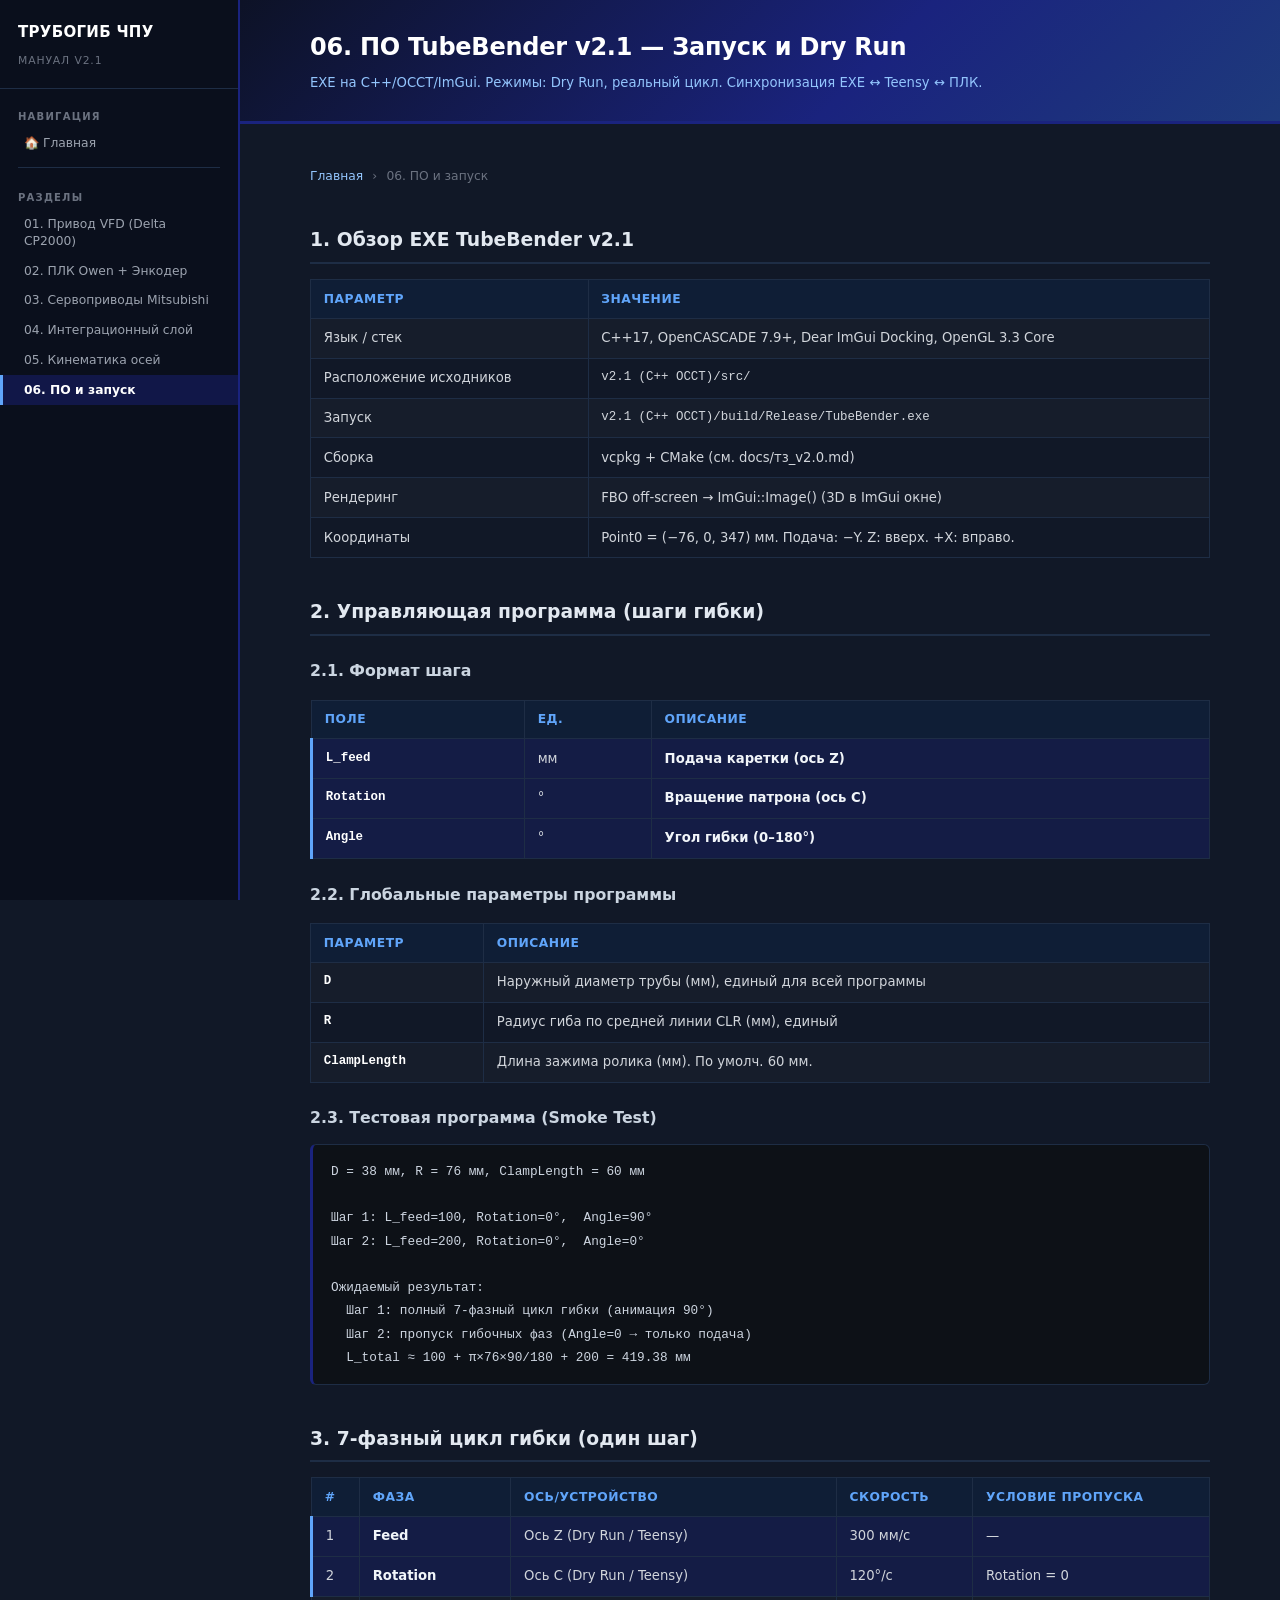
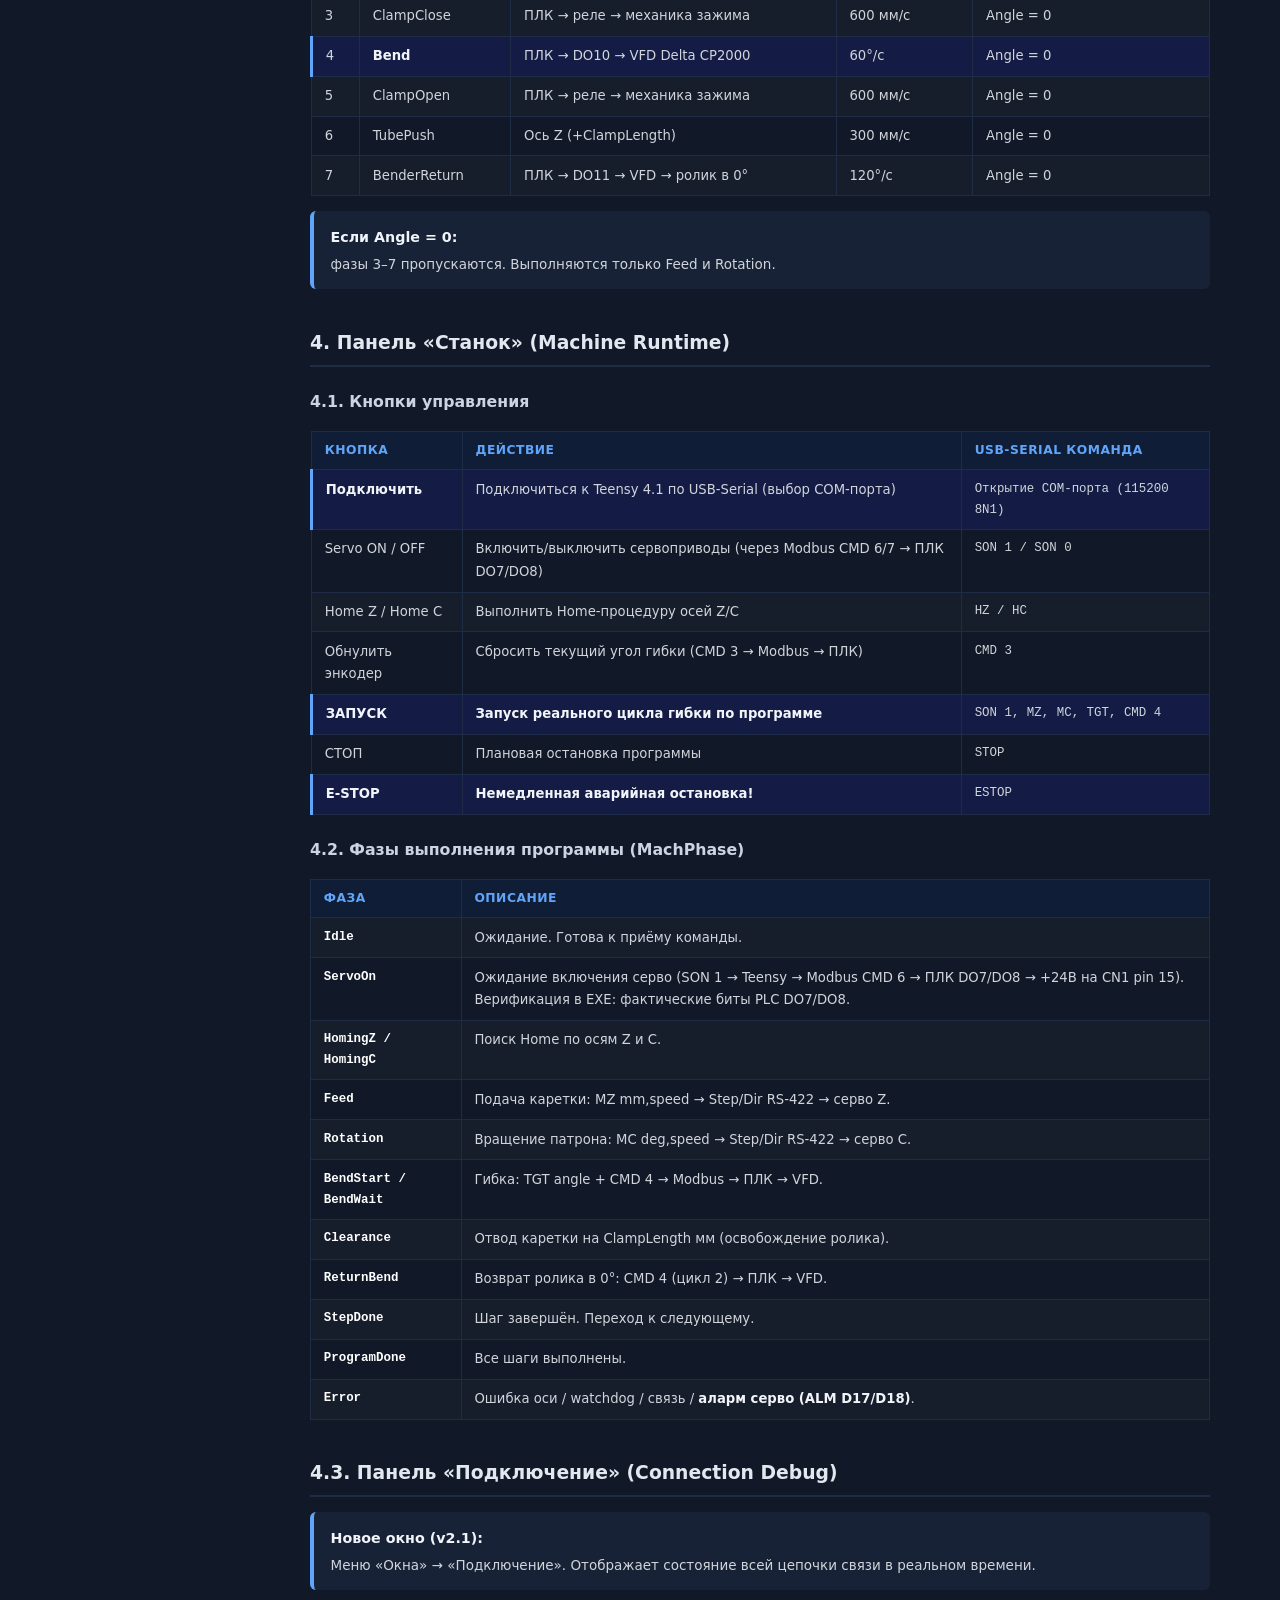
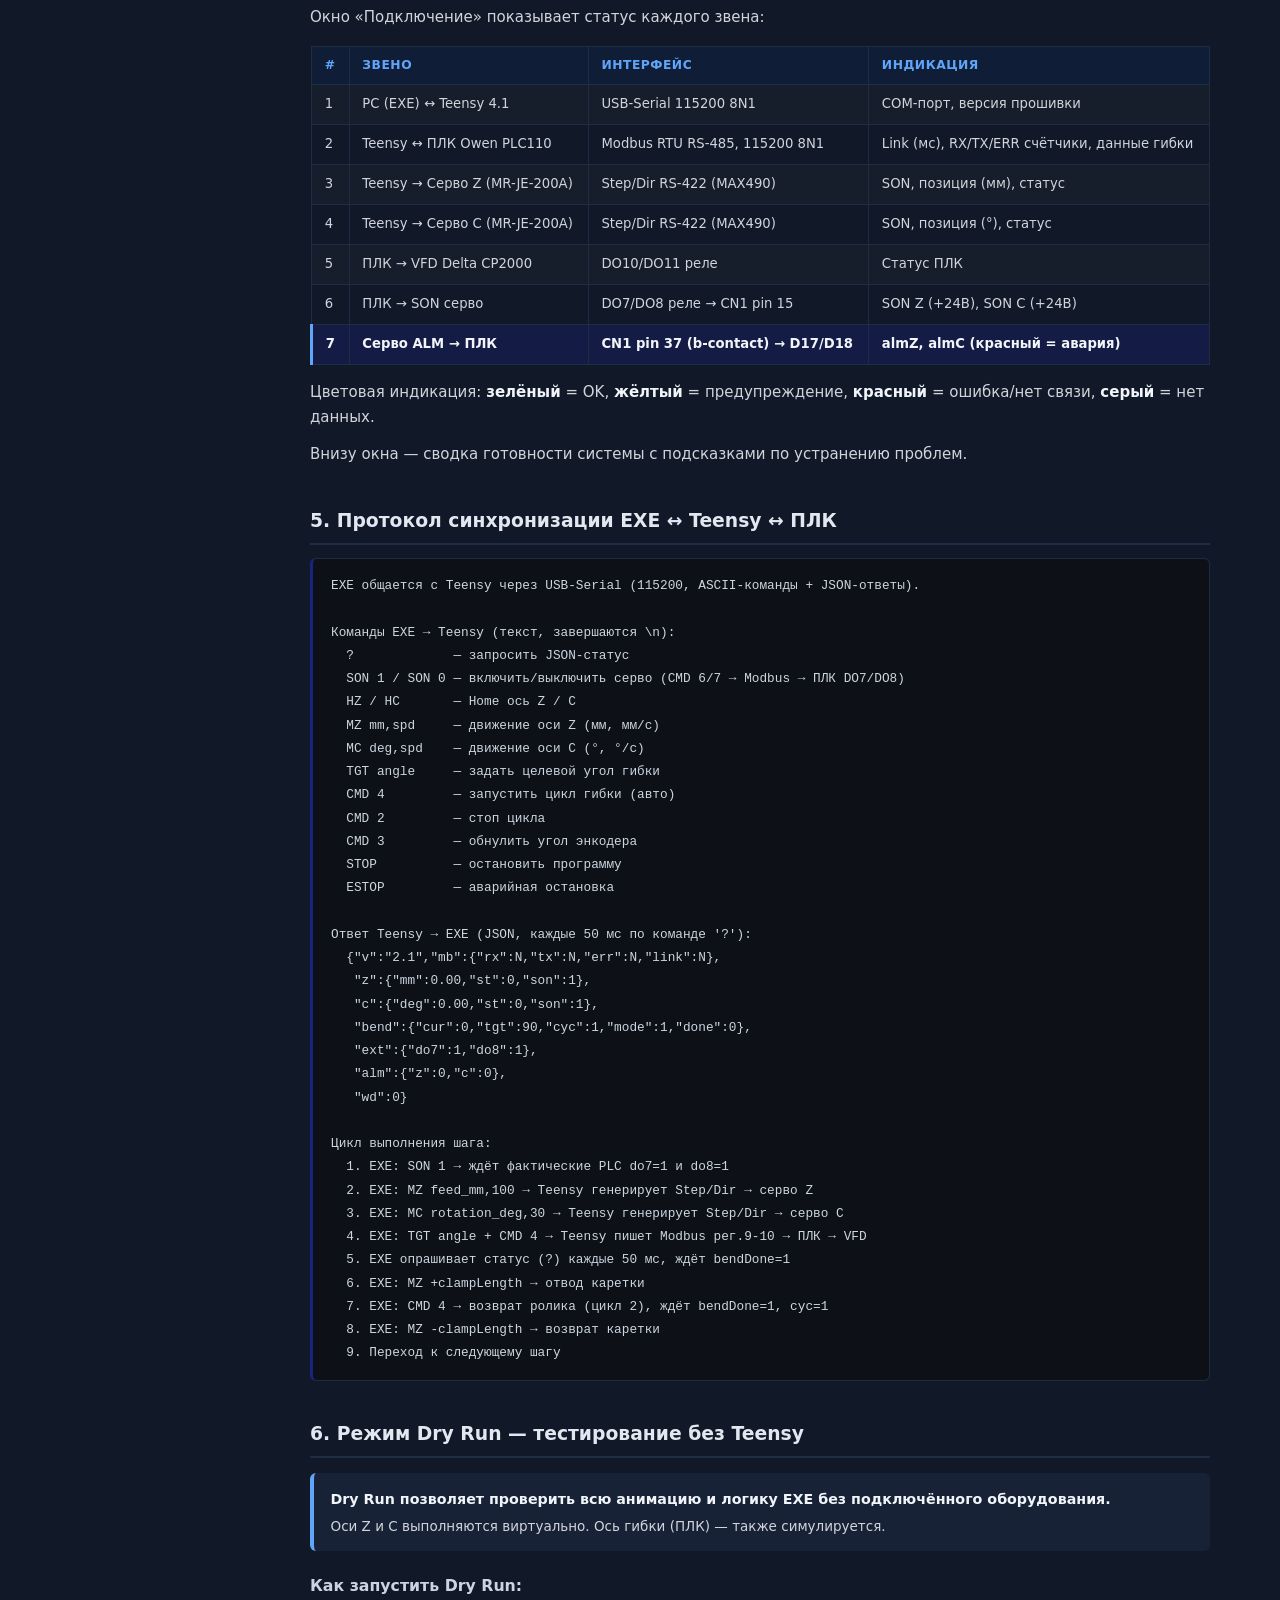
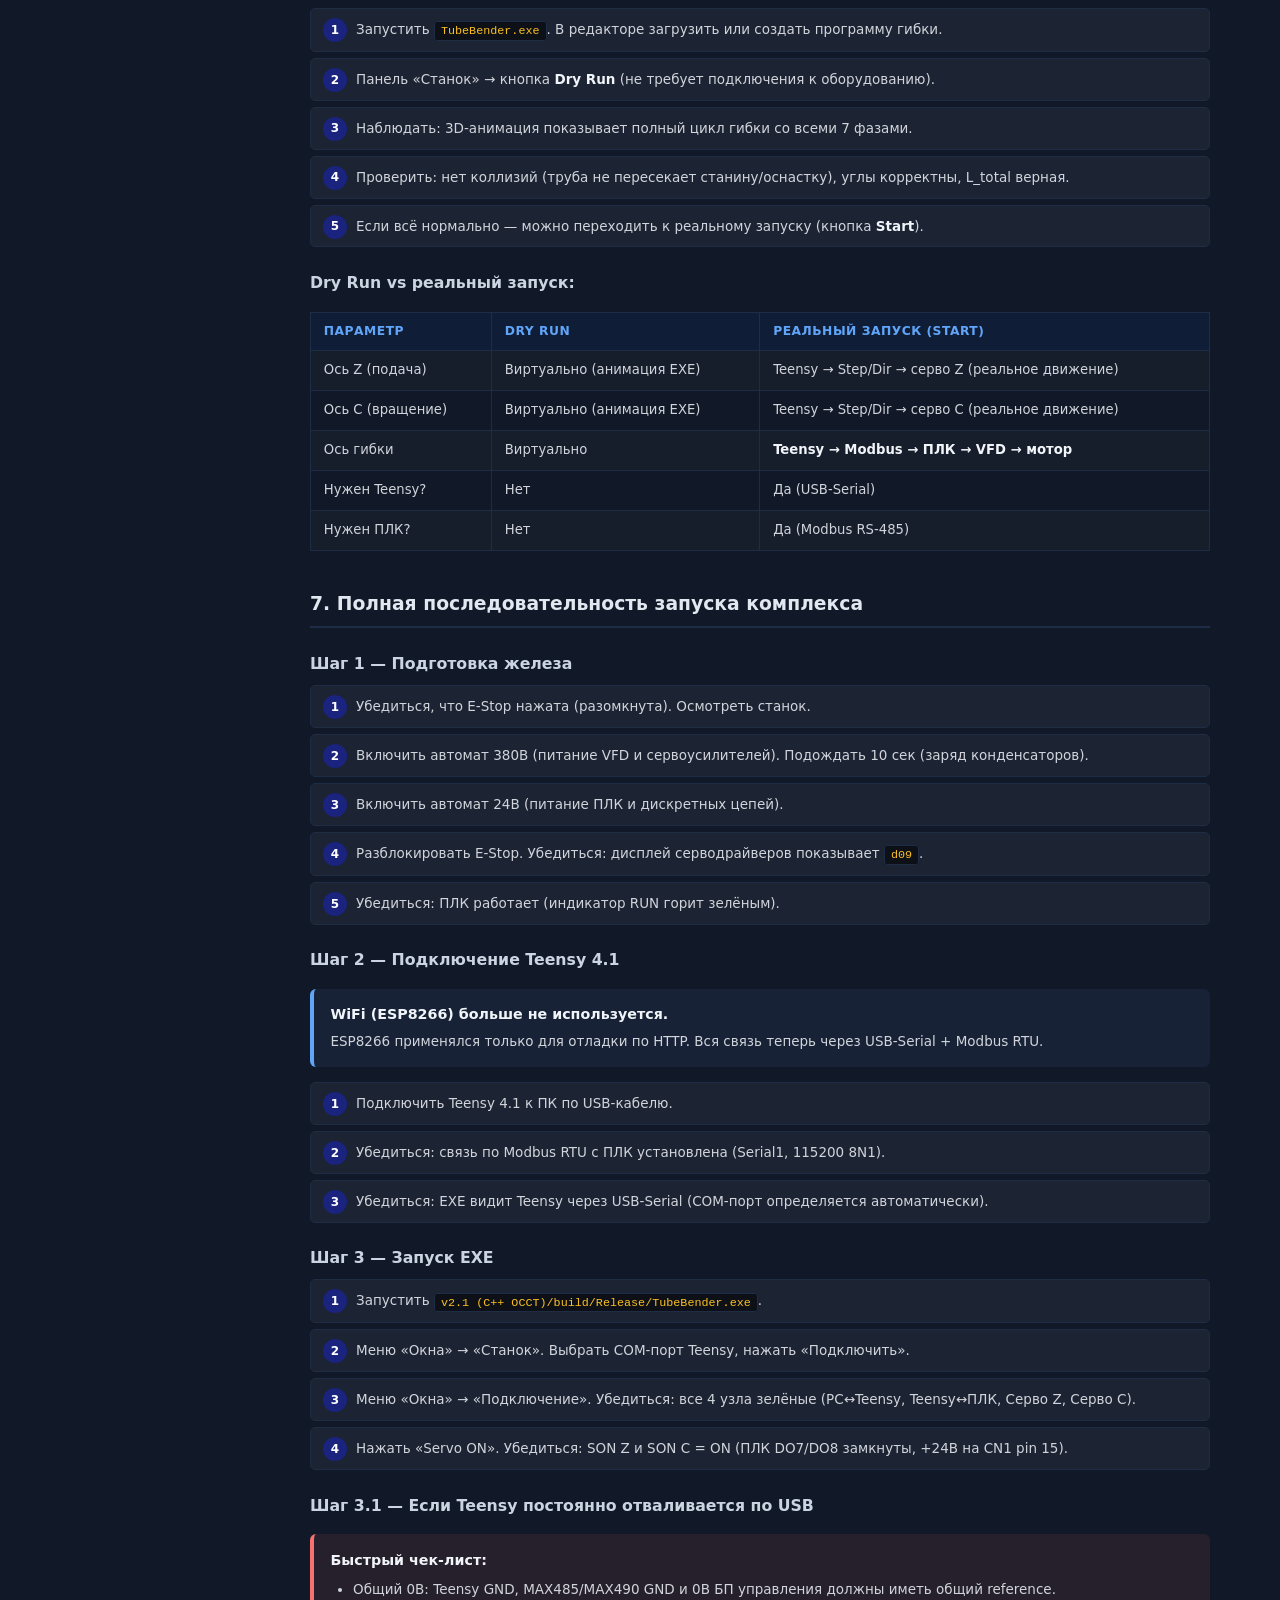
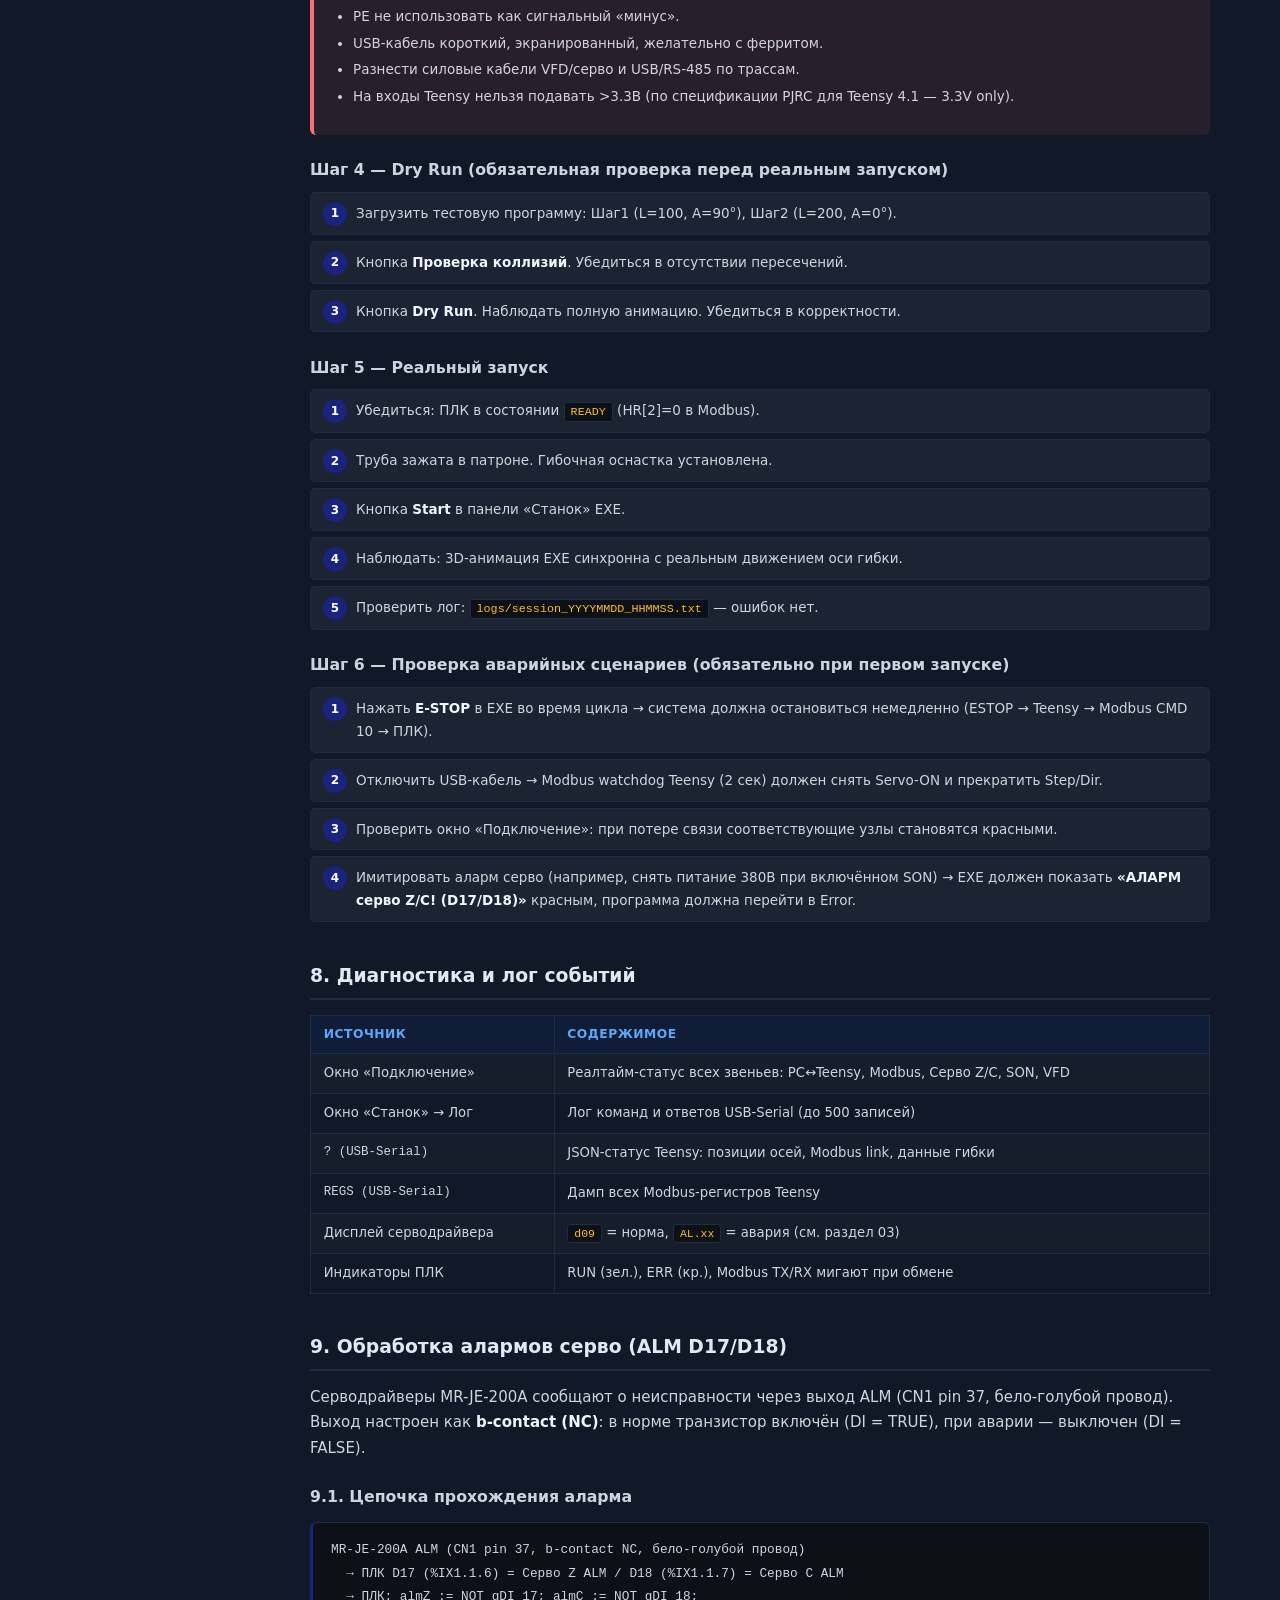
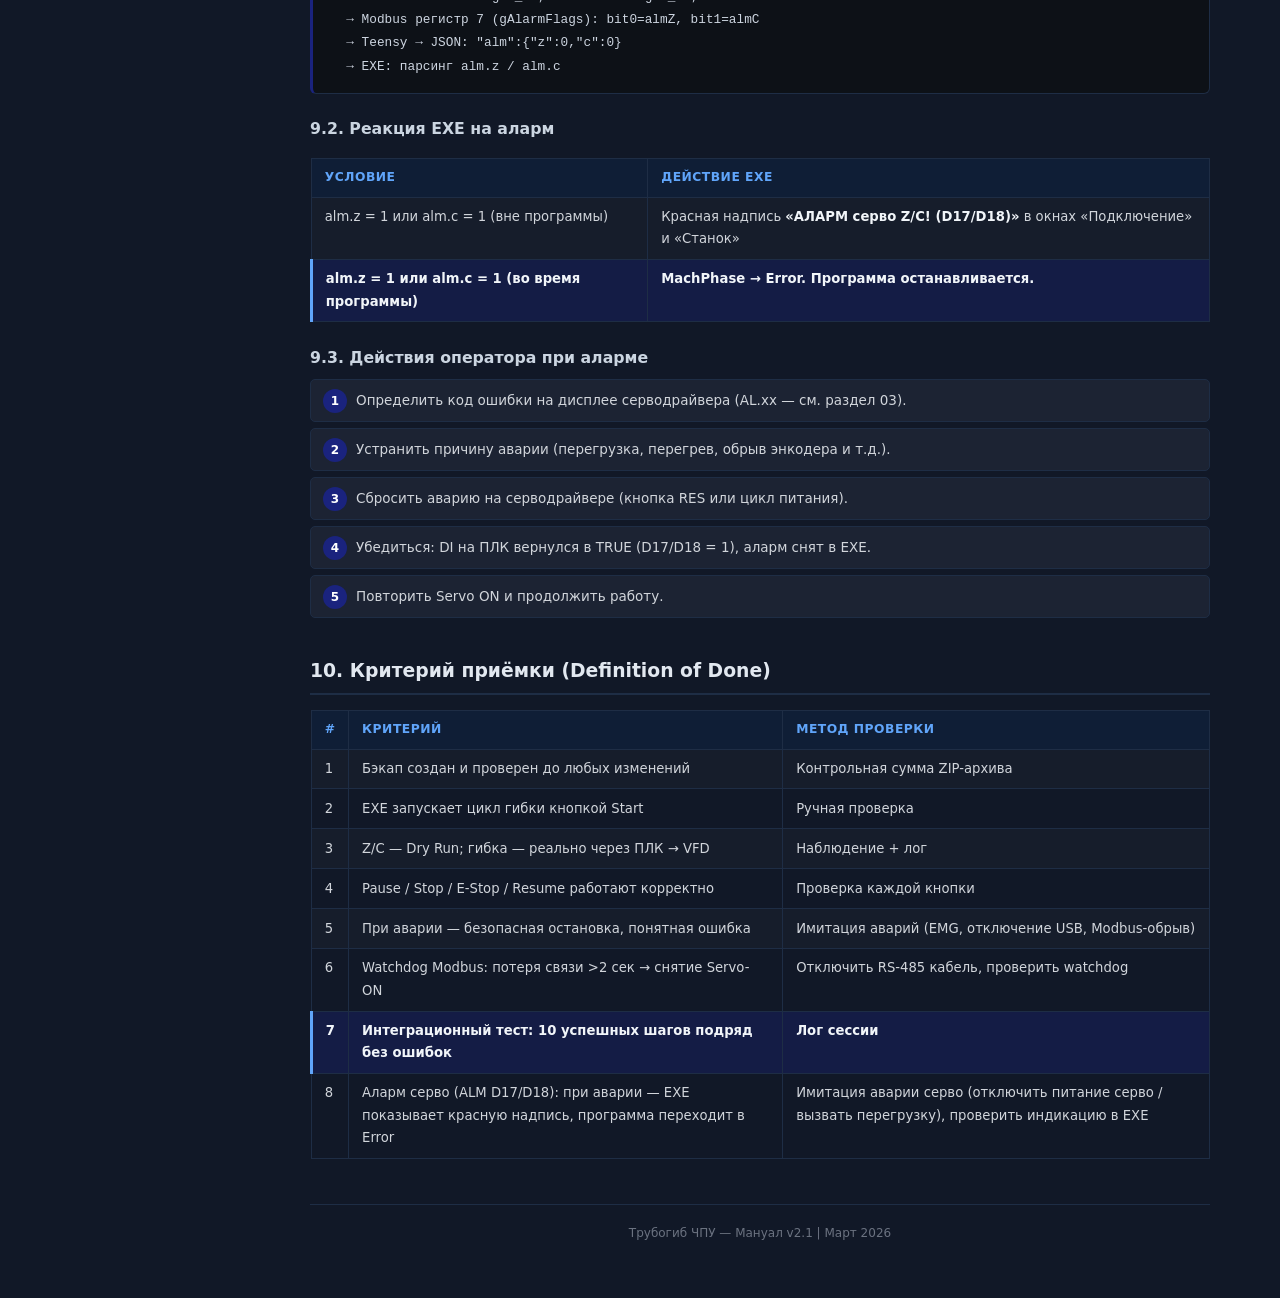
<file: Manual/06_software_runtime.html>
<!DOCTYPE html>
<html lang="ru">
<head>
  <meta charset="UTF-8">
  <meta name="viewport" content="width=device-width, initial-scale=1.0">
  <title>06. ПО и запуск — Трубогиб ЧПУ</title>
  <link rel="stylesheet" href="style.css">
</head>
<body>
<div class="page-wrapper">

  <nav class="sidebar">
    <div class="sidebar-logo">
      <strong>ТРУБОГИБ ЧПУ</strong>
      <span>Мануал v2.1</span>
    </div>
    <div class="sidebar-section">Навигация</div>
    <a href="index.html">&#127968; Главная</a>
    <div class="sidebar-divider"></div>
    <div class="sidebar-section">Разделы</div>
    <a href="01_vfd_delta_cp2000.html">01. Привод VFD (Delta CP2000)</a>
    <a href="02_plc_owen.html">02. ПЛК Owen + Энкодер</a>
    <a href="03_servo_mitsubishi.html">03. Сервоприводы Mitsubishi</a>
    <a href="04_control_bridge.html">04. Интеграционный слой</a>
    <a href="05_mechanics.html">05. Кинематика осей</a>
    <a href="06_software_runtime.html" class="active">06. ПО и запуск</a>
  </nav>

  <div class="main-content">
    <header>
      <div class="container">
        <h1>06. ПО TubeBender v2.1 — Запуск и Dry Run</h1>
        <div class="subtitle">EXE на C++/OCCT/ImGui. Режимы: Dry Run, реальный цикл. Синхронизация EXE &harr; Teensy &harr; ПЛК.</div>
      </div>
    </header>

    <div class="container">
      <nav class="breadcrumb">
        <a href="index.html">Главная</a> <span>&rsaquo;</span> 06. ПО и запуск
      </nav>

      <h2>1. Обзор EXE TubeBender v2.1</h2>

      <div class="table-wrap">
      <table>
        <tr><th>Параметр</th><th>Значение</th></tr>
        <tr><td>Язык / стек</td><td>C++17, OpenCASCADE 7.9+, Dear ImGui Docking, OpenGL 3.3 Core</td></tr>
        <tr><td>Расположение исходников</td><td class="mono">v2.1 (C++ OCCT)/src/</td></tr>
        <tr><td>Запуск</td><td class="mono">v2.1 (C++ OCCT)/build/Release/TubeBender.exe</td></tr>
        <tr><td>Сборка</td><td>vcpkg + CMake (см. docs/тз_v2.0.md)</td></tr>
        <tr><td>Рендеринг</td><td>FBO off-screen → ImGui::Image() (3D в ImGui окне)</td></tr>
        <tr><td>Координаты</td><td>Point0 = (−76, 0, 347) мм. Подача: −Y. Z: вверх. +X: вправо.</td></tr>
      </table>
      </div>

      <h2>2. Управляющая программа (шаги гибки)</h2>

      <h3>2.1. Формат шага</h3>
      <div class="table-wrap">
      <table>
        <tr><th>Поле</th><th>Ед.</th><th>Описание</th></tr>
        <tr class="key-row"><td class="mono bold">L_feed</td><td>мм</td><td><strong>Подача каретки (ось Z)</strong></td></tr>
        <tr class="key-row"><td class="mono bold">Rotation</td><td>°</td><td><strong>Вращение патрона (ось C)</strong></td></tr>
        <tr class="key-row"><td class="mono bold">Angle</td><td>°</td><td><strong>Угол гибки (0–180°)</strong></td></tr>
      </table>
      </div>

      <h3>2.2. Глобальные параметры программы</h3>
      <div class="table-wrap">
      <table>
        <tr><th>Параметр</th><th>Описание</th></tr>
        <tr><td class="mono bold">D</td><td>Наружный диаметр трубы (мм), единый для всей программы</td></tr>
        <tr><td class="mono bold">R</td><td>Радиус гиба по средней линии CLR (мм), единый</td></tr>
        <tr><td class="mono bold">ClampLength</td><td>Длина зажима ролика (мм). По умолч. 60 мм.</td></tr>
      </table>
      </div>

      <h3>2.3. Тестовая программа (Smoke Test)</h3>
      <pre><code>D = 38 мм, R = 76 мм, ClampLength = 60 мм

Шаг 1: L_feed=100, Rotation=0°,  Angle=90°
Шаг 2: L_feed=200, Rotation=0°,  Angle=0°

Ожидаемый результат:
  Шаг 1: полный 7-фазный цикл гибки (анимация 90°)
  Шаг 2: пропуск гибочных фаз (Angle=0 → только подача)
  L_total ≈ 100 + π×76×90/180 + 200 = 419.38 мм</code></pre>

      <h2>3. 7-фазный цикл гибки (один шаг)</h2>

      <div class="table-wrap">
      <table>
        <tr><th>#</th><th>Фаза</th><th>Ось/устройство</th><th>Скорость</th><th>Условие пропуска</th></tr>
        <tr class="key-row">
          <td>1</td><td><strong>Feed</strong></td>
          <td>Ось Z (Dry Run / Teensy)</td><td>300 мм/с</td><td>—</td>
        </tr>
        <tr class="key-row">
          <td>2</td><td><strong>Rotation</strong></td>
          <td>Ось C (Dry Run / Teensy)</td><td>120°/с</td><td>Rotation = 0</td>
        </tr>
        <tr>
          <td>3</td><td>ClampClose</td>
          <td>ПЛК → реле → механика зажима</td><td>600 мм/с</td><td>Angle = 0</td>
        </tr>
        <tr class="key-row">
          <td>4</td><td><strong>Bend</strong></td>
          <td>ПЛК → DO10 → VFD Delta CP2000</td><td>60°/с</td><td>Angle = 0</td>
        </tr>
        <tr>
          <td>5</td><td>ClampOpen</td>
          <td>ПЛК → реле → механика зажима</td><td>600 мм/с</td><td>Angle = 0</td>
        </tr>
        <tr>
          <td>6</td><td>TubePush</td>
          <td>Ось Z (+ClampLength)</td><td>300 мм/с</td><td>Angle = 0</td>
        </tr>
        <tr>
          <td>7</td><td>BenderReturn</td>
          <td>ПЛК → DO11 → VFD → ролик в 0°</td><td>120°/с</td><td>Angle = 0</td>
        </tr>
      </table>
      </div>

      <div class="alert alert-info">
        <strong>Если Angle = 0:</strong> фазы 3–7 пропускаются. Выполняются только Feed и Rotation.
      </div>

      <h2>4. Панель &laquo;Станок&raquo; (Machine Runtime)</h2>

      <h3>4.1. Кнопки управления</h3>
      <div class="table-wrap">
      <table>
        <tr><th>Кнопка</th><th>Действие</th><th>USB-Serial команда</th></tr>
        <tr class="key-row">
          <td><strong>Подключить</strong></td>
          <td>Подключиться к Teensy 4.1 по USB-Serial (выбор COM-порта)</td>
          <td class="mono">Открытие COM-порта (115200 8N1)</td>
        </tr>
        <tr>
          <td>Servo ON / OFF</td>
          <td>Включить/выключить сервоприводы (через Modbus CMD 6/7 &rarr; ПЛК DO7/DO8)</td>
          <td class="mono">SON 1 / SON 0</td>
        </tr>
        <tr>
          <td>Home Z / Home C</td>
          <td>Выполнить Home-процедуру осей Z/C</td>
          <td class="mono">HZ / HC</td>
        </tr>
        <tr>
          <td>Обнулить энкодер</td>
          <td>Сбросить текущий угол гибки (CMD 3 &rarr; Modbus &rarr; ПЛК)</td>
          <td class="mono">CMD 3</td>
        </tr>
        <tr class="key-row">
          <td><strong>ЗАПУСК</strong></td>
          <td><strong>Запуск реального цикла гибки по программе</strong></td>
          <td class="mono">SON 1, MZ, MC, TGT, CMD 4</td>
        </tr>
        <tr>
          <td>СТОП</td>
          <td>Плановая остановка программы</td>
          <td class="mono">STOP</td>
        </tr>
        <tr class="key-row">
          <td><strong>E-STOP</strong></td>
          <td><strong>Немедленная аварийная остановка!</strong></td>
          <td class="mono">ESTOP</td>
        </tr>
      </table>
      </div>

      <h3>4.2. Фазы выполнения программы (MachPhase)</h3>
      <div class="table-wrap">
      <table>
        <tr><th>Фаза</th><th>Описание</th></tr>
        <tr><td class="mono bold">Idle</td><td>Ожидание. Готова к приёму команды.</td></tr>
        <tr><td class="mono bold">ServoOn</td><td>Ожидание включения серво (SON 1 &rarr; Teensy &rarr; Modbus CMD 6 &rarr; ПЛК DO7/DO8 &rarr; +24В на CN1 pin 15). Верификация в EXE: фактические биты PLC DO7/DO8.</td></tr>
        <tr><td class="mono bold">HomingZ / HomingC</td><td>Поиск Home по осям Z и C.</td></tr>
        <tr><td class="mono bold">Feed</td><td>Подача каретки: MZ mm,speed &rarr; Step/Dir RS-422 &rarr; серво Z.</td></tr>
        <tr><td class="mono bold">Rotation</td><td>Вращение патрона: MC deg,speed &rarr; Step/Dir RS-422 &rarr; серво C.</td></tr>
        <tr><td class="mono bold">BendStart / BendWait</td><td>Гибка: TGT angle + CMD 4 &rarr; Modbus &rarr; ПЛК &rarr; VFD.</td></tr>
        <tr><td class="mono bold">Clearance</td><td>Отвод каретки на ClampLength мм (освобождение ролика).</td></tr>
        <tr><td class="mono bold">ReturnBend</td><td>Возврат ролика в 0&deg;: CMD 4 (цикл 2) &rarr; ПЛК &rarr; VFD.</td></tr>
        <tr><td class="mono bold">StepDone</td><td>Шаг завершён. Переход к следующему.</td></tr>
        <tr><td class="mono bold">ProgramDone</td><td>Все шаги выполнены.</td></tr>
        <tr><td class="mono bold">Error</td><td>Ошибка оси / watchdog / связь / <strong>аларм серво (ALM D17/D18)</strong>.</td></tr>
      </table>
      </div>

      <h2>4.3. Панель &laquo;Подключение&raquo; (Connection Debug)</h2>
      <div class="alert alert-info">
        <strong>Новое окно (v2.1):</strong> Меню &laquo;Окна&raquo; &rarr; &laquo;Подключение&raquo;. Отображает состояние всей цепочки связи в реальном времени.
      </div>
      <p>Окно &laquo;Подключение&raquo; показывает статус каждого звена:</p>
      <div class="table-wrap">
      <table>
        <tr><th>#</th><th>Звено</th><th>Интерфейс</th><th>Индикация</th></tr>
        <tr><td>1</td><td>PC (EXE) &harr; Teensy 4.1</td><td>USB-Serial 115200 8N1</td><td>COM-порт, версия прошивки</td></tr>
        <tr><td>2</td><td>Teensy &harr; ПЛК Owen PLC110</td><td>Modbus RTU RS-485, 115200 8N1</td><td>Link (мс), RX/TX/ERR счётчики, данные гибки</td></tr>
        <tr><td>3</td><td>Teensy &rarr; Серво Z (MR-JE-200A)</td><td>Step/Dir RS-422 (MAX490)</td><td>SON, позиция (мм), статус</td></tr>
        <tr><td>4</td><td>Teensy &rarr; Серво C (MR-JE-200A)</td><td>Step/Dir RS-422 (MAX490)</td><td>SON, позиция (&deg;), статус</td></tr>
        <tr><td>5</td><td>ПЛК &rarr; VFD Delta CP2000</td><td>DO10/DO11 реле</td><td>Статус ПЛК</td></tr>
        <tr><td>6</td><td>ПЛК &rarr; SON серво</td><td>DO7/DO8 реле &rarr; CN1 pin 15</td><td>SON Z (+24В), SON C (+24В)</td></tr>
        <tr class="key-row"><td><strong>7</strong></td><td><strong>Серво ALM &rarr; ПЛК</strong></td><td><strong>CN1 pin 37 (b-contact) &rarr; D17/D18</strong></td><td><strong>almZ, almC (красный = авария)</strong></td></tr>
      </table>
      </div>
      <p>Цветовая индикация: <span style="color:#3a3"><strong>зелёный</strong></span> = OK, <span style="color:#a73"><strong>жёлтый</strong></span> = предупреждение, <span style="color:#a22"><strong>красный</strong></span> = ошибка/нет связи, <span style="color:#888"><strong>серый</strong></span> = нет данных.</p>
      <p>Внизу окна &mdash; сводка готовности системы с подсказками по устранению проблем.</p>

      <h2>5. Протокол синхронизации EXE &harr; Teensy &harr; ПЛК</h2>

      <pre><code>EXE общается с Teensy через USB-Serial (115200, ASCII-команды + JSON-ответы).

Команды EXE &rarr; Teensy (текст, завершаются \n):
  ?             &mdash; запросить JSON-статус
  SON 1 / SON 0 &mdash; включить/выключить серво (CMD 6/7 &rarr; Modbus &rarr; ПЛК DO7/DO8)
  HZ / HC       &mdash; Home ось Z / C
  MZ mm,spd     &mdash; движение оси Z (мм, мм/с)
  MC deg,spd    &mdash; движение оси C (&deg;, &deg;/с)
  TGT angle     &mdash; задать целевой угол гибки
  CMD 4         &mdash; запустить цикл гибки (авто)
  CMD 2         &mdash; стоп цикла
  CMD 3         &mdash; обнулить угол энкодера
  STOP          &mdash; остановить программу
  ESTOP         &mdash; аварийная остановка

Ответ Teensy &rarr; EXE (JSON, каждые 50 мс по команде '?'):
  {"v":"2.1","mb":{"rx":N,"tx":N,"err":N,"link":N},
   "z":{"mm":0.00,"st":0,"son":1},
   "c":{"deg":0.00,"st":0,"son":1},
   "bend":{"cur":0,"tgt":90,"cyc":1,"mode":1,"done":0},
   "ext":{"do7":1,"do8":1},
   "alm":{"z":0,"c":0},
   "wd":0}

Цикл выполнения шага:
  1. EXE: SON 1 &rarr; ждёт фактические PLC do7=1 и do8=1
  2. EXE: MZ feed_mm,100 &rarr; Teensy генерирует Step/Dir &rarr; серво Z
  3. EXE: MC rotation_deg,30 &rarr; Teensy генерирует Step/Dir &rarr; серво C
  4. EXE: TGT angle + CMD 4 &rarr; Teensy пишет Modbus рег.9-10 &rarr; ПЛК &rarr; VFD
  5. EXE опрашивает статус (?) каждые 50 мс, ждёт bendDone=1
  6. EXE: MZ +clampLength &rarr; отвод каретки
  7. EXE: CMD 4 &rarr; возврат ролика (цикл 2), ждёт bendDone=1, cyc=1
  8. EXE: MZ -clampLength &rarr; возврат каретки
  9. Переход к следующему шагу</code></pre>

      <h2>6. Режим Dry Run — тестирование без Teensy</h2>

      <div class="alert alert-info">
        <strong>Dry Run позволяет проверить всю анимацию и логику EXE без подключённого оборудования.</strong>
        Оси Z и C выполняются виртуально. Ось гибки (ПЛК) — также симулируется.
      </div>

      <h3>Как запустить Dry Run:</h3>
      <div class="steps">
        <ol>
          <li>Запустить <code>TubeBender.exe</code>. В редакторе загрузить или создать программу гибки.</li>
          <li>Панель «Станок» → кнопка <strong>Dry Run</strong> (не требует подключения к оборудованию).</li>
          <li>Наблюдать: 3D-анимация показывает полный цикл гибки со всеми 7 фазами.</li>
          <li>Проверить: нет коллизий (труба не пересекает станину/оснастку), углы корректны, L_total верная.</li>
          <li>Если всё нормально — можно переходить к реальному запуску (кнопка <strong>Start</strong>).</li>
        </ol>
      </div>

      <h3>Dry Run vs реальный запуск:</h3>
      <div class="table-wrap">
      <table>
        <tr><th>Параметр</th><th>Dry Run</th><th>Реальный запуск (Start)</th></tr>
        <tr><td>Ось Z (подача)</td><td>Виртуально (анимация EXE)</td><td>Teensy &rarr; Step/Dir &rarr; серво Z (реальное движение)</td></tr>
        <tr><td>Ось C (вращение)</td><td>Виртуально (анимация EXE)</td><td>Teensy &rarr; Step/Dir &rarr; серво C (реальное движение)</td></tr>
        <tr><td>Ось гибки</td><td>Виртуально</td><td><strong>Teensy &rarr; Modbus &rarr; ПЛК &rarr; VFD &rarr; мотор</strong></td></tr>
        <tr><td>Нужен Teensy?</td><td>Нет</td><td>Да (USB-Serial)</td></tr>
        <tr><td>Нужен ПЛК?</td><td>Нет</td><td>Да (Modbus RS-485)</td></tr>
      </table>
      </div>

      <h2>7. Полная последовательность запуска комплекса</h2>

      <h3>Шаг 1 — Подготовка железа</h3>
      <div class="steps">
        <ol>
          <li>Убедиться, что E-Stop нажата (разомкнута). Осмотреть станок.</li>
          <li>Включить автомат 380В (питание VFD и сервоусилителей). Подождать 10 сек (заряд конденсаторов).</li>
          <li>Включить автомат 24В (питание ПЛК и дискретных цепей).</li>
          <li>Разблокировать E-Stop. Убедиться: дисплей серводрайверов показывает <code>d09</code>.</li>
          <li>Убедиться: ПЛК работает (индикатор RUN горит зелёным).</li>
        </ol>
      </div>

      <h3>Шаг 2 — Подключение Teensy 4.1</h3>
      <div class="alert alert-info">
        <strong>WiFi (ESP8266) больше не используется.</strong> ESP8266 применялся только для отладки по HTTP. Вся связь теперь через USB-Serial + Modbus RTU.
      </div>
      <div class="steps">
        <ol>
          <li>Подключить Teensy 4.1 к ПК по USB-кабелю.</li>
          <li>Убедиться: связь по Modbus RTU с ПЛК установлена (Serial1, 115200 8N1).</li>
          <li>Убедиться: EXE видит Teensy через USB-Serial (COM-порт определяется автоматически).</li>
        </ol>
      </div>

      <h3>Шаг 3 — Запуск EXE</h3>
      <div class="steps">
        <ol>
          <li>Запустить <code>v2.1 (C++ OCCT)/build/Release/TubeBender.exe</code>.</li>
          <li>Меню &laquo;Окна&raquo; &rarr; &laquo;Станок&raquo;. Выбрать COM-порт Teensy, нажать &laquo;Подключить&raquo;.</li>
          <li>Меню &laquo;Окна&raquo; &rarr; &laquo;Подключение&raquo;. Убедиться: все 4 узла зелёные (PC&harr;Teensy, Teensy&harr;ПЛК, Серво Z, Серво C).</li>
          <li>Нажать &laquo;Servo ON&raquo;. Убедиться: SON Z и SON C = ON (ПЛК DO7/DO8 замкнуты, +24В на CN1 pin 15).</li>
        </ol>
      </div>

      <h3>Шаг 3.1 — Если Teensy постоянно отваливается по USB</h3>
      <div class="alert alert-danger">
        <strong>Быстрый чек-лист:</strong>
        <ul>
          <li>Общий 0В: Teensy GND, MAX485/MAX490 GND и 0В БП управления должны иметь общий reference.</li>
          <li>PE не использовать как сигнальный «минус».</li>
          <li>USB-кабель короткий, экранированный, желательно с ферритом.</li>
          <li>Разнести силовые кабели VFD/серво и USB/RS-485 по трассам.</li>
          <li>На входы Teensy нельзя подавать >3.3В (по спецификации PJRC для Teensy 4.1 — 3.3V only).</li>
        </ul>
      </div>

      <h3>Шаг 4 — Dry Run (обязательная проверка перед реальным запуском)</h3>
      <div class="steps">
        <ol>
          <li>Загрузить тестовую программу: Шаг1 (L=100, A=90°), Шаг2 (L=200, A=0°).</li>
          <li>Кнопка <strong>Проверка коллизий</strong>. Убедиться в отсутствии пересечений.</li>
          <li>Кнопка <strong>Dry Run</strong>. Наблюдать полную анимацию. Убедиться в корректности.</li>
        </ol>
      </div>

      <h3>Шаг 5 — Реальный запуск</h3>
      <div class="steps">
        <ol>
          <li>Убедиться: ПЛК в состоянии <code>READY</code> (HR[2]=0 в Modbus).</li>
          <li>Труба зажата в патроне. Гибочная оснастка установлена.</li>
          <li>Кнопка <strong>Start</strong> в панели «Станок» EXE.</li>
          <li>Наблюдать: 3D-анимация EXE синхронна с реальным движением оси гибки.</li>
          <li>Проверить лог: <code>logs/session_YYYYMMDD_HHMMSS.txt</code> — ошибок нет.</li>
        </ol>
      </div>

      <h3>Шаг 6 — Проверка аварийных сценариев (обязательно при первом запуске)</h3>
      <div class="steps">
        <ol>
          <li>Нажать <strong>E-STOP</strong> в EXE во время цикла &rarr; система должна остановиться немедленно (ESTOP &rarr; Teensy &rarr; Modbus CMD 10 &rarr; ПЛК).</li>
          <li>Отключить USB-кабель &rarr; Modbus watchdog Teensy (2 сек) должен снять Servo-ON и прекратить Step/Dir.</li>
          <li>Проверить окно &laquo;Подключение&raquo;: при потере связи соответствующие узлы становятся красными.</li>
          <li>Имитировать аларм серво (например, снять питание 380В при включённом SON) &rarr; EXE должен показать <strong>&laquo;АЛАРМ серво Z/C! (D17/D18)&raquo;</strong> красным, программа должна перейти в Error.</li>
        </ol>
      </div>

      <h2>8. Диагностика и лог событий</h2>

      <div class="table-wrap">
      <table>
        <tr><th>Источник</th><th>Содержимое</th></tr>
        <tr><td>Окно &laquo;Подключение&raquo;</td><td>Реалтайм-статус всех звеньев: PC&harr;Teensy, Modbus, Серво Z/C, SON, VFD</td></tr>
        <tr><td>Окно &laquo;Станок&raquo; &rarr; Лог</td><td>Лог команд и ответов USB-Serial (до 500 записей)</td></tr>
        <tr><td class="mono">? (USB-Serial)</td><td>JSON-статус Teensy: позиции осей, Modbus link, данные гибки</td></tr>
        <tr><td class="mono">REGS (USB-Serial)</td><td>Дамп всех Modbus-регистров Teensy</td></tr>
        <tr><td>Дисплей серводрайвера</td><td><code>d09</code> = норма, <code>AL.xx</code> = авария (см. раздел 03)</td></tr>
        <tr><td>Индикаторы ПЛК</td><td>RUN (зел.), ERR (кр.), Modbus TX/RX мигают при обмене</td></tr>
      </table>
      </div>

      <h2>9. Обработка алармов серво (ALM D17/D18)</h2>

      <p>Серводрайверы MR-JE-200A сообщают о неисправности через выход ALM (CN1 pin 37, бело-голубой провод). Выход настроен как <strong>b-contact (NC)</strong>: в норме транзистор включён (DI = TRUE), при аварии &mdash; выключен (DI = FALSE).</p>

      <h3>9.1. Цепочка прохождения аларма</h3>
      <pre><code>MR-JE-200A ALM (CN1 pin 37, b-contact NC, бело-голубой провод)
  &rarr; ПЛК D17 (%IX1.1.6) = Серво Z ALM / D18 (%IX1.1.7) = Серво C ALM
  &rarr; ПЛК: almZ := NOT gDI_17; almC := NOT gDI_18;
  &rarr; Modbus регистр 7 (gAlarmFlags): bit0=almZ, bit1=almC
  &rarr; Teensy &rarr; JSON: "alm":{"z":0,"c":0}
  &rarr; EXE: парсинг alm.z / alm.c</code></pre>

      <h3>9.2. Реакция EXE на аларм</h3>
      <div class="table-wrap">
      <table>
        <tr><th>Условие</th><th>Действие EXE</th></tr>
        <tr><td>alm.z = 1 или alm.c = 1 (вне программы)</td><td>Красная надпись <strong>&laquo;АЛАРМ серво Z/C! (D17/D18)&raquo;</strong> в окнах &laquo;Подключение&raquo; и &laquo;Станок&raquo;</td></tr>
        <tr class="key-row"><td><strong>alm.z = 1 или alm.c = 1 (во время программы)</strong></td><td><strong>MachPhase &rarr; Error. Программа останавливается.</strong></td></tr>
      </table>
      </div>

      <h3>9.3. Действия оператора при аларме</h3>
      <div class="steps">
        <ol>
          <li>Определить код ошибки на дисплее серводрайвера (AL.xx &mdash; см. раздел 03).</li>
          <li>Устранить причину аварии (перегрузка, перегрев, обрыв энкодера и т.д.).</li>
          <li>Сбросить аварию на серводрайвере (кнопка RES или цикл питания).</li>
          <li>Убедиться: DI на ПЛК вернулся в TRUE (D17/D18 = 1), аларм снят в EXE.</li>
          <li>Повторить Servo ON и продолжить работу.</li>
        </ol>
      </div>

      <h2>10. Критерий приёмки (Definition of Done)</h2>
      <div class="table-wrap">
      <table>
        <tr><th>#</th><th>Критерий</th><th>Метод проверки</th></tr>
        <tr><td>1</td><td>Бэкап создан и проверен до любых изменений</td><td>Контрольная сумма ZIP-архива</td></tr>
        <tr><td>2</td><td>EXE запускает цикл гибки кнопкой Start</td><td>Ручная проверка</td></tr>
        <tr><td>3</td><td>Z/C — Dry Run; гибка — реально через ПЛК → VFD</td><td>Наблюдение + лог</td></tr>
        <tr><td>4</td><td>Pause / Stop / E-Stop / Resume работают корректно</td><td>Проверка каждой кнопки</td></tr>
        <tr><td>5</td><td>При аварии &mdash; безопасная остановка, понятная ошибка</td><td>Имитация аварий (EMG, отключение USB, Modbus-обрыв)</td></tr>
        <tr><td>6</td><td>Watchdog Modbus: потеря связи &gt;2 сек &rarr; снятие Servo-ON</td><td>Отключить RS-485 кабель, проверить watchdog</td></tr>
        <tr class="key-row"><td><strong>7</strong></td>
          <td><strong>Интеграционный тест: 10 успешных шагов подряд без ошибок</strong></td>
          <td><strong>Лог сессии</strong></td>
        </tr>
        <tr><td>8</td>
          <td>Аларм серво (ALM D17/D18): при аварии &mdash; EXE показывает красную надпись, программа переходит в Error</td>
          <td>Имитация аварии серво (отключить питание серво / вызвать перегрузку), проверить индикацию в EXE</td>
        </tr>
      </table>
      </div>

      <footer>Трубогиб ЧПУ — Мануал v2.1 | Март 2026</footer>
    </div>
  </div>
</div>
</body>
</html>
</file>
<file: Manual/style.css>
/* ═══════════════════════════════════════════════════════
   Трубогиб ЧПУ — Индустриальный мануал v2.1
   Стиль: тёмно-синяя акцентура, строгие таблицы,
          фиксированное боковое меню навигации
   ═══════════════════════════════════════════════════════ */
:root {
  --bg:          #111827;
  --bg-card:     #1c2333;
  --bg-code:     #0d1117;
  --bg-sidebar:  #0a0f1c;
  --text:        #d1d5db;
  --text-muted:  #6b7280;
  --accent:      #60a5fa;
  --accent-dark: #1a237e;
  --accent2:     #34d399;
  --accent3:     #fbbf24;
  --border:      #1e2d45;
  --danger:      #f87171;
  --warning:     #fb923c;
  --success:     #4ade80;
  --link:        #93c5fd;
  --shadow:      rgba(0,0,0,0.4);
  --sidebar-w:   240px;
}

* { box-sizing: border-box; margin: 0; padding: 0; }
html { font-size: 15px; scroll-behavior: smooth; }
body {
  font-family: 'Inter', 'Roboto', 'Segoe UI', system-ui, sans-serif;
  background: var(--bg);
  color: var(--text);
  line-height: 1.7;
  min-height: 100vh;
}

/* ══ Page Layout ════════════════════════════════════════ */
.page-wrapper {
  display: flex;
  min-height: 100vh;
}

/* ══ Sidebar ════════════════════════════════════════════ */
.sidebar {
  width: var(--sidebar-w);
  min-width: var(--sidebar-w);
  position: sticky;
  top: 0;
  height: 100vh;
  overflow-y: auto;
  background: var(--bg-sidebar);
  border-right: 2px solid var(--accent-dark);
  flex-shrink: 0;
  z-index: 100;
}
.sidebar::-webkit-scrollbar { width: 4px; }
.sidebar::-webkit-scrollbar-track { background: transparent; }
.sidebar::-webkit-scrollbar-thumb { background: var(--border); border-radius: 2px; }

.sidebar-logo {
  padding: 1.3rem 1.2rem 1rem;
  border-bottom: 1px solid var(--border);
  margin-bottom: 0.5rem;
}
.sidebar-logo strong {
  display: block;
  font-size: 1rem;
  font-weight: 700;
  color: #fff;
  letter-spacing: 0.02em;
  margin-bottom: 0.15rem;
}
.sidebar-logo span {
  font-size: 0.72rem;
  color: var(--text-muted);
  text-transform: uppercase;
  letter-spacing: 0.08em;
}
.sidebar-section {
  padding: 0.8rem 1.2rem 0.2rem;
  font-size: 0.67rem;
  font-weight: 700;
  text-transform: uppercase;
  letter-spacing: 0.12em;
  color: var(--text-muted);
}
.sidebar a {
  display: block;
  padding: 0.42rem 1.2rem 0.42rem 1.4rem;
  color: #9ca3af;
  text-decoration: none;
  font-size: 0.82rem;
  line-height: 1.4;
  border-left: 3px solid transparent;
  transition: background 0.1s, color 0.1s, border-color 0.1s;
}
.sidebar a:hover {
  background: rgba(96,165,250,0.07);
  color: var(--accent);
  border-left-color: var(--accent);
}
.sidebar a.active {
  background: rgba(26,35,126,0.45);
  color: #fff;
  border-left-color: var(--accent);
  font-weight: 600;
}
.sidebar-divider {
  height: 1px;
  background: var(--border);
  margin: 0.6rem 1.2rem;
}

/* ══ Main Content ═══════════════════════════════════════ */
.main-content {
  flex: 1;
  min-width: 0;
  overflow-x: hidden;
}

.container {
  max-width: 960px;
  margin: 0 auto;
  padding: 2rem 2rem 4rem;
}

/* ══ Header ═════════════════════════════════════════════ */
header {
  background: linear-gradient(135deg, #0d1226 0%, var(--accent-dark) 60%, #1e3a7c 100%);
  padding: 1.8rem 0;
  border-bottom: 3px solid var(--accent-dark);
  margin-bottom: 0;
}
header .container { padding-top: 0; padding-bottom: 0; }
header h1 {
  font-size: 1.6rem;
  font-weight: 700;
  color: #fff;
  margin-bottom: 0.25rem;
  letter-spacing: -0.01em;
}
header .subtitle {
  color: #93c5fd;
  font-size: 0.88rem;
  font-weight: 400;
}

/* ══ Breadcrumb ═════════════════════════════════════════ */
nav.breadcrumb {
  padding: 0.8rem 0 0;
  font-size: 0.82rem;
  color: var(--text-muted);
}
nav.breadcrumb a { color: var(--link); text-decoration: none; }
nav.breadcrumb a:hover { text-decoration: underline; }
nav.breadcrumb span { margin: 0 0.35rem; }

/* ══ Section headings ═══════════════════════════════════ */
h1, h2, h3, h4 { color: #fff; font-weight: 600; }
h1 { font-size: 1.6rem; margin-bottom: 1rem; }
h2 {
  font-size: 1.25rem;
  margin-top: 2.5rem;
  margin-bottom: 0.9rem;
  padding-bottom: 0.4rem;
  border-bottom: 2px solid var(--border);
  color: #e2e8f0;
}
h3 { font-size: 1.05rem; margin-top: 1.5rem; margin-bottom: 0.5rem; color: #cbd5e1; }
h4 { font-size: 0.95rem; margin-top: 1rem; margin-bottom: 0.35rem; color: var(--accent); }

/* ══ Text ════════════════════════════════════════════════ */
p { margin-bottom: 0.75rem; }
a { color: var(--link); text-decoration: none; }
a:hover { text-decoration: underline; }
strong { color: #f1f5f9; }
em { color: var(--accent3); font-style: normal; font-weight: 500; }

/* ══ Lists ═══════════════════════════════════════════════ */
ul, ol { margin: 0.4rem 0 0.9rem 1.5rem; }
li { margin-bottom: 0.25rem; }

/* ══ Tables ══════════════════════════════════════════════ */
.table-wrap { overflow-x: auto; margin: 1rem 0; }
table {
  width: 100%;
  border-collapse: collapse;
  font-size: 0.88rem;
  min-width: 400px;
}
th, td {
  padding: 0.55rem 0.85rem;
  border: 1px solid var(--border);
  text-align: left;
  vertical-align: top;
}
th {
  background: #0f1e36;
  color: var(--accent);
  font-weight: 600;
  white-space: nowrap;
  font-size: 0.82rem;
  text-transform: uppercase;
  letter-spacing: 0.04em;
}
tr:nth-child(even) td { background: rgba(255,255,255,0.018); }
tr:hover td { background: rgba(96,165,250,0.06); }
td.mono { font-family: 'Cascadia Code','Fira Code','Consolas',monospace; font-size: 0.83rem; }
td.center { text-align: center; }
td.bold { color: #fff; font-weight: 600; }

/* Key rows highlight */
tr.key-row td { background: rgba(26,35,126,0.35) !important; }
tr.key-row td:first-child { border-left: 3px solid var(--accent); }

/* ══ Code ════════════════════════════════════════════════ */
code {
  background: var(--bg-code);
  color: var(--accent3);
  padding: 0.12rem 0.4rem;
  border-radius: 3px;
  font-family: 'Cascadia Code','Fira Code','Consolas',monospace;
  font-size: 0.87em;
  border: 1px solid var(--border);
}
pre {
  background: var(--bg-code);
  border: 1px solid var(--border);
  border-left: 3px solid var(--accent-dark);
  border-radius: 6px;
  padding: 1rem 1.2rem;
  overflow-x: auto;
  margin: 0.8rem 0 1.2rem;
  line-height: 1.55;
}
pre code {
  background: none;
  padding: 0;
  color: #cdd5e0;
  border: none;
  font-size: 0.85rem;
}

/* ══ Alerts ══════════════════════════════════════════════ */
.alert {
  border-radius: 6px;
  padding: 0.9rem 1.1rem;
  margin: 1rem 0;
  border-left: 4px solid;
  font-size: 0.9rem;
}
.alert-info    { background: rgba(96,165,250,0.07);  border-color: var(--accent); }
.alert-warn    { background: rgba(251,146,60,0.08);  border-color: var(--warning); }
.alert-danger  { background: rgba(248,113,113,0.09); border-color: var(--danger); }
.alert-success { background: rgba(74,222,128,0.07);  border-color: var(--success); }
.alert strong  { display: block; margin-bottom: 0.25rem; font-size: 0.95rem; }

/* ══ Status badges ═══════════════════════════════════════ */
.badge {
  display: inline-block;
  padding: 0.12rem 0.55rem;
  border-radius: 3px;
  font-size: 0.75rem;
  font-weight: 700;
  text-transform: uppercase;
  letter-spacing: 0.03em;
}
.badge-ok   { background: #166534; color: #4ade80; border: 1px solid #166534; }
.badge-wip  { background: #78350f; color: #fbbf24; border: 1px solid #78350f; }
.badge-wait { background: #1e3a5f; color: #60a5fa; border: 1px solid #1e3a5f; }
.badge-plan { background: #374151; color: #9ca3af; border: 1px solid #374151; }

/* ══ Pin number highlight ════════════════════════════════ */
.pin {
  display: inline-block;
  background: var(--accent-dark);
  color: #fff;
  font-weight: 700;
  font-size: 0.8rem;
  padding: 0.1rem 0.45rem;
  border-radius: 3px;
  font-family: monospace;
  min-width: 2em;
  text-align: center;
}

/* ══ Step callouts ═══════════════════════════════════════ */
.steps ol { list-style: none; margin: 0; padding: 0; counter-reset: step-counter; }
.steps ol li {
  counter-increment: step-counter;
  padding: 0.6rem 0.8rem 0.6rem 3rem;
  margin-bottom: 0.4rem;
  background: var(--bg-card);
  border-radius: 5px;
  border: 1px solid var(--border);
  position: relative;
  font-size: 0.9rem;
}
.steps ol li::before {
  content: counter(step-counter);
  position: absolute;
  left: 0.8rem;
  top: 0.6rem;
  background: var(--accent-dark);
  color: #fff;
  font-weight: 700;
  font-size: 0.8rem;
  width: 1.6rem;
  height: 1.6rem;
  border-radius: 50%;
  display: flex;
  align-items: center;
  justify-content: center;
}

/* ══ Card grid (index page) ══════════════════════════════ */
.card-grid {
  display: grid;
  grid-template-columns: repeat(auto-fill, minmax(260px, 1fr));
  gap: 1rem;
  margin: 1.2rem 0;
}
.card {
  background: var(--bg-card);
  border: 1px solid var(--border);
  border-radius: 8px;
  padding: 1.2rem 1.4rem;
  transition: transform 0.13s, border-color 0.13s;
  text-decoration: none;
  color: var(--text);
  display: block;
}
.card:hover {
  transform: translateY(-2px);
  border-color: var(--accent);
  box-shadow: 0 4px 16px var(--shadow);
}
.card .card-num {
  display: inline-block;
  background: var(--accent-dark);
  color: var(--accent);
  font-weight: 700;
  font-size: 0.72rem;
  padding: 0.1rem 0.55rem;
  border-radius: 3px;
  margin-bottom: 0.5rem;
  letter-spacing: 0.05em;
}
.card h3 { font-size: 1rem; margin: 0.3rem 0 0.3rem; color: #fff; margin-top: 0; }
.card p  { font-size: 0.82rem; color: var(--text-muted); margin: 0; }

/* ══ Footer ══════════════════════════════════════════════ */
footer {
  margin-top: 3rem;
  padding-top: 1.2rem;
  border-top: 1px solid var(--border);
  color: var(--text-muted);
  font-size: 0.8rem;
  text-align: center;
}

/* ══ Responsive ══════════════════════════════════════════ */
@media (max-width: 900px) {
  .page-wrapper { flex-direction: column; }
  .sidebar {
    width: 100%;
    height: auto;
    position: static;
    border-right: none;
    border-bottom: 2px solid var(--accent-dark);
    padding: 0.8rem 0;
  }
  .sidebar a { display: inline-block; padding: 0.3rem 0.8rem; }
  .sidebar-section { display: inline-block; padding: 0.3rem 0.8rem; }
  .sidebar-divider { display: none; }
  .main-content { min-width: 0; }
  .container { padding: 1rem 1rem 2rem; }
  h1 { font-size: 1.3rem; }
  h2 { font-size: 1.1rem; }
  table { font-size: 0.8rem; }
  th, td { padding: 0.4rem 0.5rem; }
}
</file>
